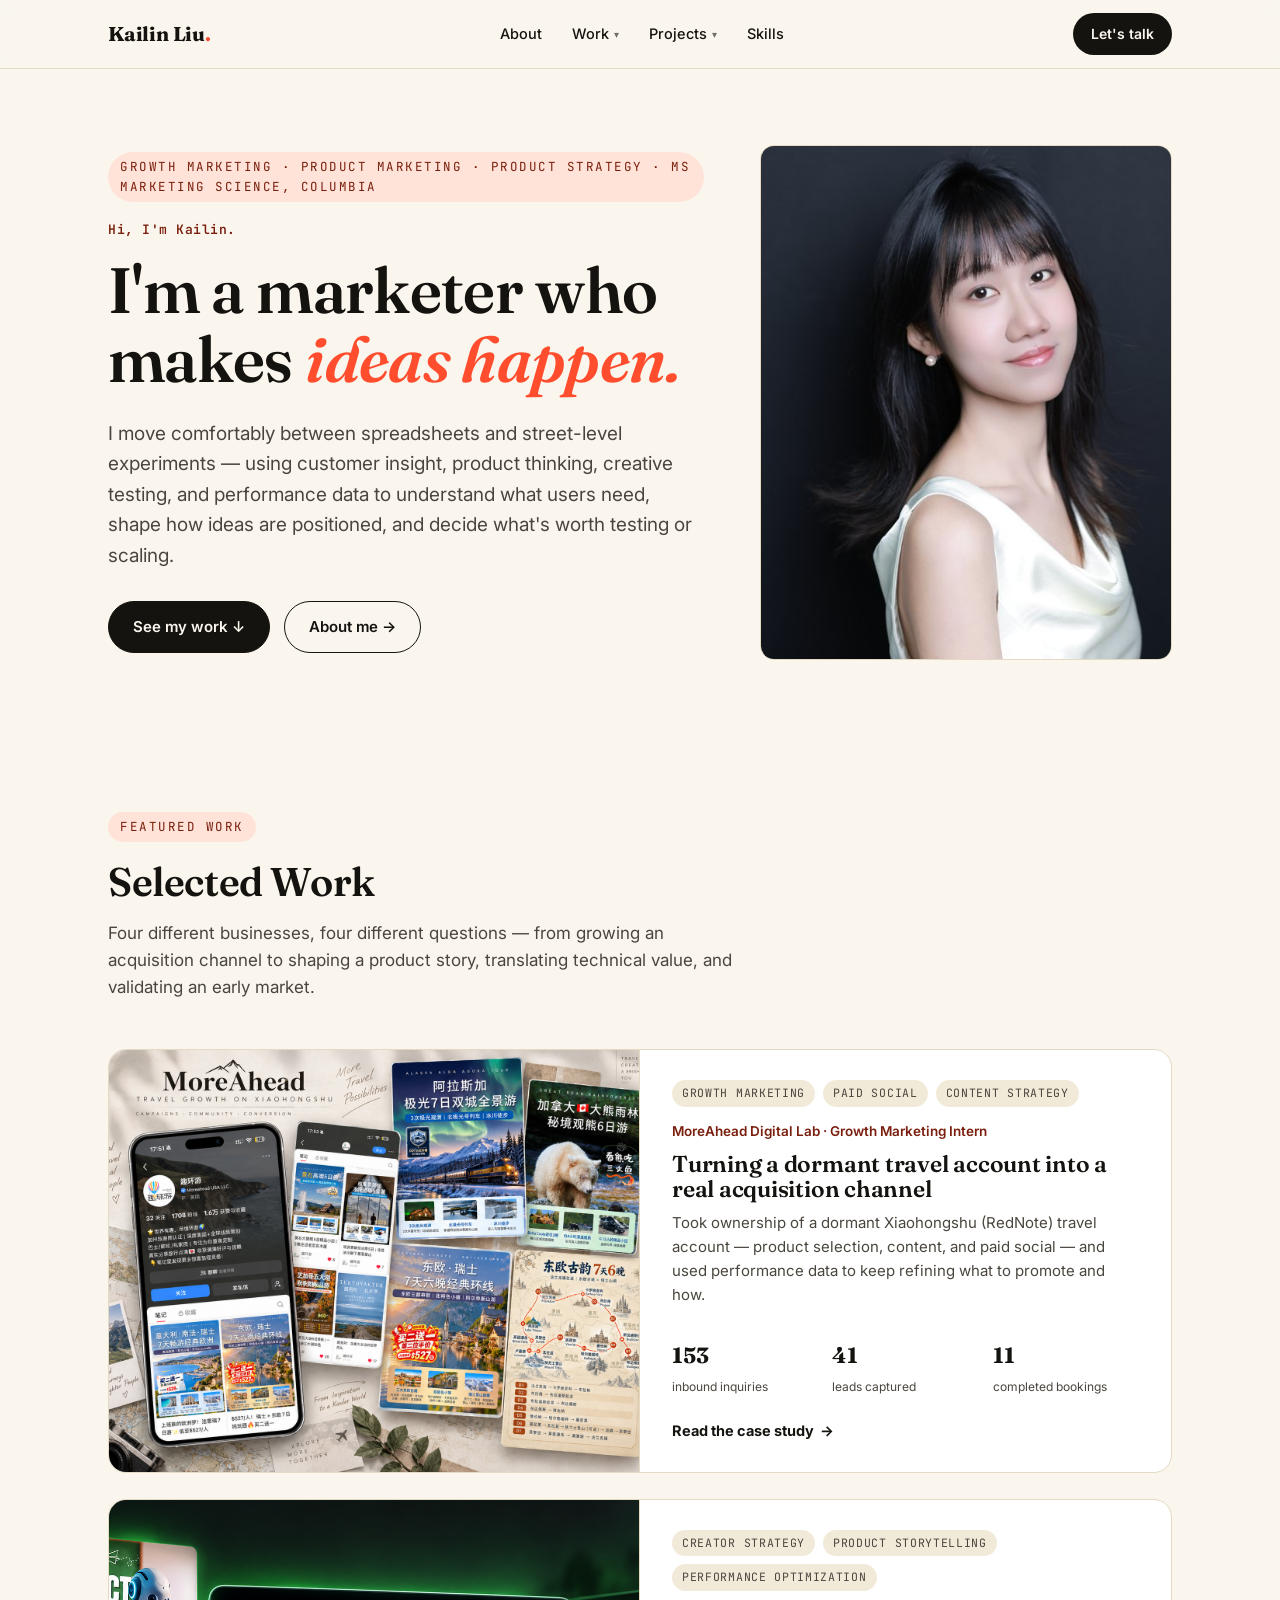
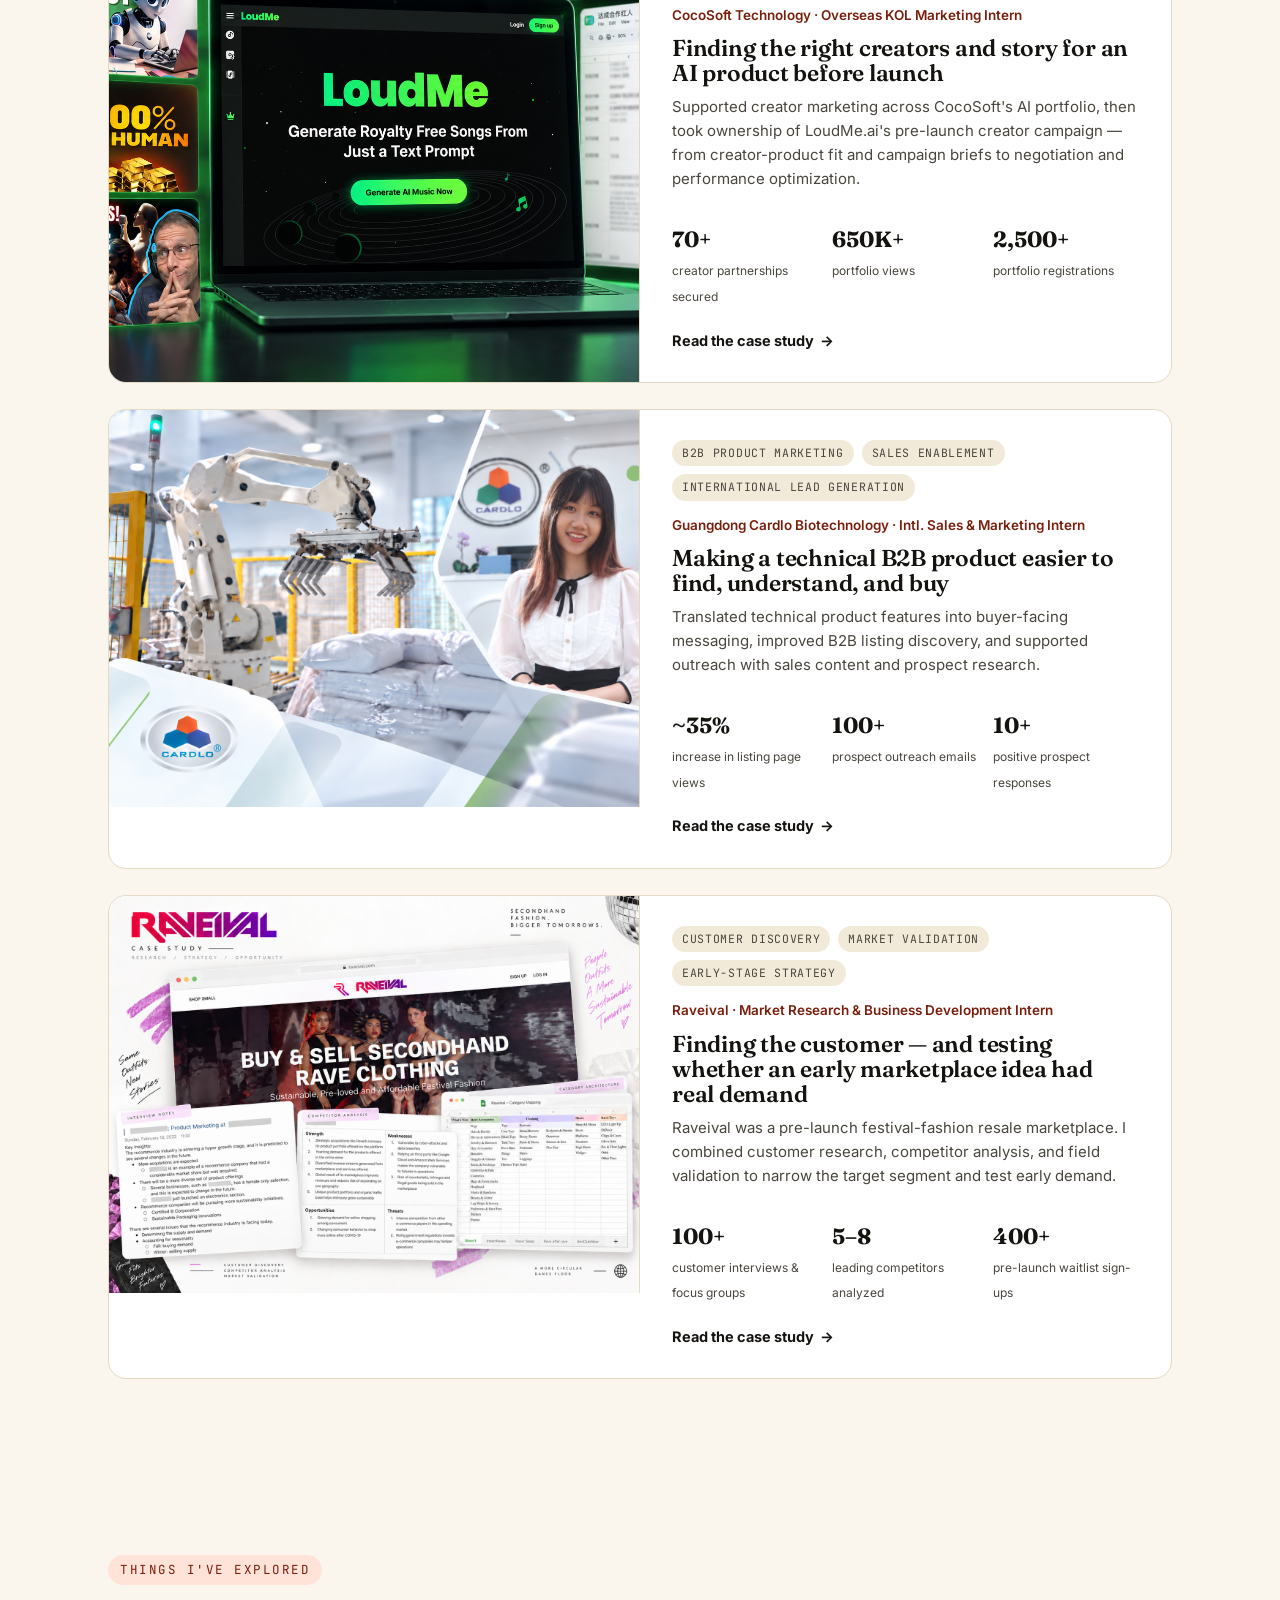
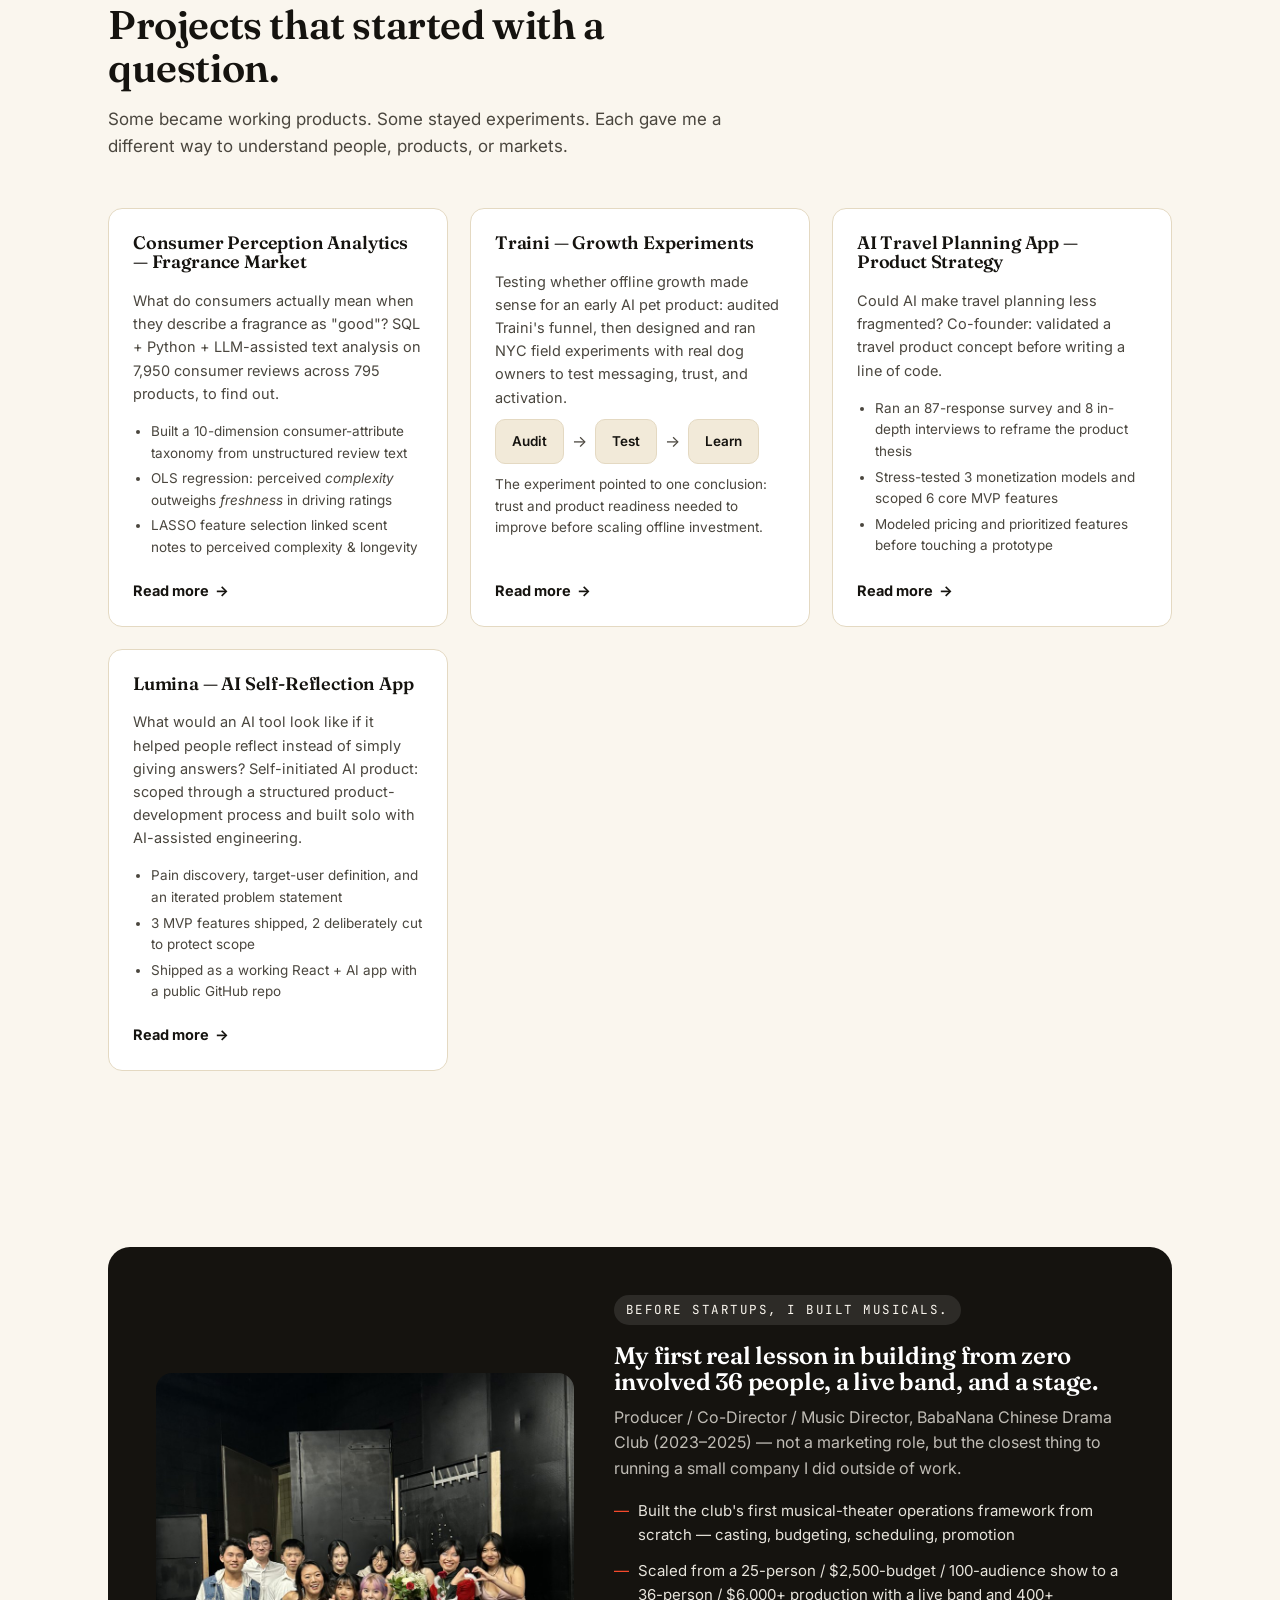
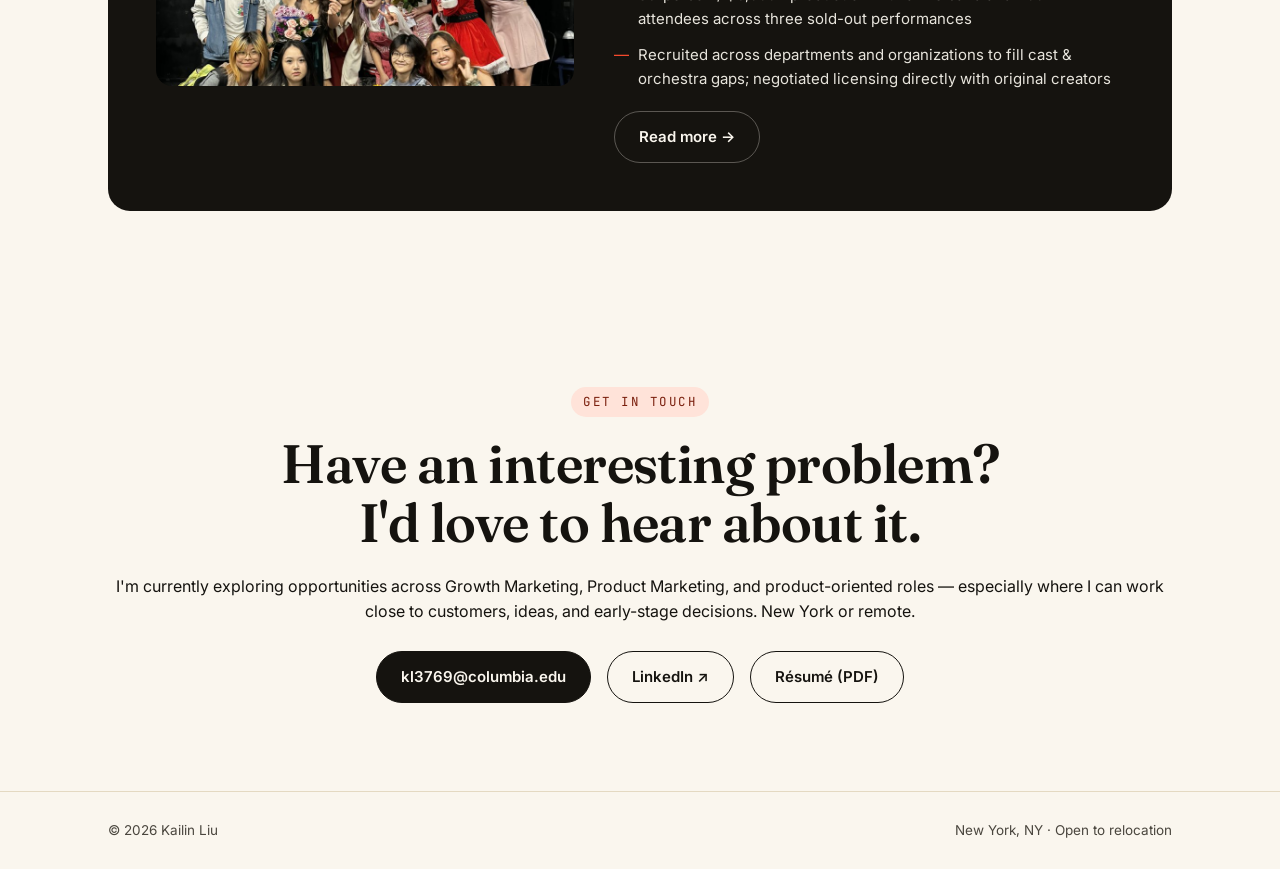
<file: index.html>
<!DOCTYPE html>
<html lang="en">
<head>
<meta charset="UTF-8">
<meta name="viewport" content="width=device-width, initial-scale=1.0">
<title>Kailin Liu — Growth &amp; Product Marketing</title>
<meta name="description" content="Portfolio of Kailin Liu — growth &amp; product marketing, MS Marketing Science @ Columbia Business School.">
<link rel="stylesheet" href="css/style.css">
</head>
<body>

<nav class="site-nav">
  <div class="wrap">
    <a href="index.html" class="logo">Kailin Liu<span>.</span></a>
    <div class="nav-links">
      <a href="about.html">About</a>
      <div class="nav-item">
        <a href="index.html#work">Work <span class="caret">▾</span></a>
        <div class="dropdown">
          <a href="case-studies/xiaohongshu-growth.html">MoreAhead — RedNote Growth Marketing</a>
          <a href="case-studies/loudme-kol.html">CocoSoft Technology — AI Influencer Marketing &amp; Strategy</a>
          <a href="case-studies/cardlo-global-marketing.html">Cardlo Biotechnology — Global B2B Marketing</a>
          <a href="case-studies/raveival.html">Raveival — Market Research &amp; Validation</a>
        </div>
      </div>
      <div class="nav-item">
        <a href="index.html#projects">Projects <span class="caret">▾</span></a>
        <div class="dropdown">
          <a href="projects/fragrance-analytics.html">Consumer Perception Analytics</a>
          <a href="projects/traini-growth-experiments.html">Traini Growth Experiments</a>
          <a href="projects/ai-travel-app.html">AI Travel App</a>
          <a href="projects/lumina-self-reflection.html">Lumina — AI Self-Reflection App</a>
          <a href="projects/babanana.html">BabaNana Production Mgmt.</a>
        </div>
      </div>
      <a href="skills.html">Skills</a>
    </div>
    <a href="index.html#contact" class="nav-cta">Let's talk</a>
  </div>
</nav>

<!-- ============ HERO ============ -->
<header class="hero">
  <div class="wrap hero-grid">
    <div>
      <span class="eyebrow">Growth Marketing · Product Marketing · Product Strategy · MS Marketing Science, Columbia</span>
      <p style="font-family:var(--font-mono); font-size:13px; letter-spacing:.04em; color:var(--accent-ink); font-weight:600; margin:0 0 14px;">Hi, I'm Kailin.</p>
      <h1>I'm a marketer who<br>makes <em>ideas happen.</em></h1>
      <p class="hero-lede">I move comfortably between spreadsheets and street-level experiments — using customer insight, product thinking, creative testing, and performance data to understand what users need, shape how ideas are positioned, and decide what's worth testing or scaling.</p>
      <div class="hero-cta-row">
        <a href="#work" class="btn btn-primary">See my work ↓</a>
        <a href="about.html" class="btn btn-ghost">About me →</a>
      </div>
    </div>
    <figure class="real-fig hero-portrait">
      <img src="assets/portrait.jpg" alt="Kailin Liu portrait">
    </figure>
  </div>
</header>

<!-- ============ FEATURED WORK ============ -->
<section id="work">
  <div class="wrap">
    <div class="section-head">
      <span class="eyebrow">Featured Work</span>
      <h2>Selected Work</h2>
      <p>Four different businesses, four different questions — from growing an acquisition channel to shaping a product story, translating technical value, and validating an early market.</p>
    </div>

    <div class="case-grid">

      <!-- Case 1 -->
      <a class="case-card" href="case-studies/xiaohongshu-growth.html">
        <figure class="real-fig"><img src="assets/xiaohongshu/moreahead-cover.png" alt="MoreAhead — travel growth on Xiaohongshu: campaigns, community, conversion"></figure>
        <div class="case-card-body">
          <div class="case-card-tags"><span class="tag">Growth Marketing</span><span class="tag">Paid Social</span><span class="tag">Content Strategy</span></div>
          <div class="role">MoreAhead Digital Lab · Growth Marketing Intern</div>
          <h3>Turning a dormant travel account into a real acquisition channel</h3>
          <p>Took ownership of a dormant Xiaohongshu (RedNote) travel account — product selection, content, and paid social — and used performance data to keep refining what to promote and how.</p>
          <div class="case-metrics">
            <div><b>153</b><span>inbound inquiries</span></div>
            <div><b>41</b><span>leads captured</span></div>
            <div><b>11</b><span>completed bookings</span></div>
          </div>
          <span class="case-card-link">Read the case study <span class="arrow">→</span></span>
        </div>
      </a>

      <!-- Case 2 -->
      <a class="case-card" href="case-studies/loudme-kol.html">
        <figure class="real-fig"><img src="assets/loudme/loudme-cover.png" alt="LoudMe.ai creator campaign — laptop showing the LoudMe product, YouTube creator videos, and Kailin's KOL outreach tracker"></figure>
        <div class="case-card-body">
          <div class="case-card-tags"><span class="tag">Creator Strategy</span><span class="tag">Product Storytelling</span><span class="tag">Performance Optimization</span></div>
          <div class="role">CocoSoft Technology · Overseas KOL Marketing Intern</div>
          <h3>Finding the right creators and story for an AI product before launch</h3>
          <p>Supported creator marketing across CocoSoft's AI portfolio, then took ownership of LoudMe.ai's pre-launch creator campaign — from creator-product fit and campaign briefs to negotiation and performance optimization.</p>
          <div class="case-metrics">
            <div><b>70+</b><span>creator partnerships secured</span></div>
            <div><b>650K+</b><span>portfolio views</span></div>
            <div><b>2,500+</b><span>portfolio registrations</span></div>
          </div>
          <span class="case-card-link">Read the case study <span class="arrow">→</span></span>
        </div>
      </a>

      <!-- Case 3 -->
      <a class="case-card" href="case-studies/cardlo-global-marketing.html">
        <figure class="real-fig" style="align-self:center;"><img src="assets/cardlo/cardlo-cover.png" alt="Cardlo Biotechnology — factory production floor and Kailin at the company office" style="height:auto;"></figure>
        <div class="case-card-body">
          <div class="case-card-tags"><span class="tag">B2B Product Marketing</span><span class="tag">Sales Enablement</span><span class="tag">International Lead Generation</span></div>
          <div class="role">Guangdong Cardlo Biotechnology · Intl. Sales &amp; Marketing Intern</div>
          <h3>Making a technical B2B product easier to find, understand, and buy</h3>
          <p>Translated technical product features into buyer-facing messaging, improved B2B listing discovery, and supported outreach with sales content and prospect research.</p>
          <div class="case-metrics">
            <div><b>~35%</b><span>increase in listing page views</span></div>
            <div><b>100+</b><span>prospect outreach emails</span></div>
            <div><b>10+</b><span>positive prospect responses</span></div>
          </div>
          <span class="case-card-link">Read the case study <span class="arrow">→</span></span>
        </div>
      </a>

      <!-- Case 4 -->
      <a class="case-card" href="case-studies/raveival.html">
        <figure class="real-fig" style="align-self:center;"><img src="assets/raveival/raveival-cover.png" alt="Raveival — secondhand rave clothing marketplace concept, customer discovery interview notes, competitor analysis, and category mapping spreadsheet" style="height:auto;"></figure>
        <div class="case-card-body">
          <div class="case-card-tags"><span class="tag">Customer Discovery</span><span class="tag">Market Validation</span><span class="tag">Early-Stage Strategy</span></div>
          <div class="role">Raveival · Market Research &amp; Business Development Intern</div>
          <h3>Finding the customer — and testing whether an early marketplace idea had real demand</h3>
          <p>Raveival was a pre-launch festival-fashion resale marketplace. I combined customer research, competitor analysis, and field validation to narrow the target segment and test early demand.</p>
          <div class="case-metrics">
            <div><b>100+</b><span>customer interviews &amp; focus groups</span></div>
            <div><b>5–8</b><span>leading competitors analyzed</span></div>
            <div><b>400+</b><span>pre-launch waitlist sign-ups</span></div>
          </div>
          <span class="case-card-link">Read the case study <span class="arrow">→</span></span>
        </div>
      </a>

    </div>
  </div>
</section>

<!-- ============ MORE PROJECTS ============ -->
<section id="projects">
  <div class="wrap">
    <div class="section-head">
      <span class="eyebrow">Things I've Explored</span>
      <h2>Projects that started with a question.</h2>
      <p>Some became working products. Some stayed experiments. Each gave me a different way to understand people, products, or markets.</p>
    </div>
    <div class="proj-grid">

      <a class="proj-card" href="projects/fragrance-analytics.html">
        <h4>Consumer Perception Analytics — Fragrance Market</h4>
        <p>What do consumers actually mean when they describe a fragrance as "good"? SQL + Python + LLM-assisted text analysis on 7,950 consumer reviews across 795 products, to find out.</p>
        <ul>
          <li>Built a 10-dimension consumer-attribute taxonomy from unstructured review text</li>
          <li>OLS regression: perceived <em>complexity</em> outweighs <em>freshness</em> in driving ratings</li>
          <li>LASSO feature selection linked scent notes to perceived complexity &amp; longevity</li>
        </ul>
        <span class="case-card-link">Read more <span class="arrow">→</span></span>
      </a>

      <a class="proj-card" href="projects/traini-growth-experiments.html">
        <h4>Traini — Growth Experiments</h4>
        <p>Testing whether offline growth made sense for an early AI pet product: audited Traini's funnel, then designed and ran NYC field experiments with real dog owners to test messaging, trust, and activation.</p>
        <div class="cs-flow" style="margin:0;">
          <span class="cs-flow-step">Audit</span><span class="cs-flow-arrow">→</span>
          <span class="cs-flow-step">Test</span><span class="cs-flow-arrow">→</span>
          <span class="cs-flow-step">Learn</span>
        </div>
        <p style="font-size:13.5px; color:var(--ink-soft); margin:0;">The experiment pointed to one conclusion: trust and product readiness needed to improve before scaling offline investment.</p>
        <span class="case-card-link">Read more <span class="arrow">→</span></span>
      </a>

      <a class="proj-card" href="projects/ai-travel-app.html">
        <h4>AI Travel Planning App — Product Strategy</h4>
        <p>Could AI make travel planning less fragmented? Co-founder: validated a travel product concept before writing a line of code.</p>
        <ul>
          <li>Ran an 87-response survey and 8 in-depth interviews to reframe the product thesis</li>
          <li>Stress-tested 3 monetization models and scoped 6 core MVP features</li>
          <li>Modeled pricing and prioritized features before touching a prototype</li>
        </ul>
        <span class="case-card-link">Read more <span class="arrow">→</span></span>
      </a>

      <a class="proj-card" href="projects/lumina-self-reflection.html">
        <h4>Lumina — AI Self-Reflection App</h4>
        <p>What would an AI tool look like if it helped people reflect instead of simply giving answers? Self-initiated AI product: scoped through a structured product-development process and built solo with AI-assisted engineering.</p>
        <ul>
          <li>Pain discovery, target-user definition, and an iterated problem statement</li>
          <li>3 MVP features shipped, 2 deliberately cut to protect scope</li>
          <li>Shipped as a working React + AI app with a public GitHub repo</li>
        </ul>
        <span class="case-card-link">Read more <span class="arrow">→</span></span>
      </a>

    </div>
  </div>
</section>

<!-- ============ LEADERSHIP ============ -->
<section>
  <div class="wrap">
    <div class="leader">
      <figure class="real-fig leader-img"><img src="assets/leader-photo.jpg" alt="Cast and crew backstage after a BabaNana musical performance"></figure>
      <div>
        <span class="eyebrow">Before startups, I built musicals.</span>
        <h2>My first real lesson in building from zero involved 36 people, a live band, and a stage.</h2>
        <p>Producer / Co-Director / Music Director, BabaNana Chinese Drama Club (2023–2025) — not a marketing role, but the closest thing to running a small company I did outside of work.</p>
        <ul>
          <li>Built the club's first musical-theater operations framework from scratch — casting, budgeting, scheduling, promotion</li>
          <li>Scaled from a 25-person / $2,500-budget / 100-audience show to a 36-person / $6,000+ production with a live band and 400+ attendees across three sold-out performances</li>
          <li>Recruited across departments and organizations to fill cast &amp; orchestra gaps; negotiated licensing directly with original creators</li>
        </ul>
        <a href="projects/babanana.html" class="btn btn-ghost" style="margin-top:20px; border-color:rgba(250,246,238,.3); color:var(--paper);">Read more →</a>
      </div>
    </div>
  </div>
</section>

<!-- ============ CONTACT ============ -->
<section id="contact" class="contact">
  <div class="wrap">
    <span class="eyebrow">Get in touch</span>
    <h2>Have an interesting problem?<br>I'd love to hear about it.</h2>
    <p>I'm currently exploring opportunities across Growth Marketing, Product Marketing, and product-oriented roles — especially where I can work close to customers, ideas, and early-stage decisions. New York or remote.</p>
    <div class="contact-row">
      <a href="mailto:kl3769@columbia.edu" class="btn btn-primary">kl3769@columbia.edu</a>
      <a href="https://www.linkedin.com/in/kailinliu1105/" class="btn btn-ghost" target="_blank" rel="noopener">LinkedIn ↗</a>
      <a href="assets/Kailin-Liu-Resume.pdf" class="btn btn-ghost">Résumé (PDF)</a>
    </div>
  </div>
</section>

<footer>
  <div class="wrap">
    <span>© 2026 Kailin Liu</span>
    <span>New York, NY · Open to relocation</span>
  </div>
</footer>

<script src="js/main.js"></script>
</body>
</html>
</file>
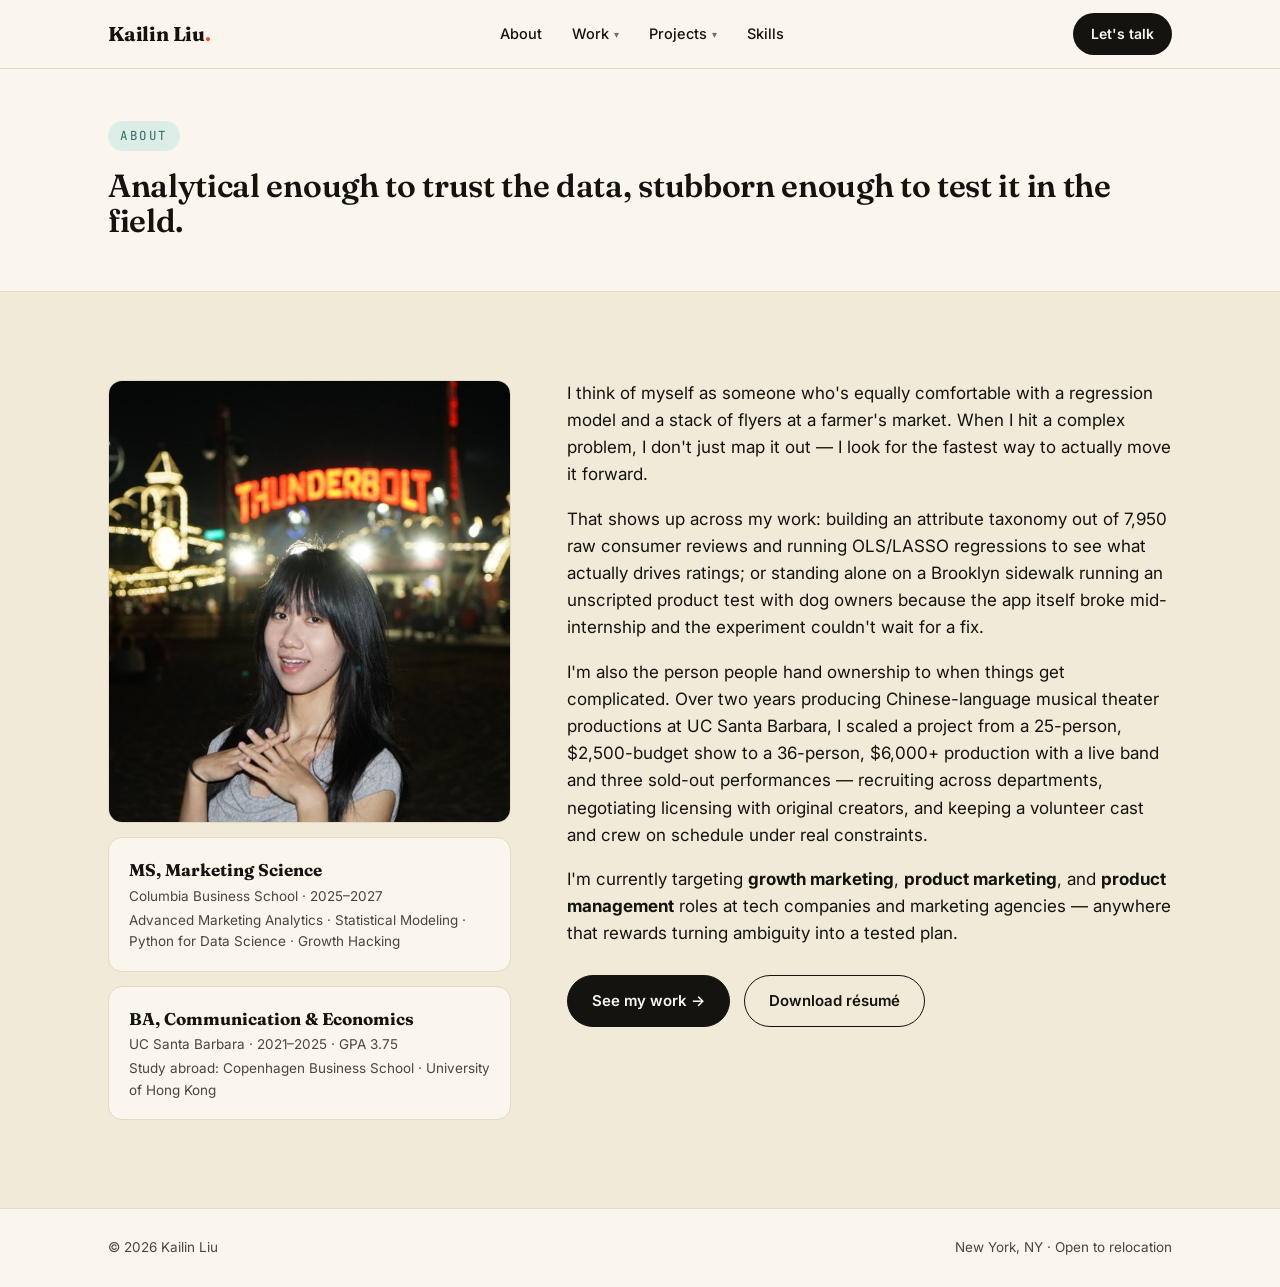
<file: about.html>
<!DOCTYPE html>
<html lang="en">
<head>
<meta charset="UTF-8">
<meta name="viewport" content="width=device-width, initial-scale=1.0">
<title>About — Kailin Liu</title>
<meta name="description" content="About Kailin Liu — growth &amp; product marketing, MS Marketing Science @ Columbia Business School.">
<link rel="stylesheet" href="css/style.css">
</head>
<body>

<nav class="site-nav">
  <div class="wrap">
    <a href="index.html" class="logo">Kailin Liu<span>.</span></a>
    <div class="nav-links">
      <a href="about.html">About</a>
      <div class="nav-item">
        <a href="index.html#work">Work <span class="caret">▾</span></a>
        <div class="dropdown">
          <a href="case-studies/xiaohongshu-growth.html">MoreAhead — RedNote Growth Marketing</a>
          <a href="case-studies/loudme-kol.html">CocoSoft Technology — AI Influencer Marketing &amp; Strategy</a>
          <a href="case-studies/cardlo-global-marketing.html">Cardlo Biotechnology — Global B2B Marketing</a>
          <a href="case-studies/raveival.html">Raveival — Market Research &amp; Validation</a>
        </div>
      </div>
      <div class="nav-item">
        <a href="index.html#projects">Projects <span class="caret">▾</span></a>
        <div class="dropdown">
          <a href="projects/fragrance-analytics.html">Consumer Perception Analytics</a>
          <a href="projects/traini-growth-experiments.html">Traini Growth Experiments</a>
          <a href="projects/babanana.html">BabaNana Production Mgmt.</a>
          <a href="projects/lumina-self-reflection.html">Lumina — AI Self-Reflection App</a>
          <a href="projects/ai-travel-app.html">AI Travel App</a>
        </div>
      </div>
      <a href="skills.html">Skills</a>
    </div>
    <a href="index.html#contact" class="nav-cta">Let's talk</a>
  </div>
</nav>

<header class="cs-hero">
  <div class="wrap">
    <span class="eyebrow teal">About</span>
    <h1>Analytical enough to trust the data, stubborn enough to test it in the field.</h1>
  </div>
</header>

<section class="about">
  <div class="wrap about-grid">
    <div>
      <figure class="real-fig about-photo"><img src="assets/about-photo.jpg" alt="Kailin Liu at Coney Island"></figure>
      <div class="edu-card">
        <b>MS, Marketing Science</b>
        <span>Columbia Business School · 2025–2027</span>
        <span>Advanced Marketing Analytics · Statistical Modeling · Python for Data Science · Growth Hacking</span>
      </div>
      <div class="edu-card">
        <b>BA, Communication &amp; Economics</b>
        <span>UC Santa Barbara · 2021–2025 · GPA 3.75</span>
        <span>Study abroad: Copenhagen Business School · University of Hong Kong</span>
      </div>
    </div>
    <div class="about-body">
      <p>I think of myself as someone who's equally comfortable with a regression model and a stack of flyers at a farmer's market. When I hit a complex problem, I don't just map it out — I look for the fastest way to actually move it forward.</p>
      <p>That shows up across my work: building an attribute taxonomy out of 7,950 raw consumer reviews and running OLS/LASSO regressions to see what actually drives ratings; or standing alone on a Brooklyn sidewalk running an unscripted product test with dog owners because the app itself broke mid-internship and the experiment couldn't wait for a fix.</p>
      <p>I'm also the person people hand ownership to when things get complicated. Over two years producing Chinese-language musical theater productions at UC Santa Barbara, I scaled a project from a 25-person, $2,500-budget show to a 36-person, $6,000+ production with a live band and three sold-out performances — recruiting across departments, negotiating licensing with original creators, and keeping a volunteer cast and crew on schedule under real constraints.</p>
      <p>I'm currently targeting <b>growth marketing</b>, <b>product marketing</b>, and <b>product management</b> roles at tech companies and marketing agencies — anywhere that rewards turning ambiguity into a tested plan.</p>
      <div class="hero-cta-row" style="margin-top:28px;">
        <a href="index.html#work" class="btn btn-primary">See my work →</a>
        <a href="assets/Kailin-Liu-Resume.pdf" class="btn btn-ghost">Download résumé</a>
      </div>
    </div>
  </div>
</section>

<footer>
  <div class="wrap">
    <span>© 2026 Kailin Liu</span>
    <span>New York, NY · Open to relocation</span>
  </div>
</footer>

<script src="js/main.js"></script>
</body>
</html>
</file>
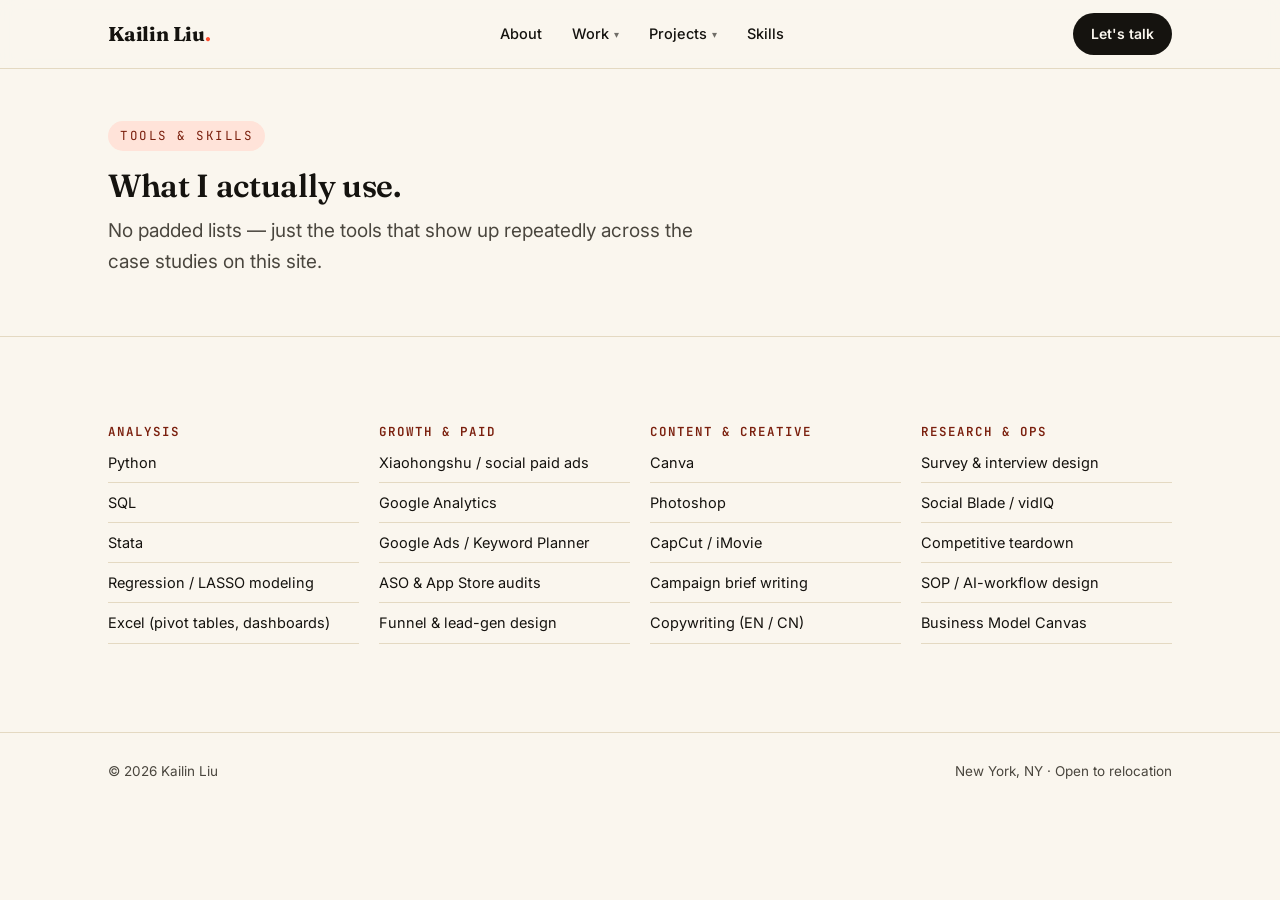
<file: skills.html>
<!DOCTYPE html>
<html lang="en">
<head>
<meta charset="UTF-8">
<meta name="viewport" content="width=device-width, initial-scale=1.0">
<title>Skills — Kailin Liu</title>
<meta name="description" content="Tools and skills — Kailin Liu, growth &amp; product marketing.">
<link rel="stylesheet" href="css/style.css">
</head>
<body>

<nav class="site-nav">
  <div class="wrap">
    <a href="index.html" class="logo">Kailin Liu<span>.</span></a>
    <div class="nav-links">
      <a href="about.html">About</a>
      <div class="nav-item">
        <a href="index.html#work">Work <span class="caret">▾</span></a>
        <div class="dropdown">
          <a href="case-studies/xiaohongshu-growth.html">MoreAhead — RedNote Growth Marketing</a>
          <a href="case-studies/loudme-kol.html">CocoSoft Technology — AI Influencer Marketing &amp; Strategy</a>
          <a href="case-studies/cardlo-global-marketing.html">Cardlo Biotechnology — Global B2B Marketing</a>
          <a href="case-studies/raveival.html">Raveival — Market Research &amp; Validation</a>
        </div>
      </div>
      <div class="nav-item">
        <a href="index.html#projects">Projects <span class="caret">▾</span></a>
        <div class="dropdown">
          <a href="projects/fragrance-analytics.html">Consumer Perception Analytics</a>
          <a href="projects/traini-growth-experiments.html">Traini Growth Experiments</a>
          <a href="projects/babanana.html">BabaNana Production Mgmt.</a>
          <a href="projects/lumina-self-reflection.html">Lumina — AI Self-Reflection App</a>
          <a href="projects/ai-travel-app.html">AI Travel App</a>
        </div>
      </div>
      <a href="skills.html">Skills</a>
    </div>
    <a href="index.html#contact" class="nav-cta">Let's talk</a>
  </div>
</nav>

<header class="cs-hero">
  <div class="wrap">
    <span class="eyebrow">Tools &amp; Skills</span>
    <h1>What I actually use.</h1>
    <p class="hero-lede">No padded lists — just the tools that show up repeatedly across the case studies on this site.</p>
  </div>
</header>

<section>
  <div class="wrap">
    <div class="skills-grid">
      <div class="skill-col">
        <h4>Analysis</h4>
        <ul>
          <li>Python</li><li>SQL</li><li>Stata</li><li>Regression / LASSO modeling</li><li>Excel (pivot tables, dashboards)</li>
        </ul>
      </div>
      <div class="skill-col">
        <h4>Growth &amp; Paid</h4>
        <ul>
          <li>Xiaohongshu / social paid ads</li><li>Google Analytics</li><li>Google Ads / Keyword Planner</li><li>ASO &amp; App Store audits</li><li>Funnel &amp; lead-gen design</li>
        </ul>
      </div>
      <div class="skill-col">
        <h4>Content &amp; Creative</h4>
        <ul>
          <li>Canva</li><li>Photoshop</li><li>CapCut / iMovie</li><li>Campaign brief writing</li><li>Copywriting (EN / CN)</li>
        </ul>
      </div>
      <div class="skill-col">
        <h4>Research &amp; Ops</h4>
        <ul>
          <li>Survey &amp; interview design</li><li>Social Blade / vidIQ</li><li>Competitive teardown</li><li>SOP / AI-workflow design</li><li>Business Model Canvas</li>
        </ul>
      </div>
    </div>
  </div>
</section>

<footer>
  <div class="wrap">
    <span>© 2026 Kailin Liu</span>
    <span>New York, NY · Open to relocation</span>
  </div>
</footer>

<script src="js/main.js"></script>
</body>
</html>
</file>
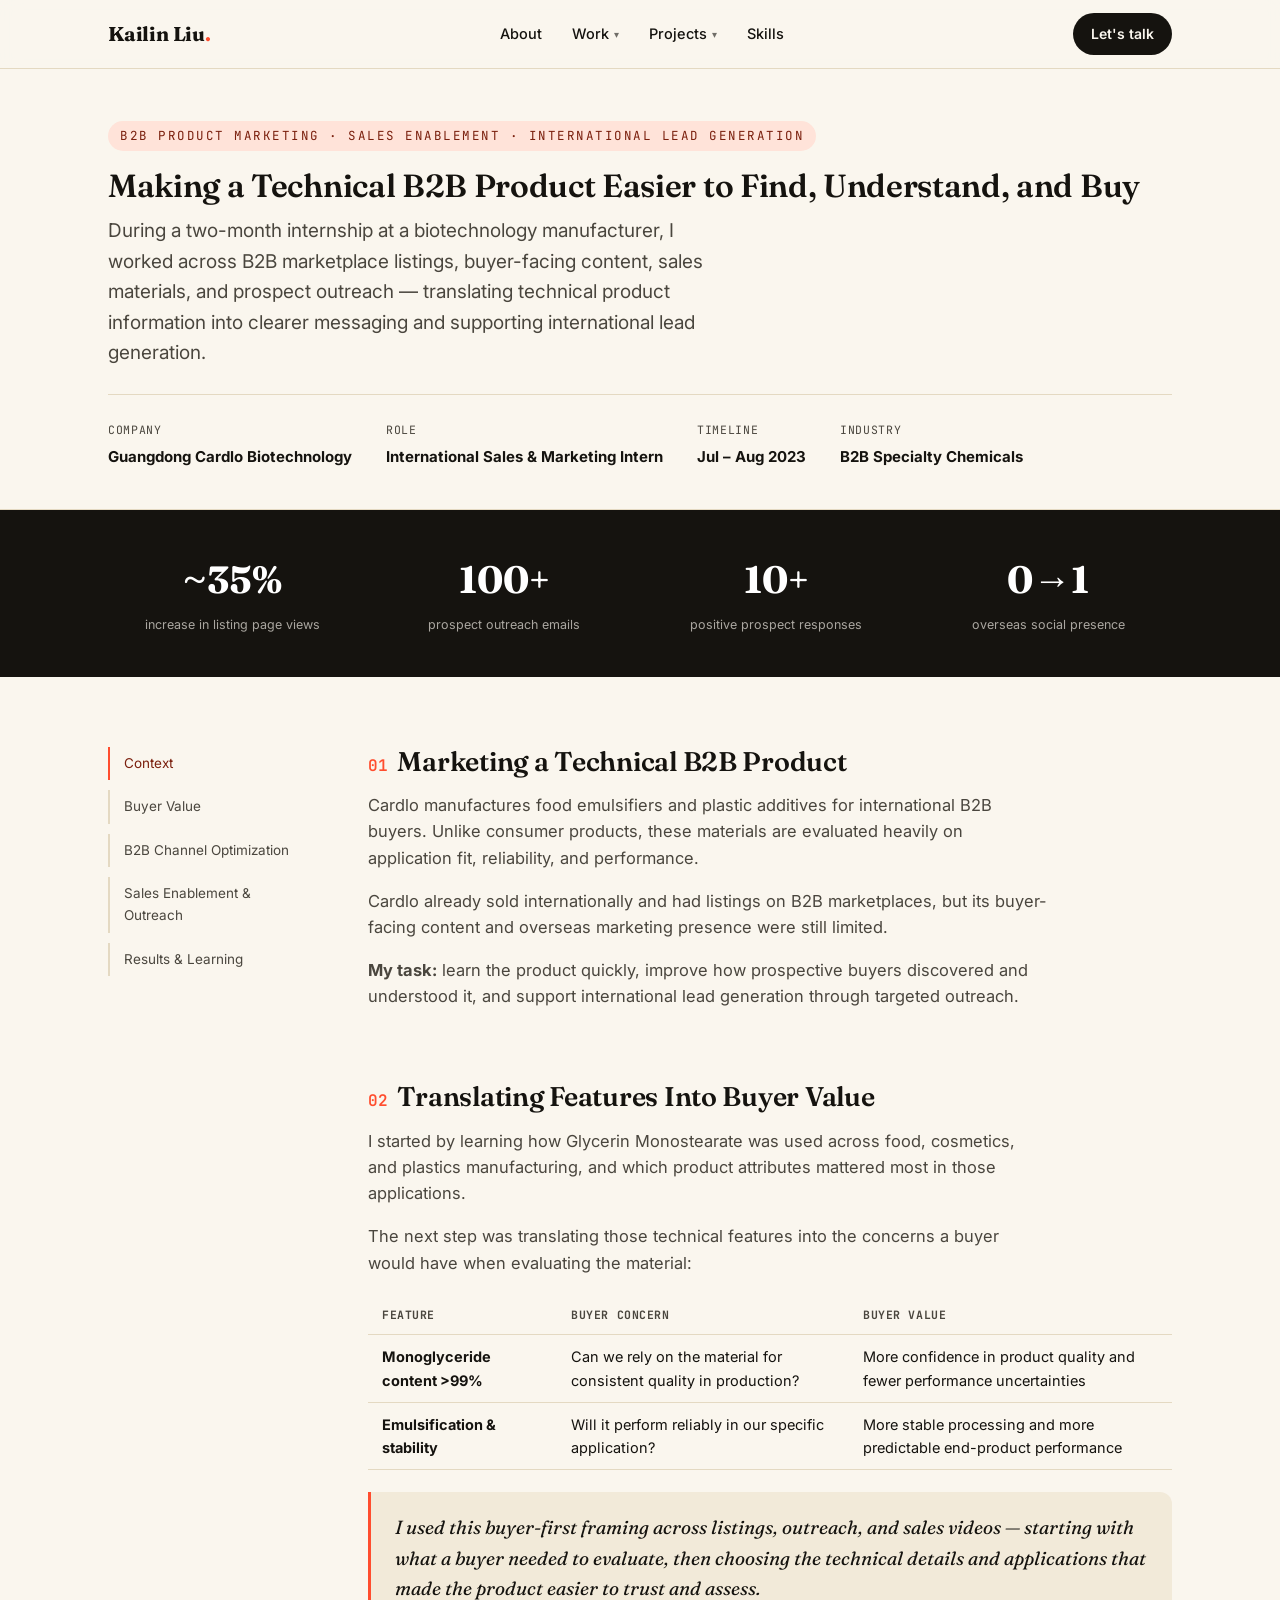
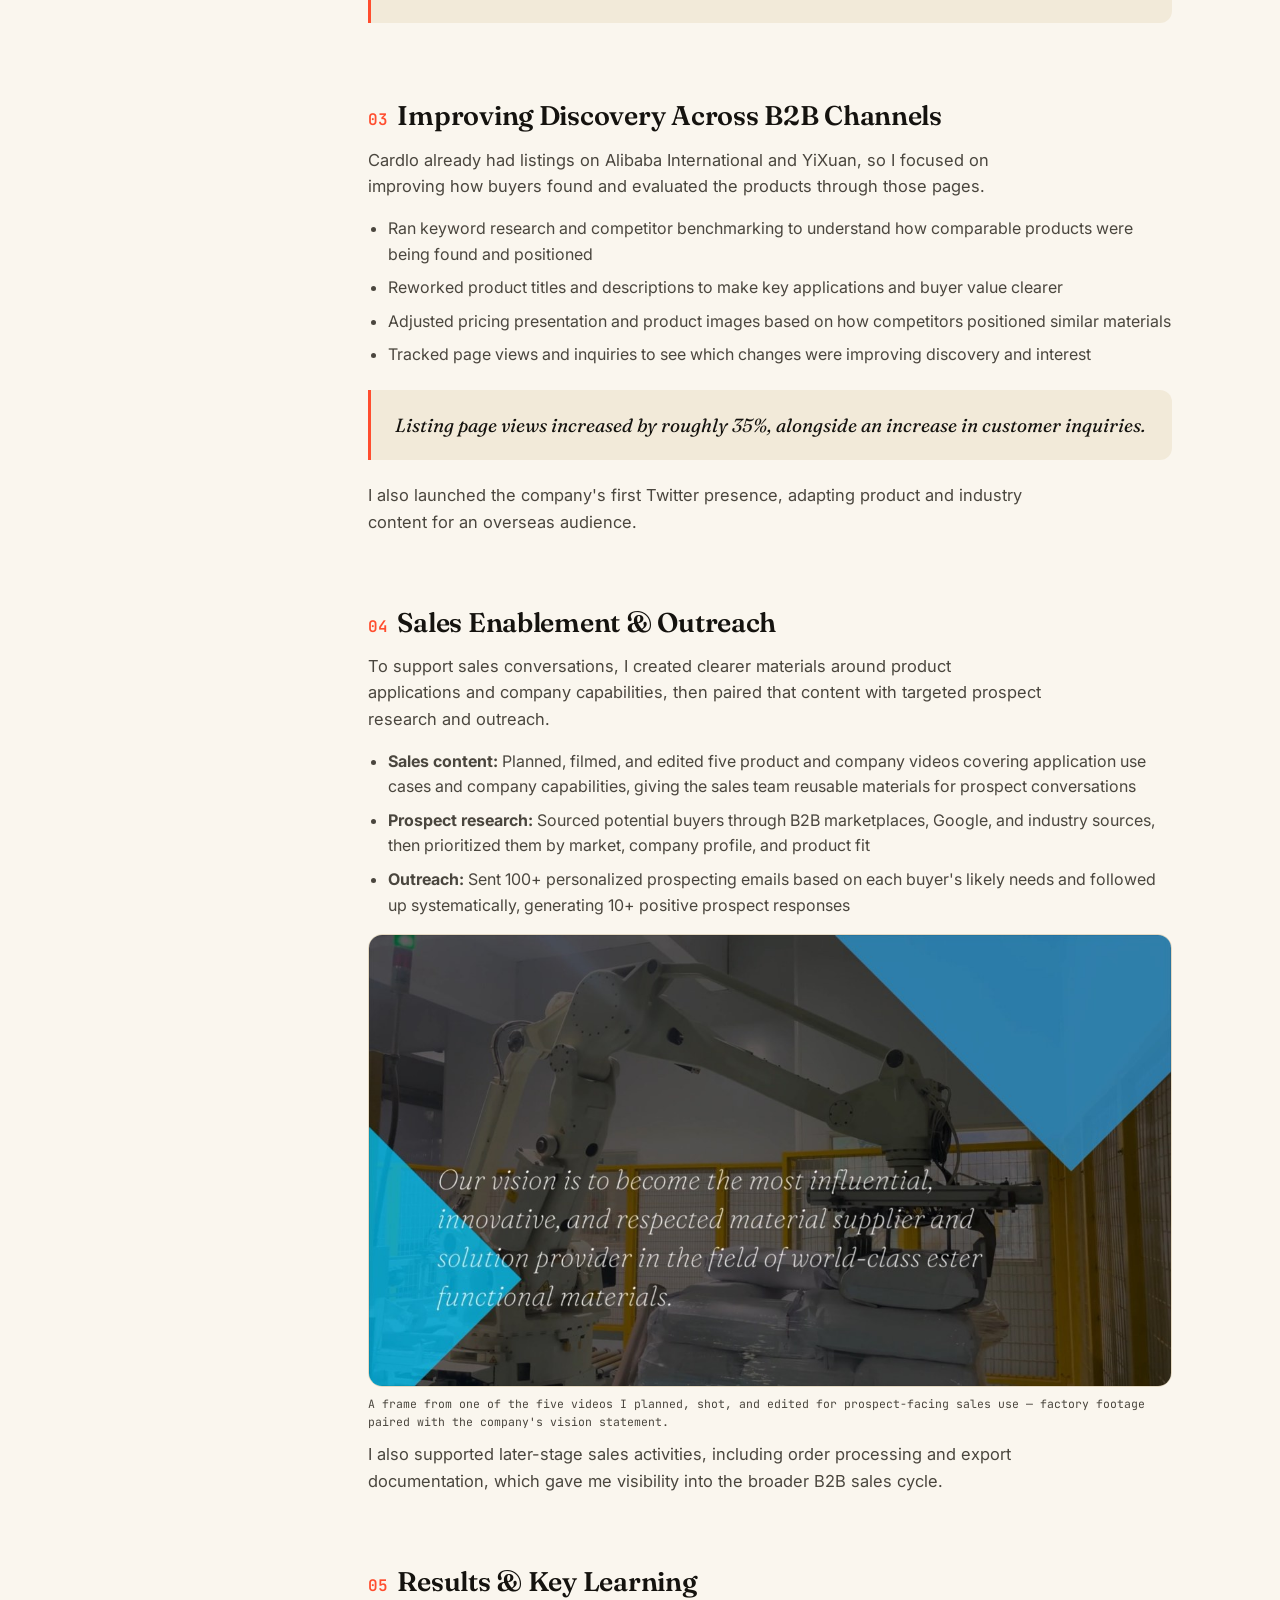
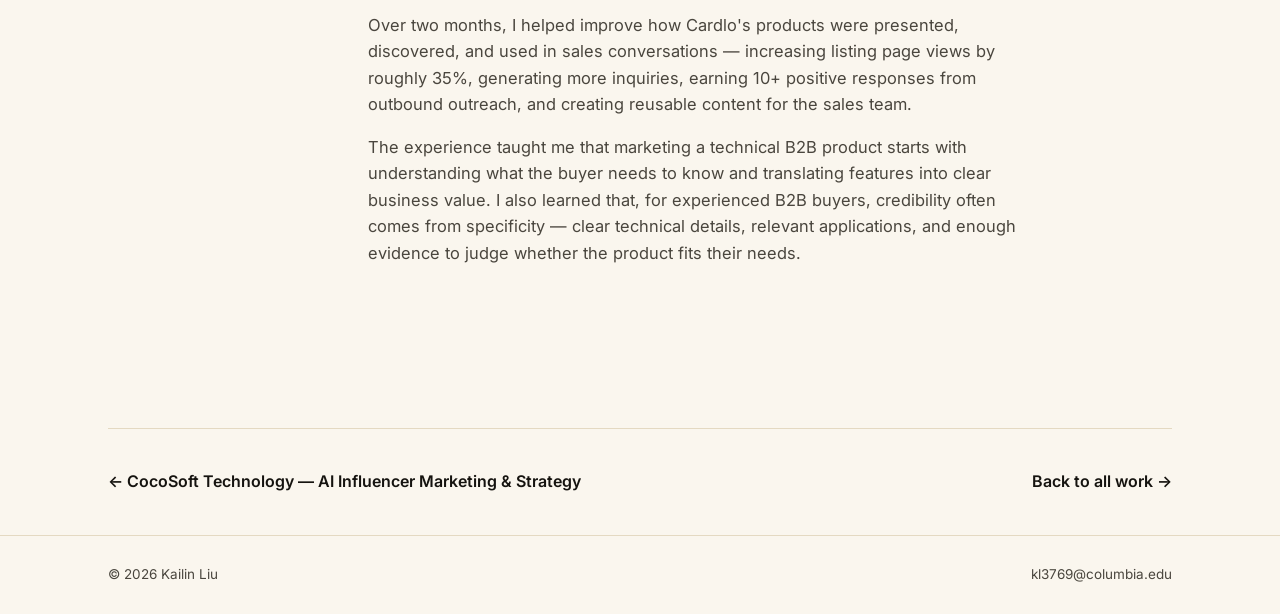
<file: case-studies/cardlo-global-marketing.html>
<!DOCTYPE html>
<html lang="en">
<head>
<meta charset="UTF-8">
<meta name="viewport" content="width=device-width, initial-scale=1.0">
<title>Cardlo Global Marketing Case Study — Kailin Liu</title>
<link rel="stylesheet" href="../css/style.css">
</head>
<body>

<nav class="site-nav">
  <div class="wrap">
    <a href="../index.html" class="logo">Kailin Liu<span>.</span></a>
    <div class="nav-links">
      <a href="../about.html">About</a>
      <div class="nav-item">
        <a href="../index.html#work">Work <span class="caret">▾</span></a>
        <div class="dropdown">
          <a href="xiaohongshu-growth.html">MoreAhead — RedNote Growth Marketing</a>
          <a href="loudme-kol.html">CocoSoft Technology — AI Influencer Marketing &amp; Strategy</a>
          <a href="cardlo-global-marketing.html">Cardlo Biotechnology — Global B2B Marketing</a>
          <a href="raveival.html">Raveival — Market Research &amp; Validation</a>
        </div>
      </div>
      <div class="nav-item">
        <a href="../index.html#projects">Projects <span class="caret">▾</span></a>
        <div class="dropdown">
          <a href="../projects/fragrance-analytics.html">Consumer Perception Analytics</a>
          <a href="../projects/traini-growth-experiments.html">Traini Growth Experiments</a>
          <a href="../projects/babanana.html">BabaNana Production Mgmt.</a>
          <a href="../projects/lumina-self-reflection.html">Lumina — AI Self-Reflection App</a>
          <a href="../projects/ai-travel-app.html">AI Travel App</a>
        </div>
      </div>
      <a href="../skills.html">Skills</a>
    </div>
    <a href="../index.html#contact" class="nav-cta">Let's talk</a>
  </div>
</nav>

<header class="cs-hero">
  <div class="wrap">
    <span class="eyebrow">B2B Product Marketing · Sales Enablement · International Lead Generation</span>
    <h1>Making a Technical B2B Product Easier to Find, Understand, and Buy</h1>
    <p class="hero-lede">During a two-month internship at a biotechnology manufacturer, I worked across B2B marketplace listings, buyer-facing content, sales materials, and prospect outreach — translating technical product information into clearer messaging and supporting international lead generation.</p>
    <div class="cs-meta">
      <div><span>Company</span><b>Guangdong Cardlo Biotechnology</b></div>
      <div><span>Role</span><b>International Sales &amp; Marketing Intern</b></div>
      <div><span>Timeline</span><b>Jul – Aug 2023</b></div>
      <div><span>Industry</span><b>B2B Specialty Chemicals</b></div>
    </div>
  </div>
</header>

<div class="cs-stats-band">
  <div class="wrap">
    <div><b>~35%</b><span>increase in listing page views</span></div>
    <div><b>100+</b><span>prospect outreach emails</span></div>
    <div><b>10+</b><span>positive prospect responses</span></div>
    <div><b>0→1</b><span>overseas social presence</span></div>
  </div>
</div>

<div class="cs-body">
  <div class="wrap cs-layout">

    <nav class="cs-toc">
      <a href="#context">Context</a>
      <a href="#value">Buyer Value</a>
      <a href="#discovery">B2B Channel Optimization</a>
      <a href="#outreach">Sales Enablement &amp; Outreach</a>
      <a href="#results">Results &amp; Learning</a>
    </nav>

    <div class="cs-content">

      <section id="context">
        <h2><span class="num">01</span>Marketing a Technical B2B Product</h2>
        <p>Cardlo manufactures food emulsifiers and plastic additives for international B2B buyers. Unlike consumer products, these materials are evaluated heavily on application fit, reliability, and performance.</p>
        <p>Cardlo already sold internationally and had listings on B2B marketplaces, but its buyer-facing content and overseas marketing presence were still limited.</p>
        <p><b>My task:</b> learn the product quickly, improve how prospective buyers discovered and understood it, and support international lead generation through targeted outreach.</p>
      </section>

      <section id="value">
        <h2><span class="num">02</span>Translating Features Into Buyer Value</h2>
        <p>I started by learning how Glycerin Monostearate was used across food, cosmetics, and plastics manufacturing, and which product attributes mattered most in those applications.</p>
        <p>The next step was translating those technical features into the concerns a buyer would have when evaluating the material:</p>
        <table class="cs-data-table">
          <tr><th>Feature</th><th>Buyer Concern</th><th>Buyer Value</th></tr>
          <tr><td><b>Monoglyceride content &gt;99%</b></td><td>Can we rely on the material for consistent quality in production?</td><td>More confidence in product quality and fewer performance uncertainties</td></tr>
          <tr><td><b>Emulsification &amp; stability</b></td><td>Will it perform reliably in our specific application?</td><td>More stable processing and more predictable end-product performance</td></tr>
        </table>
        <div class="cs-callout">I used this buyer-first framing across listings, outreach, and sales videos — starting with what a buyer needed to evaluate, then choosing the technical details and applications that made the product easier to trust and assess.</div>
      </section>

      <section id="discovery">
        <h2><span class="num">03</span>Improving Discovery Across B2B Channels</h2>
        <p>Cardlo already had listings on Alibaba International and YiXuan, so I focused on improving how buyers found and evaluated the products through those pages.</p>
        <ul style="max-width:none;">
          <li>Ran keyword research and competitor benchmarking to understand how comparable products were being found and positioned</li>
          <li>Reworked product titles and descriptions to make key applications and buyer value clearer</li>
          <li>Adjusted pricing presentation and product images based on how competitors positioned similar materials</li>
          <li>Tracked page views and inquiries to see which changes were improving discovery and interest</li>
        </ul>
        <div class="cs-callout">Listing page views increased by roughly 35%, alongside an increase in customer inquiries.</div>
        <p>I also launched the company's first Twitter presence, adapting product and industry content for an overseas audience.</p>
      </section>

      <section id="outreach">
        <h2><span class="num">04</span>Sales Enablement &amp; Outreach</h2>
        <p>To support sales conversations, I created clearer materials around product applications and company capabilities, then paired that content with targeted prospect research and outreach.</p>
        <ul style="max-width:none;">
          <li><b>Sales content:</b> Planned, filmed, and edited five product and company videos covering application use cases and company capabilities, giving the sales team reusable materials for prospect conversations</li>
          <li><b>Prospect research:</b> Sourced potential buyers through B2B marketplaces, Google, and industry sources, then prioritized them by market, company profile, and product fit</li>
          <li><b>Outreach:</b> Sent 100+ personalized prospecting emails based on each buyer's likely needs and followed up systematically, generating 10+ positive prospect responses</li>
        </ul>
        <figure class="real-fig">
          <img src="../assets/cardlo/video-still-vision.jpg" alt="Still from a company video showing factory production equipment with the company's vision statement overlaid">
          <p class="img-caption" style="max-width:none;">A frame from one of the five videos I planned, shot, and edited for prospect-facing sales use — factory footage paired with the company's vision statement.</p>
        </figure>
        <p>I also supported later-stage sales activities, including order processing and export documentation, which gave me visibility into the broader B2B sales cycle.</p>
      </section>

      <section id="results">
        <h2><span class="num">05</span>Results &amp; Key Learning</h2>
        <p>Over two months, I helped improve how Cardlo's products were presented, discovered, and used in sales conversations — increasing listing page views by roughly 35%, generating more inquiries, earning 10+ positive responses from outbound outreach, and creating reusable content for the sales team.</p>
        <p>The experience taught me that marketing a technical B2B product starts with understanding what the buyer needs to know and translating features into clear business value. I also learned that, for experienced B2B buyers, credibility often comes from specificity — clear technical details, relevant applications, and enough evidence to judge whether the product fits their needs.</p>
      </section>

    </div>
  </div>
</div>

<div class="wrap">
  <div class="cs-nextprev">
    <a href="loudme-kol.html">← CocoSoft Technology — AI Influencer Marketing &amp; Strategy</a>
    <a href="../index.html#work">Back to all work →</a>
  </div>
</div>

<footer style="margin-top:40px;">
  <div class="wrap">
    <span>© 2026 Kailin Liu</span>
    <a href="mailto:kl3769@columbia.edu">kl3769@columbia.edu</a>
  </div>
</footer>

<script src="../js/main.js"></script>
</body>
</html>
</file>
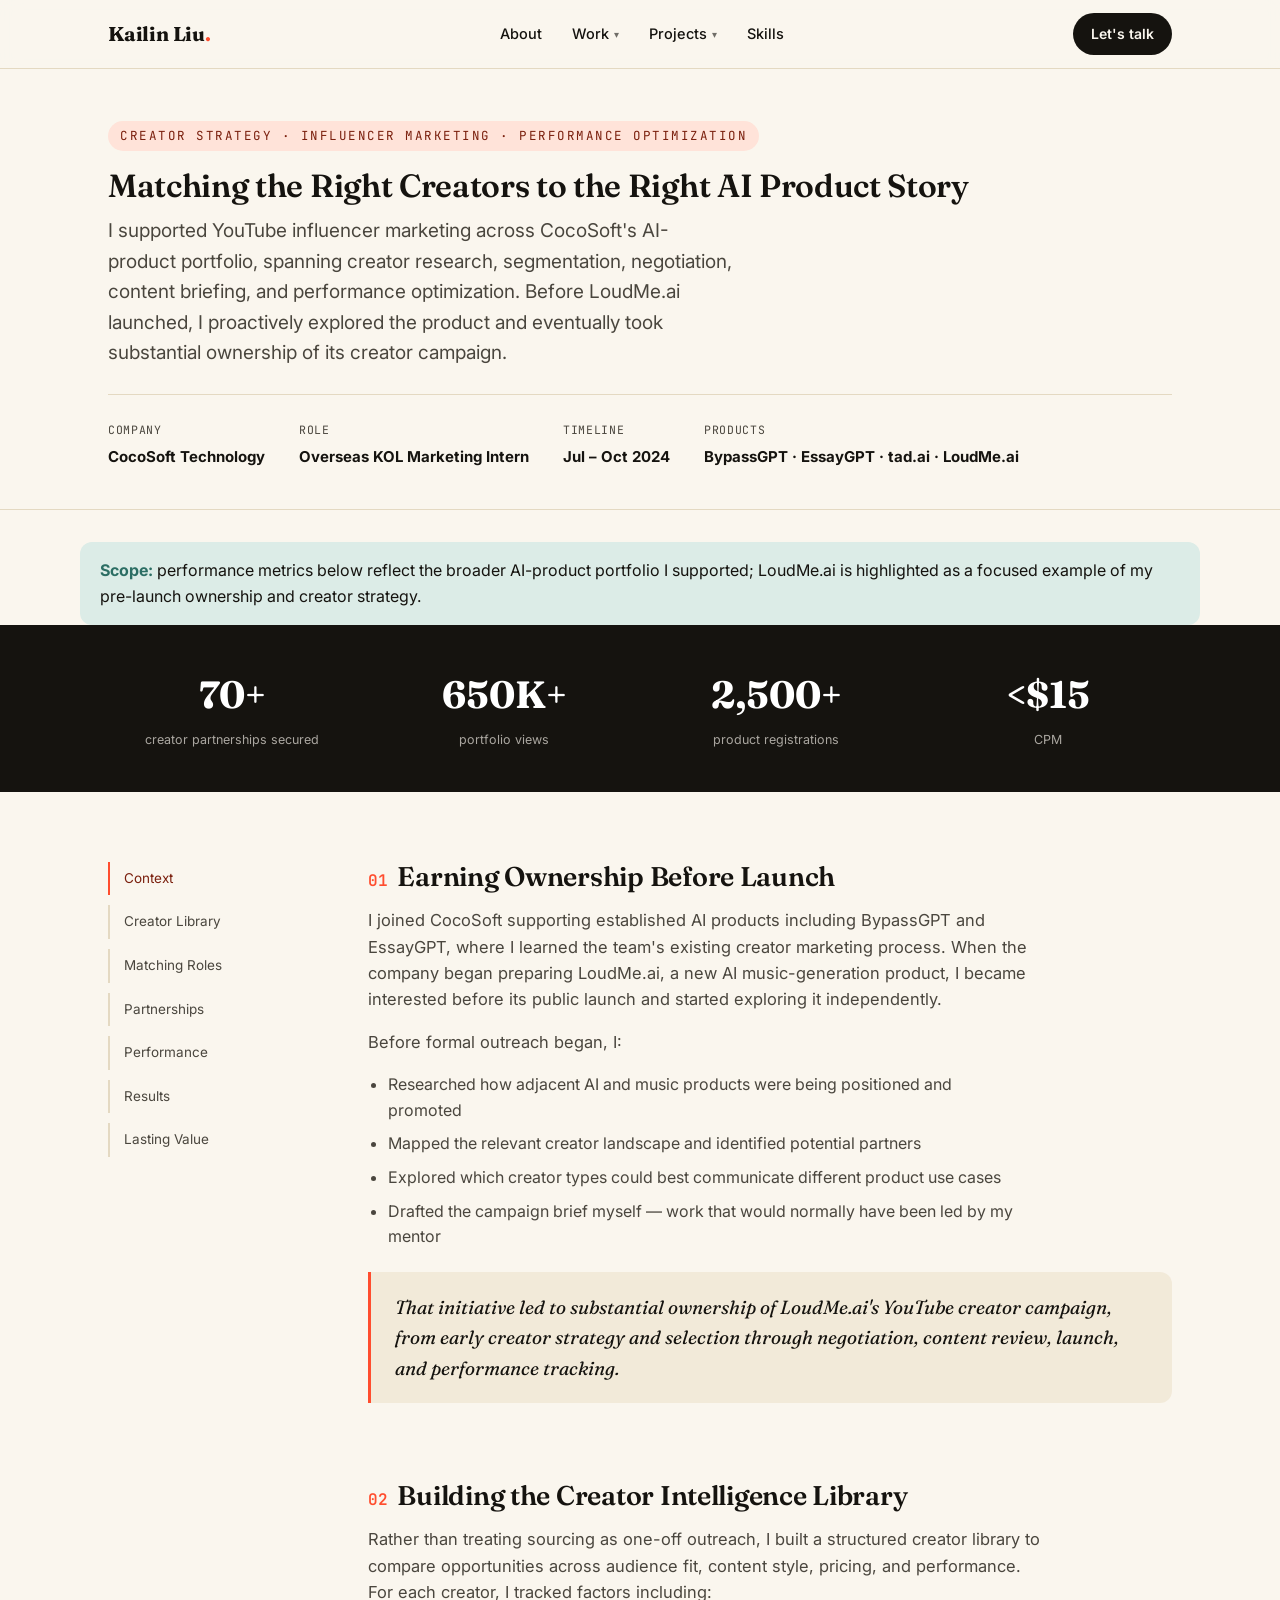
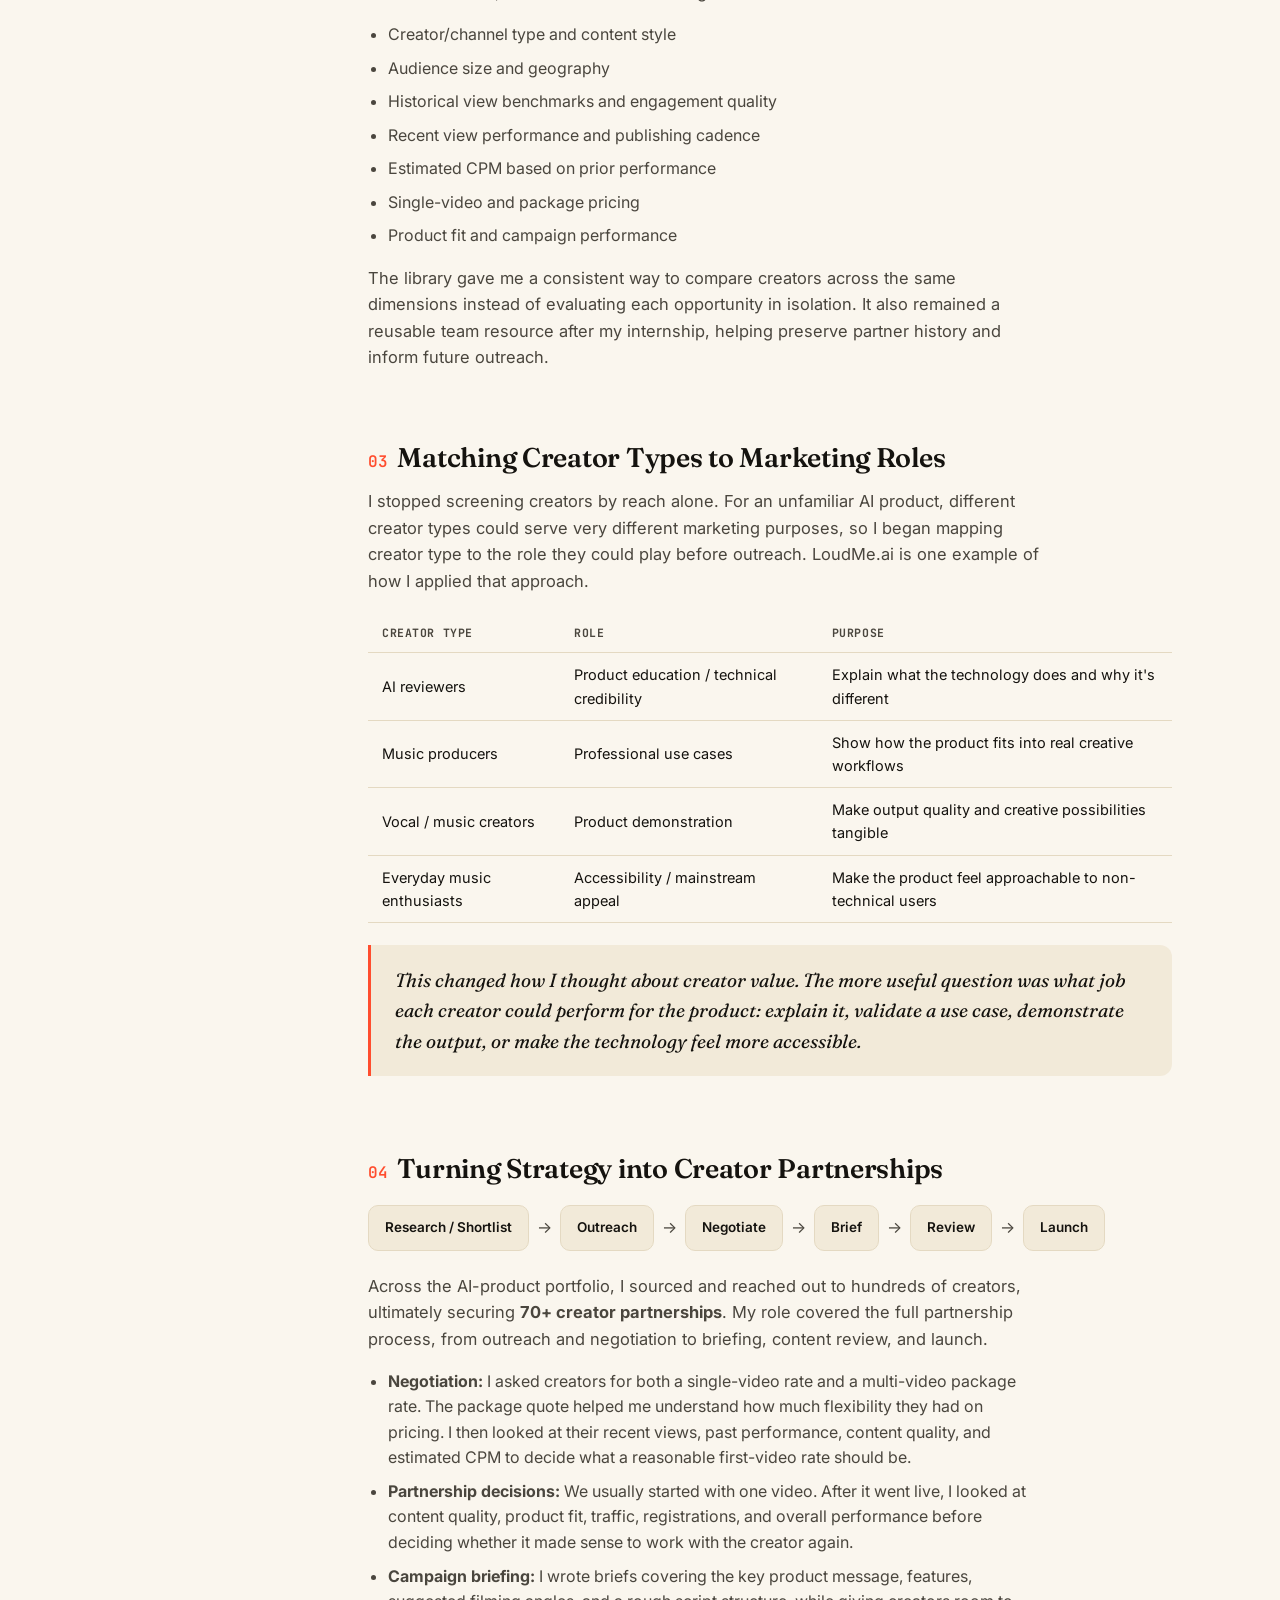
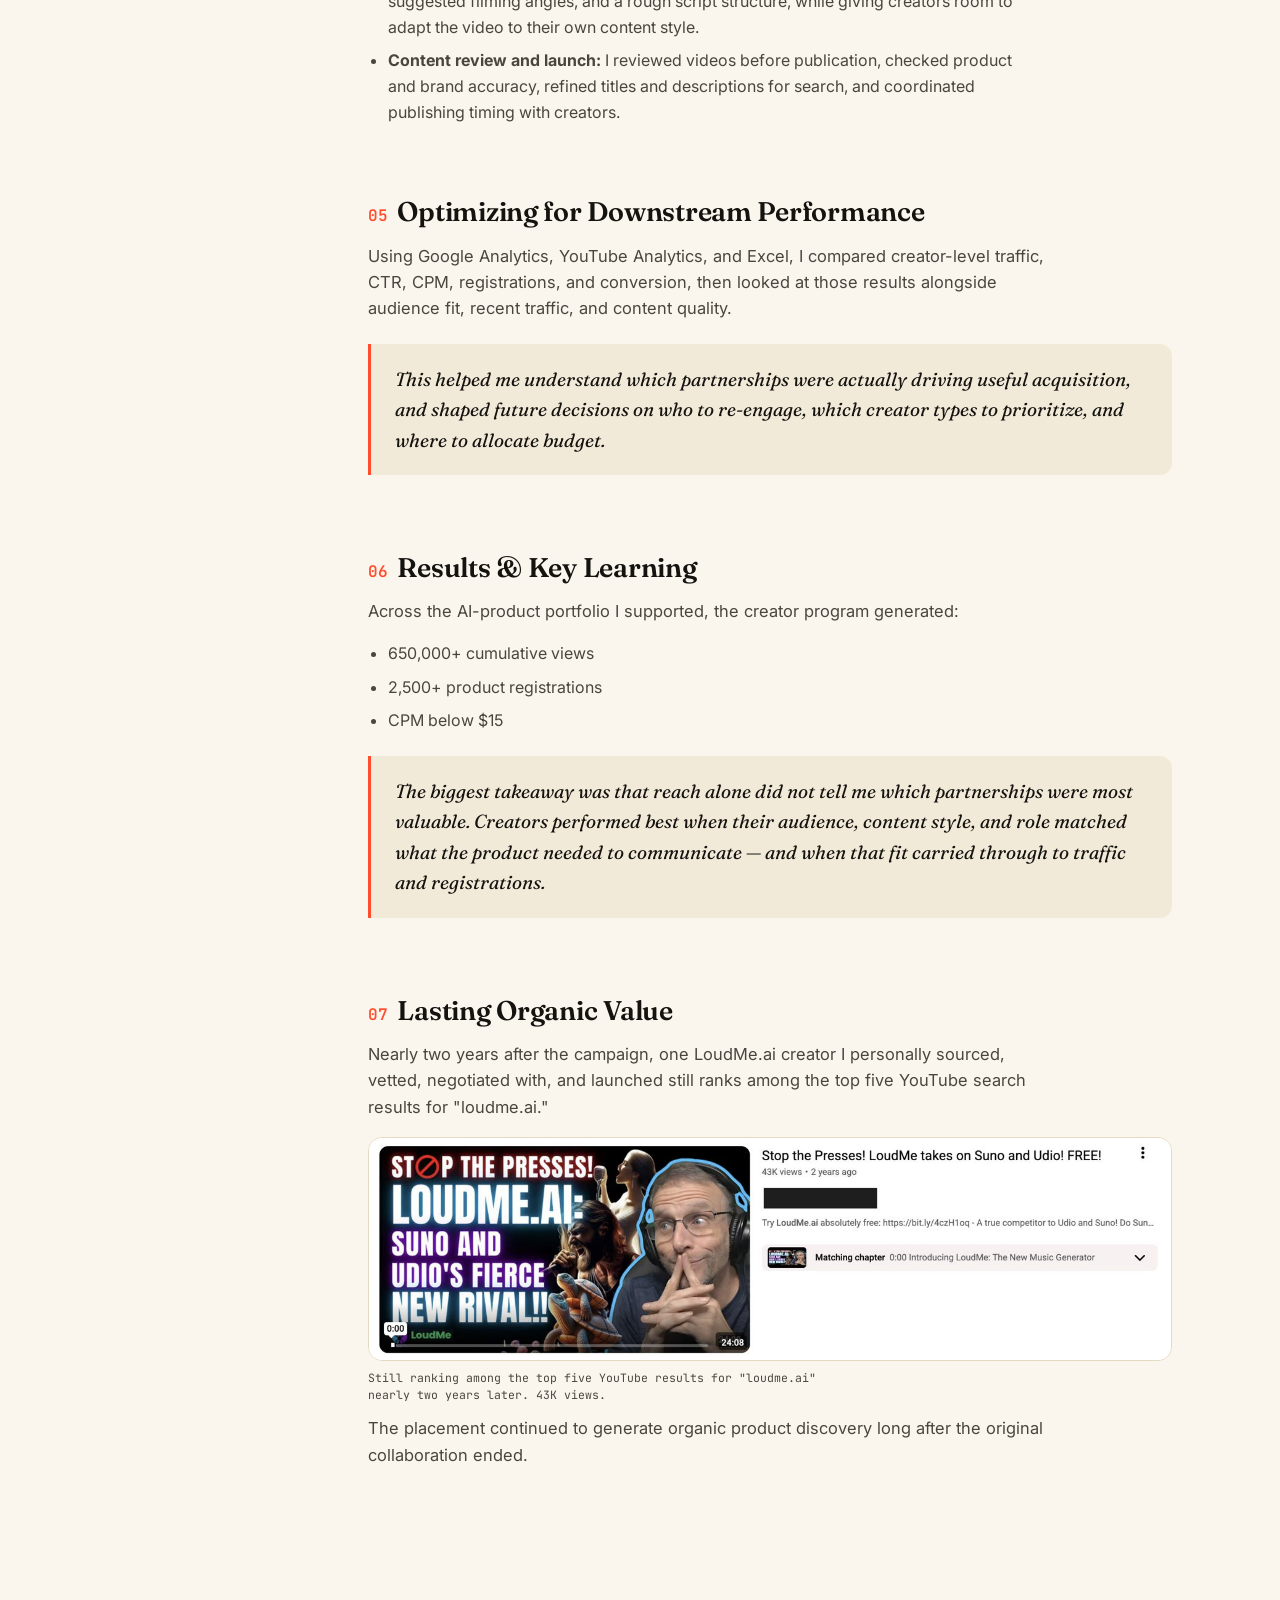
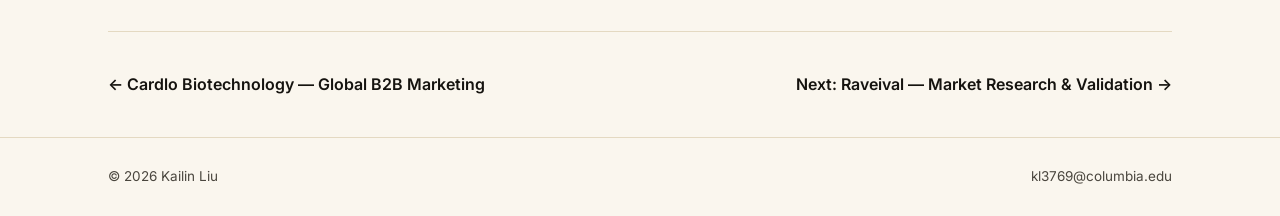
<file: case-studies/loudme-kol.html>
<!DOCTYPE html>
<html lang="en">
<head>
<meta charset="UTF-8">
<meta name="viewport" content="width=device-width, initial-scale=1.0">
<title>YouTube KOL Marketing Case Study — Kailin Liu</title>
<link rel="stylesheet" href="../css/style.css">
</head>
<body>

<nav class="site-nav">
  <div class="wrap">
    <a href="../index.html" class="logo">Kailin Liu<span>.</span></a>
    <div class="nav-links">
      <a href="../about.html">About</a>
      <div class="nav-item">
        <a href="../index.html#work">Work <span class="caret">▾</span></a>
        <div class="dropdown">
          <a href="xiaohongshu-growth.html">MoreAhead — RedNote Growth Marketing</a>
          <a href="loudme-kol.html">CocoSoft Technology — AI Influencer Marketing &amp; Strategy</a>
          <a href="cardlo-global-marketing.html">Cardlo Biotechnology — Global B2B Marketing</a>
          <a href="raveival.html">Raveival — Market Research &amp; Validation</a>
        </div>
      </div>
      <div class="nav-item">
        <a href="../index.html#projects">Projects <span class="caret">▾</span></a>
        <div class="dropdown">
          <a href="../projects/fragrance-analytics.html">Consumer Perception Analytics</a>
          <a href="../projects/traini-growth-experiments.html">Traini Growth Experiments</a>
          <a href="../projects/babanana.html">BabaNana Production Mgmt.</a>
          <a href="../projects/lumina-self-reflection.html">Lumina — AI Self-Reflection App</a>
          <a href="../projects/ai-travel-app.html">AI Travel App</a>
        </div>
      </div>
      <a href="../skills.html">Skills</a>
    </div>
    <a href="../index.html#contact" class="nav-cta">Let's talk</a>
  </div>
</nav>

<header class="cs-hero">
  <div class="wrap">
    <span class="eyebrow">Creator Strategy · Influencer Marketing · Performance Optimization</span>
    <h1>Matching the Right Creators to the Right AI Product Story</h1>
    <p class="hero-lede">I supported YouTube influencer marketing across CocoSoft's AI-product portfolio, spanning creator research, segmentation, negotiation, content briefing, and performance optimization. Before LoudMe.ai launched, I proactively explored the product and eventually took substantial ownership of its creator campaign.</p>
    <div class="cs-meta">
      <div><span>Company</span><b>CocoSoft Technology</b></div>
      <div><span>Role</span><b>Overseas KOL Marketing Intern</b></div>
      <div><span>Timeline</span><b>Jul – Oct 2024</b></div>
      <div><span>Products</span><b>BypassGPT · EssayGPT · tad.ai · LoudMe.ai</b></div>
    </div>
  </div>
</header>

<div class="honest-note" style="max-width:var(--max); margin:32px auto 0;">
  <div class="wrap" style="padding:0;"><b>Scope:</b> performance metrics below reflect the broader AI-product portfolio I supported; LoudMe.ai is highlighted as a focused example of my pre-launch ownership and creator strategy.</div>
</div>

<div class="cs-stats-band">
  <div class="wrap">
    <div><b>70+</b><span>creator partnerships secured</span></div>
    <div><b>650K+</b><span>portfolio views</span></div>
    <div><b>2,500+</b><span>product registrations</span></div>
    <div><b>&lt;$15</b><span>CPM</span></div>
  </div>
</div>

<div class="cs-body">
  <div class="wrap cs-layout">

    <nav class="cs-toc">
      <a href="#context">Context</a>
      <a href="#library">Creator Library</a>
      <a href="#roles">Matching Roles</a>
      <a href="#partnerships">Partnerships</a>
      <a href="#performance">Performance</a>
      <a href="#results">Results</a>
      <a href="#lasting">Lasting Value</a>
    </nav>

    <div class="cs-content">

      <section id="context">
        <h2><span class="num">01</span>Earning Ownership Before Launch</h2>
        <p>I joined CocoSoft supporting established AI products including BypassGPT and EssayGPT, where I learned the team's existing creator marketing process. When the company began preparing LoudMe.ai, a new AI music-generation product, I became interested before its public launch and started exploring it independently.</p>
        <p>Before formal outreach began, I:</p>
        <ul>
          <li>Researched how adjacent AI and music products were being positioned and promoted</li>
          <li>Mapped the relevant creator landscape and identified potential partners</li>
          <li>Explored which creator types could best communicate different product use cases</li>
          <li>Drafted the campaign brief myself — work that would normally have been led by my mentor</li>
        </ul>
        <div class="cs-callout">That initiative led to substantial ownership of LoudMe.ai's YouTube creator campaign, from early creator strategy and selection through negotiation, content review, launch, and performance tracking.</div>
      </section>

      <section id="library">
        <h2><span class="num">02</span>Building the Creator Intelligence Library</h2>
        <p>Rather than treating sourcing as one-off outreach, I built a structured creator library to compare opportunities across audience fit, content style, pricing, and performance. For each creator, I tracked factors including:</p>
        <ul>
          <li>Creator/channel type and content style</li>
          <li>Audience size and geography</li>
          <li>Historical view benchmarks and engagement quality</li>
          <li>Recent view performance and publishing cadence</li>
          <li>Estimated CPM based on prior performance</li>
          <li>Single-video and package pricing</li>
          <li>Product fit and campaign performance</li>
        </ul>
        <p>The library gave me a consistent way to compare creators across the same dimensions instead of evaluating each opportunity in isolation. It also remained a reusable team resource after my internship, helping preserve partner history and inform future outreach.</p>
      </section>

      <section id="roles">
        <h2><span class="num">03</span>Matching Creator Types to Marketing Roles</h2>
        <p>I stopped screening creators by reach alone. For an unfamiliar AI product, different creator types could serve very different marketing purposes, so I began mapping creator type to the role they could play before outreach. LoudMe.ai is one example of how I applied that approach.</p>
        <table class="cs-data-table">
          <tr><th>Creator Type</th><th>Role</th><th>Purpose</th></tr>
          <tr><td>AI reviewers</td><td>Product education / technical credibility</td><td>Explain what the technology does and why it's different</td></tr>
          <tr><td>Music producers</td><td>Professional use cases</td><td>Show how the product fits into real creative workflows</td></tr>
          <tr><td>Vocal / music creators</td><td>Product demonstration</td><td>Make output quality and creative possibilities tangible</td></tr>
          <tr><td>Everyday music enthusiasts</td><td>Accessibility / mainstream appeal</td><td>Make the product feel approachable to non-technical users</td></tr>
        </table>
        <div class="cs-callout">This changed how I thought about creator value. The more useful question was what job each creator could perform for the product: explain it, validate a use case, demonstrate the output, or make the technology feel more accessible.</div>
      </section>

      <section id="partnerships">
        <h2><span class="num">04</span>Turning Strategy into Creator Partnerships</h2>
        <div class="cs-flow">
          <div class="cs-flow-step">Research / Shortlist</div><span class="cs-flow-arrow">→</span>
          <div class="cs-flow-step">Outreach</div><span class="cs-flow-arrow">→</span>
          <div class="cs-flow-step">Negotiate</div><span class="cs-flow-arrow">→</span>
          <div class="cs-flow-step">Brief</div><span class="cs-flow-arrow">→</span>
          <div class="cs-flow-step">Review</div><span class="cs-flow-arrow">→</span>
          <div class="cs-flow-step">Launch</div>
        </div>
        <p>Across the AI-product portfolio, I sourced and reached out to hundreds of creators, ultimately securing <b>70+ creator partnerships</b>. My role covered the full partnership process, from outreach and negotiation to briefing, content review, and launch.</p>
        <ul>
          <li><b>Negotiation:</b> I asked creators for both a single-video rate and a multi-video package rate. The package quote helped me understand how much flexibility they had on pricing. I then looked at their recent views, past performance, content quality, and estimated CPM to decide what a reasonable first-video rate should be.</li>
          <li><b>Partnership decisions:</b> We usually started with one video. After it went live, I looked at content quality, product fit, traffic, registrations, and overall performance before deciding whether it made sense to work with the creator again.</li>
          <li><b>Campaign briefing:</b> I wrote briefs covering the key product message, features, suggested filming angles, and a rough script structure, while giving creators room to adapt the video to their own content style.</li>
          <li><b>Content review and launch:</b> I reviewed videos before publication, checked product and brand accuracy, refined titles and descriptions for search, and coordinated publishing timing with creators.</li>
        </ul>
      </section>

      <section id="performance">
        <h2><span class="num">05</span>Optimizing for Downstream Performance</h2>
        <p>Using Google Analytics, YouTube Analytics, and Excel, I compared creator-level traffic, CTR, CPM, registrations, and conversion, then looked at those results alongside audience fit, recent traffic, and content quality.</p>
        <div class="cs-callout">This helped me understand which partnerships were actually driving useful acquisition, and shaped future decisions on who to re-engage, which creator types to prioritize, and where to allocate budget.</div>
      </section>

      <section id="results">
        <h2><span class="num">06</span>Results &amp; Key Learning</h2>
        <p>Across the AI-product portfolio I supported, the creator program generated:</p>
        <ul>
          <li>650,000+ cumulative views</li>
          <li>2,500+ product registrations</li>
          <li>CPM below $15</li>
        </ul>
        <div class="cs-callout">The biggest takeaway was that reach alone did not tell me which partnerships were most valuable. Creators performed best when their audience, content style, and role matched what the product needed to communicate — and when that fit carried through to traffic and registrations.</div>
      </section>

      <section id="lasting">
        <h2><span class="num">07</span>Lasting Organic Value</h2>
        <p>Nearly two years after the campaign, one LoudMe.ai creator I personally sourced, vetted, negotiated with, and launched still ranks among the top five YouTube search results for "loudme.ai."</p>
        <figure class="real-fig">
          <img src="../assets/loudme/loudme-video-card-masked.jpg" alt="A YouTube video reviewing LoudMe.ai, still ranking in the top five search results two years after publishing, with channel identity redacted">
          <p class="img-caption">Still ranking among the top five YouTube results for "loudme.ai" nearly two years later. 43K views.</p>
        </figure>
        <p>The placement continued to generate organic product discovery long after the original collaboration ended.</p>
      </section>

    </div>
  </div>
</div>

<div class="wrap">
  <div class="cs-nextprev">
    <a href="cardlo-global-marketing.html">← Cardlo Biotechnology — Global B2B Marketing</a>
    <a href="raveival.html">Next: Raveival — Market Research &amp; Validation →</a>
  </div>
</div>

<footer style="margin-top:40px;">
  <div class="wrap">
    <span>© 2026 Kailin Liu</span>
    <a href="mailto:kl3769@columbia.edu">kl3769@columbia.edu</a>
  </div>
</footer>

<script src="../js/main.js"></script>
</body>
</html>
</file>
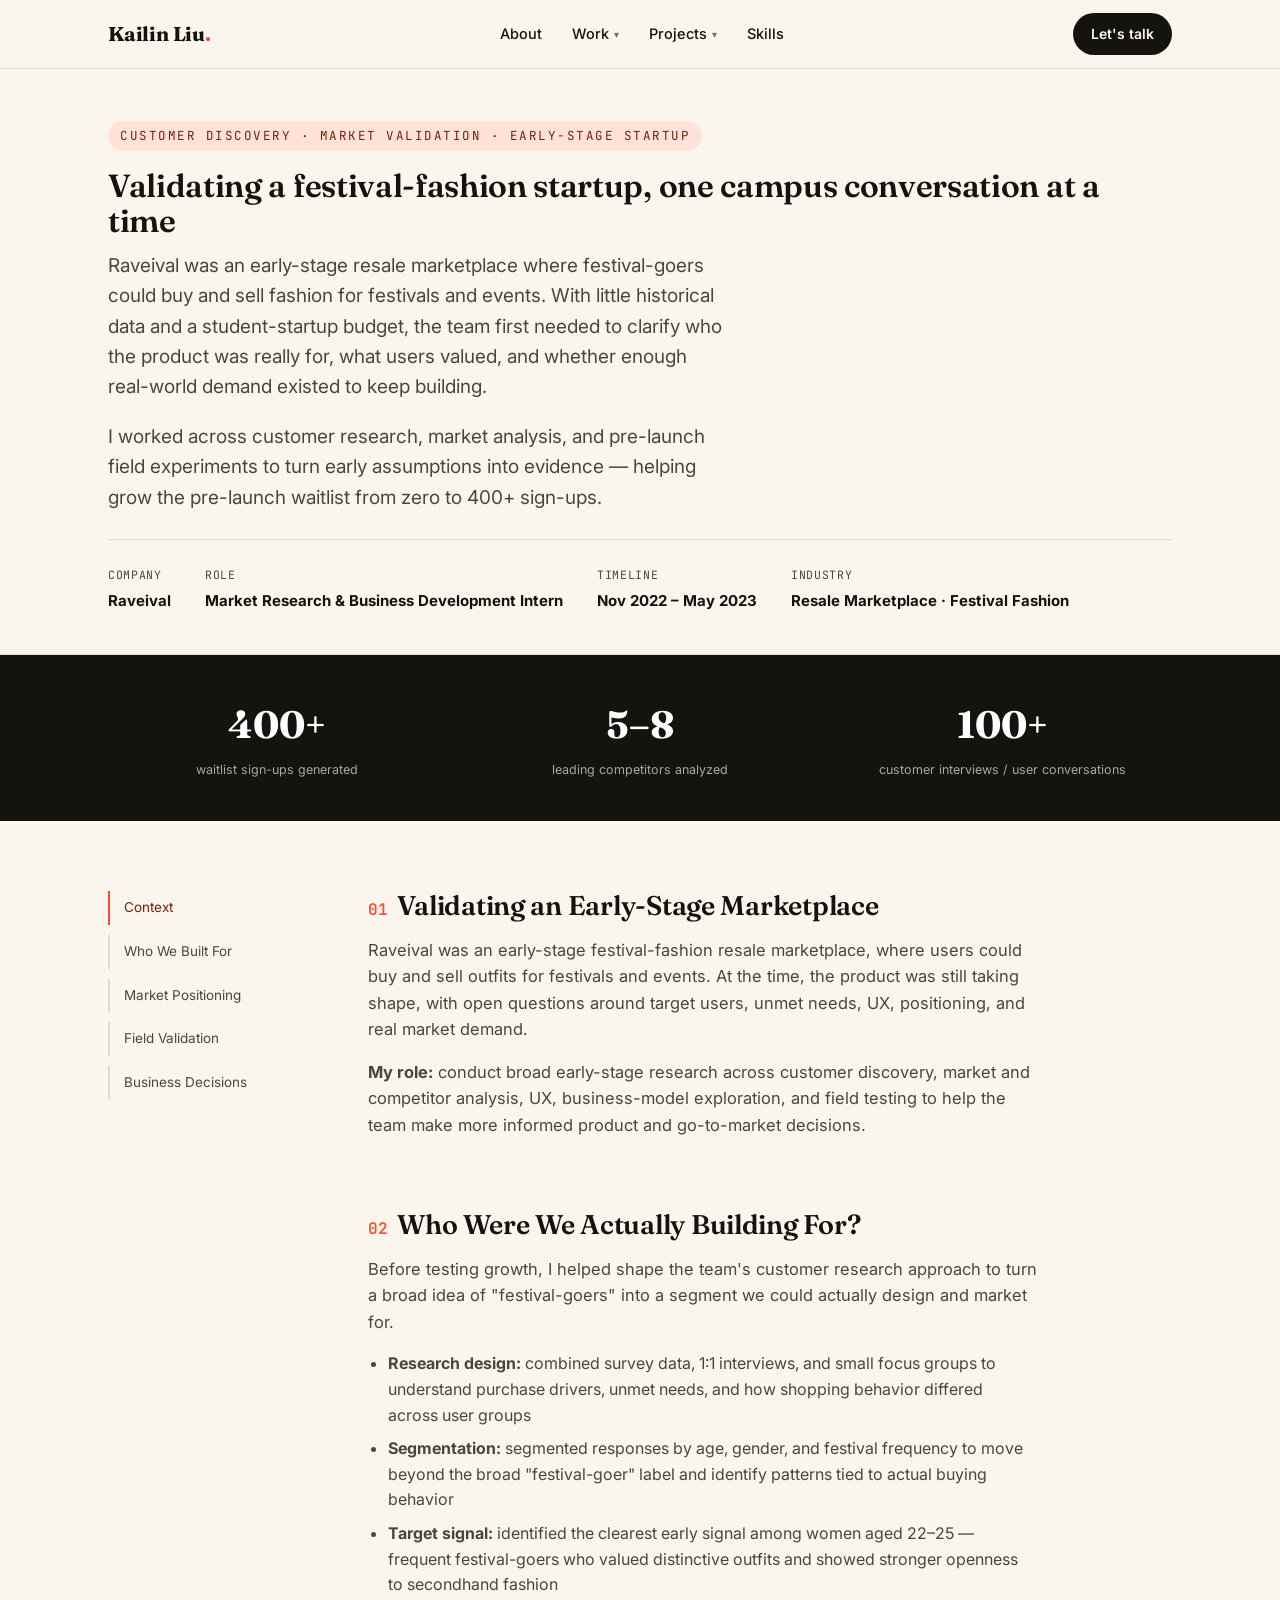
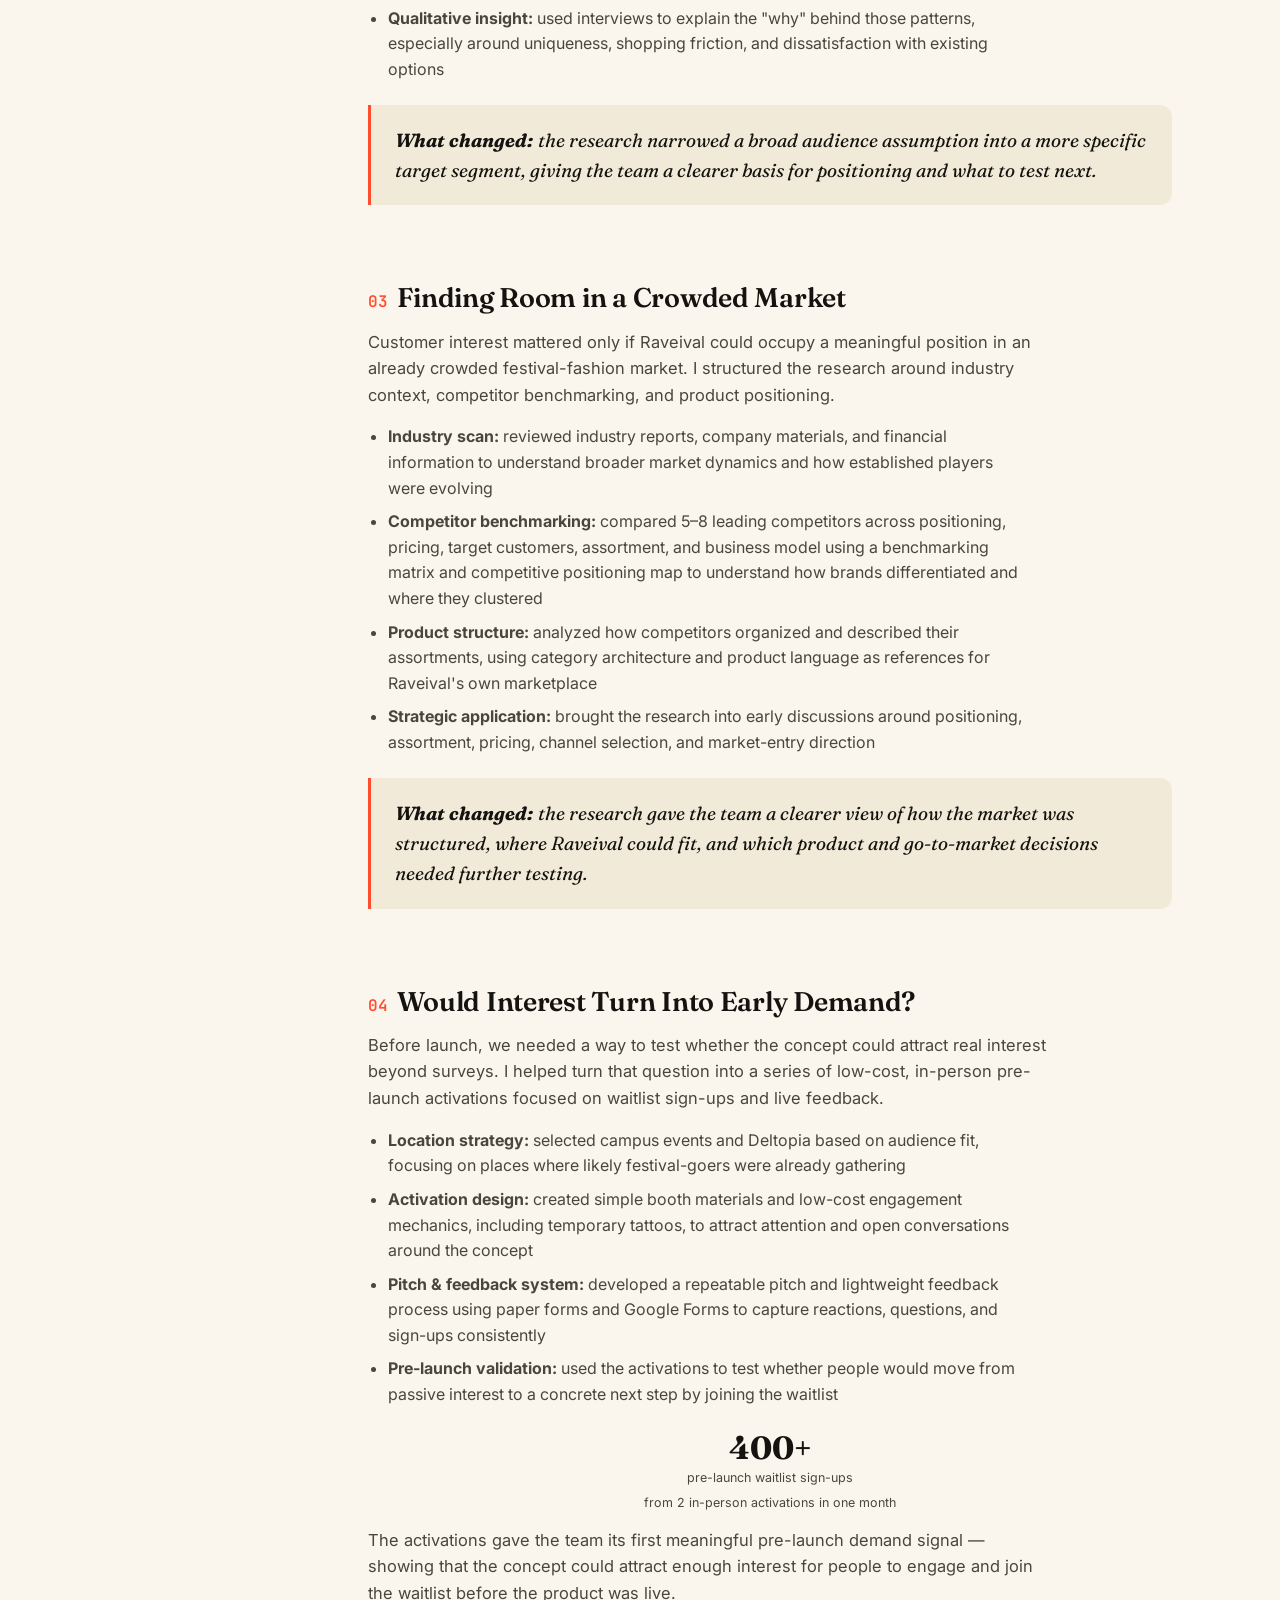
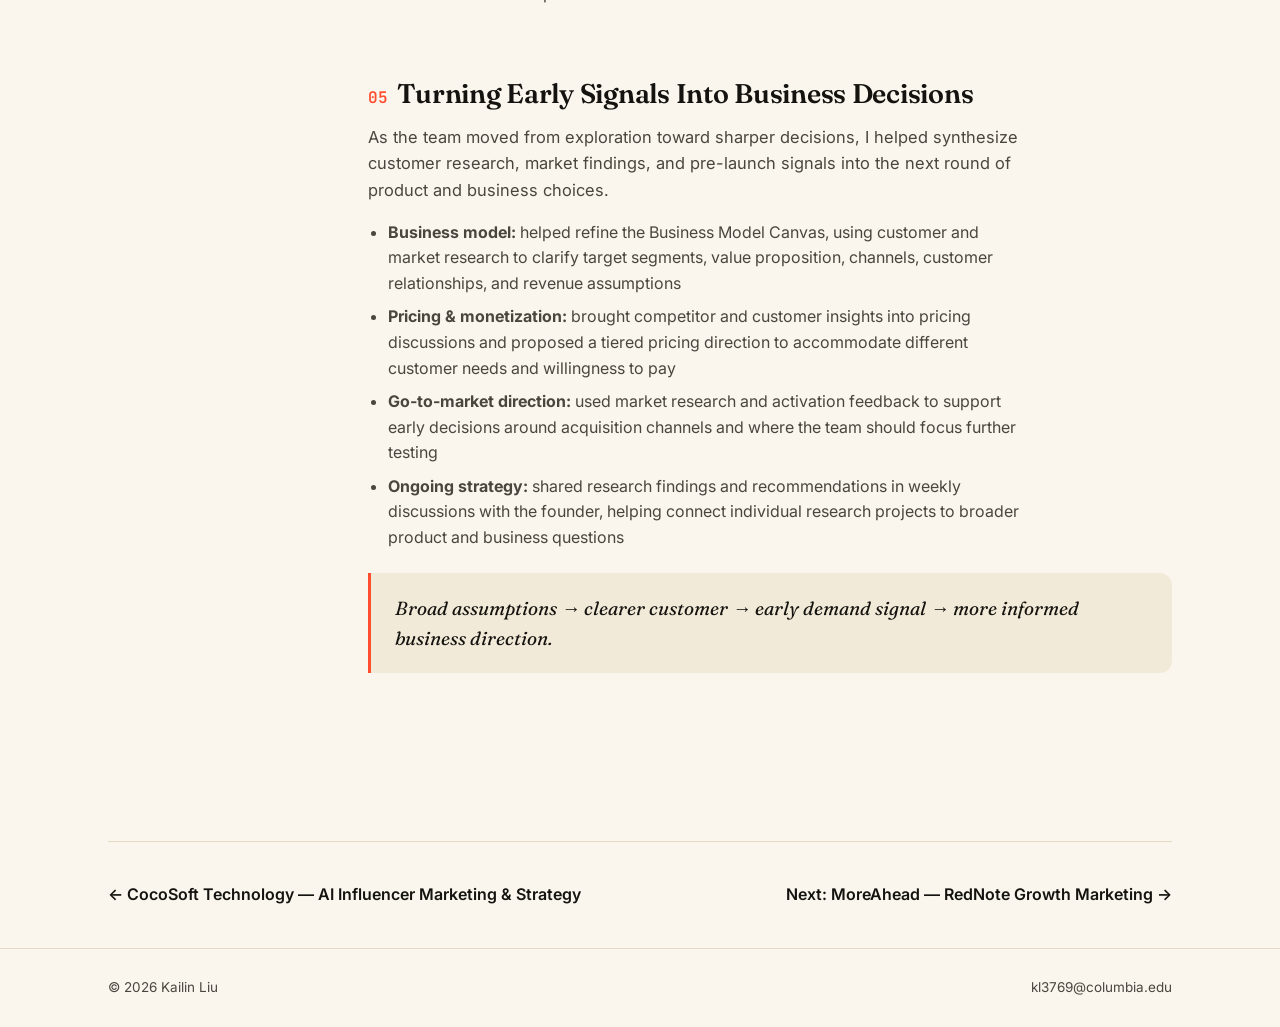
<file: case-studies/raveival.html>
<!DOCTYPE html>
<html lang="en">
<head>
<meta charset="UTF-8">
<meta name="viewport" content="width=device-width, initial-scale=1.0">
<title>Raveival — Kailin Liu</title>
<link rel="stylesheet" href="../css/style.css">
</head>
<body>

<nav class="site-nav">
  <div class="wrap">
    <a href="../index.html" class="logo">Kailin Liu<span>.</span></a>
    <div class="nav-links">
      <a href="../about.html">About</a>
      <div class="nav-item">
        <a href="../index.html#work">Work <span class="caret">▾</span></a>
        <div class="dropdown">
          <a href="xiaohongshu-growth.html">MoreAhead — RedNote Growth Marketing</a>
          <a href="loudme-kol.html">CocoSoft Technology — AI Influencer Marketing &amp; Strategy</a>
          <a href="cardlo-global-marketing.html">Cardlo Biotechnology — Global B2B Marketing</a>
          <a href="raveival.html">Raveival — Market Research &amp; Validation</a>
        </div>
      </div>
      <div class="nav-item">
        <a href="../index.html#projects">Projects <span class="caret">▾</span></a>
        <div class="dropdown">
          <a href="../projects/fragrance-analytics.html">Consumer Perception Analytics</a>
          <a href="../projects/traini-growth-experiments.html">Traini Growth Experiments</a>
          <a href="../projects/babanana.html">BabaNana Production Mgmt.</a>
          <a href="../projects/lumina-self-reflection.html">Lumina — AI Self-Reflection App</a>
          <a href="../projects/ai-travel-app.html">AI Travel App</a>
        </div>
      </div>
      <a href="../skills.html">Skills</a>
    </div>
    <a href="../index.html#contact" class="nav-cta">Let's talk</a>
  </div>
</nav>

<header class="cs-hero">
  <div class="wrap">
    <span class="eyebrow">Customer Discovery · Market Validation · Early-Stage Startup</span>
    <h1>Validating a festival-fashion startup, one campus conversation at a time</h1>
    <p class="hero-lede">Raveival was an early-stage resale marketplace where festival-goers could buy and sell fashion for festivals and events. With little historical data and a student-startup budget, the team first needed to clarify who the product was really for, what users valued, and whether enough real-world demand existed to keep building.</p>
    <p class="hero-lede">I worked across customer research, market analysis, and pre-launch field experiments to turn early assumptions into evidence — helping grow the pre-launch waitlist from zero to 400+ sign-ups.</p>
    <div class="cs-meta">
      <div><span>Company</span><b>Raveival</b></div>
      <div><span>Role</span><b>Market Research &amp; Business Development Intern</b></div>
      <div><span>Timeline</span><b>Nov 2022 – May 2023</b></div>
      <div><span>Industry</span><b>Resale Marketplace · Festival Fashion</b></div>
    </div>
  </div>
</header>

<div class="cs-stats-band">
  <div class="wrap">
    <div><b>400+</b><span>waitlist sign-ups generated</span></div>
    <div><b>5–8</b><span>leading competitors analyzed</span></div>
    <div><b>100+</b><span>customer interviews / user conversations</span></div>
  </div>
</div>

<div class="cs-body">
  <div class="wrap cs-layout">

    <nav class="cs-toc">
      <a href="#context">Context</a>
      <a href="#customer">Who We Built For</a>
      <a href="#market">Market Positioning</a>
      <a href="#behavior">Field Validation</a>
      <a href="#decisions">Business Decisions</a>
    </nav>

    <div class="cs-content">

      <section id="context">
        <h2><span class="num">01</span>Validating an Early-Stage Marketplace</h2>
        <p>Raveival was an early-stage festival-fashion resale marketplace, where users could buy and sell outfits for festivals and events. At the time, the product was still taking shape, with open questions around target users, unmet needs, UX, positioning, and real market demand.</p>
        <p><b>My role:</b> conduct broad early-stage research across customer discovery, market and competitor analysis, UX, business-model exploration, and field testing to help the team make more informed product and go-to-market decisions.</p>
      </section>

      <section id="customer">
        <h2><span class="num">02</span>Who Were We Actually Building For?</h2>
        <p>Before testing growth, I helped shape the team's customer research approach to turn a broad idea of "festival-goers" into a segment we could actually design and market for.</p>
        <ul>
          <li><b>Research design:</b> combined survey data, 1:1 interviews, and small focus groups to understand purchase drivers, unmet needs, and how shopping behavior differed across user groups</li>
          <li><b>Segmentation:</b> segmented responses by age, gender, and festival frequency to move beyond the broad "festival-goer" label and identify patterns tied to actual buying behavior</li>
          <li><b>Target signal:</b> identified the clearest early signal among women aged 22–25 — frequent festival-goers who valued distinctive outfits and showed stronger openness to secondhand fashion</li>
          <li><b>Qualitative insight:</b> used interviews to explain the "why" behind those patterns, especially around uniqueness, shopping friction, and dissatisfaction with existing options</li>
        </ul>
        <div class="cs-callout"><b>What changed:</b> the research narrowed a broad audience assumption into a more specific target segment, giving the team a clearer basis for positioning and what to test next.</div>
      </section>

      <section id="market">
        <h2><span class="num">03</span>Finding Room in a Crowded Market</h2>
        <p>Customer interest mattered only if Raveival could occupy a meaningful position in an already crowded festival-fashion market. I structured the research around industry context, competitor benchmarking, and product positioning.</p>
        <ul>
          <li><b>Industry scan:</b> reviewed industry reports, company materials, and financial information to understand broader market dynamics and how established players were evolving</li>
          <li><b>Competitor benchmarking:</b> compared 5–8 leading competitors across positioning, pricing, target customers, assortment, and business model using a benchmarking matrix and competitive positioning map to understand how brands differentiated and where they clustered</li>
          <li><b>Product structure:</b> analyzed how competitors organized and described their assortments, using category architecture and product language as references for Raveival's own marketplace</li>
          <li><b>Strategic application:</b> brought the research into early discussions around positioning, assortment, pricing, channel selection, and market-entry direction</li>
        </ul>
        <div class="cs-callout"><b>What changed:</b> the research gave the team a clearer view of how the market was structured, where Raveival could fit, and which product and go-to-market decisions needed further testing.</div>
      </section>

      <section id="behavior">
        <h2><span class="num">04</span>Would Interest Turn Into Early Demand?</h2>
        <p>Before launch, we needed a way to test whether the concept could attract real interest beyond surveys. I helped turn that question into a series of low-cost, in-person pre-launch activations focused on waitlist sign-ups and live feedback.</p>
        <ul>
          <li><b>Location strategy:</b> selected campus events and Deltopia based on audience fit, focusing on places where likely festival-goers were already gathering</li>
          <li><b>Activation design:</b> created simple booth materials and low-cost engagement mechanics, including temporary tattoos, to attract attention and open conversations around the concept</li>
          <li><b>Pitch &amp; feedback system:</b> developed a repeatable pitch and lightweight feedback process using paper forms and Google Forms to capture reactions, questions, and sign-ups consistently</li>
          <li><b>Pre-launch validation:</b> used the activations to test whether people would move from passive interest to a concrete next step by joining the waitlist</li>
        </ul>
        <div class="results-metrics" style="justify-content:center; margin:24px 0 12px;">
          <div class="results-metric" style="text-align:center;"><b>400+</b><span>pre-launch waitlist sign-ups<br>from 2 in-person activations in one month</span></div>
        </div>
        <p>The activations gave the team its first meaningful pre-launch demand signal — showing that the concept could attract enough interest for people to engage and join the waitlist before the product was live.</p>
      </section>

      <section id="decisions">
        <h2><span class="num">05</span>Turning Early Signals Into Business Decisions</h2>
        <p>As the team moved from exploration toward sharper decisions, I helped synthesize customer research, market findings, and pre-launch signals into the next round of product and business choices.</p>
        <ul>
          <li><b>Business model:</b> helped refine the Business Model Canvas, using customer and market research to clarify target segments, value proposition, channels, customer relationships, and revenue assumptions</li>
          <li><b>Pricing &amp; monetization:</b> brought competitor and customer insights into pricing discussions and proposed a tiered pricing direction to accommodate different customer needs and willingness to pay</li>
          <li><b>Go-to-market direction:</b> used market research and activation feedback to support early decisions around acquisition channels and where the team should focus further testing</li>
          <li><b>Ongoing strategy:</b> shared research findings and recommendations in weekly discussions with the founder, helping connect individual research projects to broader product and business questions</li>
        </ul>
        <div class="cs-callout">Broad assumptions → clearer customer → early demand signal → more informed business direction.</div>
      </section>

    </div>
  </div>
</div>

<div class="wrap">
  <div class="cs-nextprev">
    <a href="loudme-kol.html">← CocoSoft Technology — AI Influencer Marketing &amp; Strategy</a>
    <a href="xiaohongshu-growth.html">Next: MoreAhead — RedNote Growth Marketing →</a>
  </div>
</div>

<footer style="margin-top:40px;">
  <div class="wrap">
    <span>© 2026 Kailin Liu</span>
    <a href="mailto:kl3769@columbia.edu">kl3769@columbia.edu</a>
  </div>
</footer>

<script src="../js/main.js"></script>
</body>
</html>
</file>
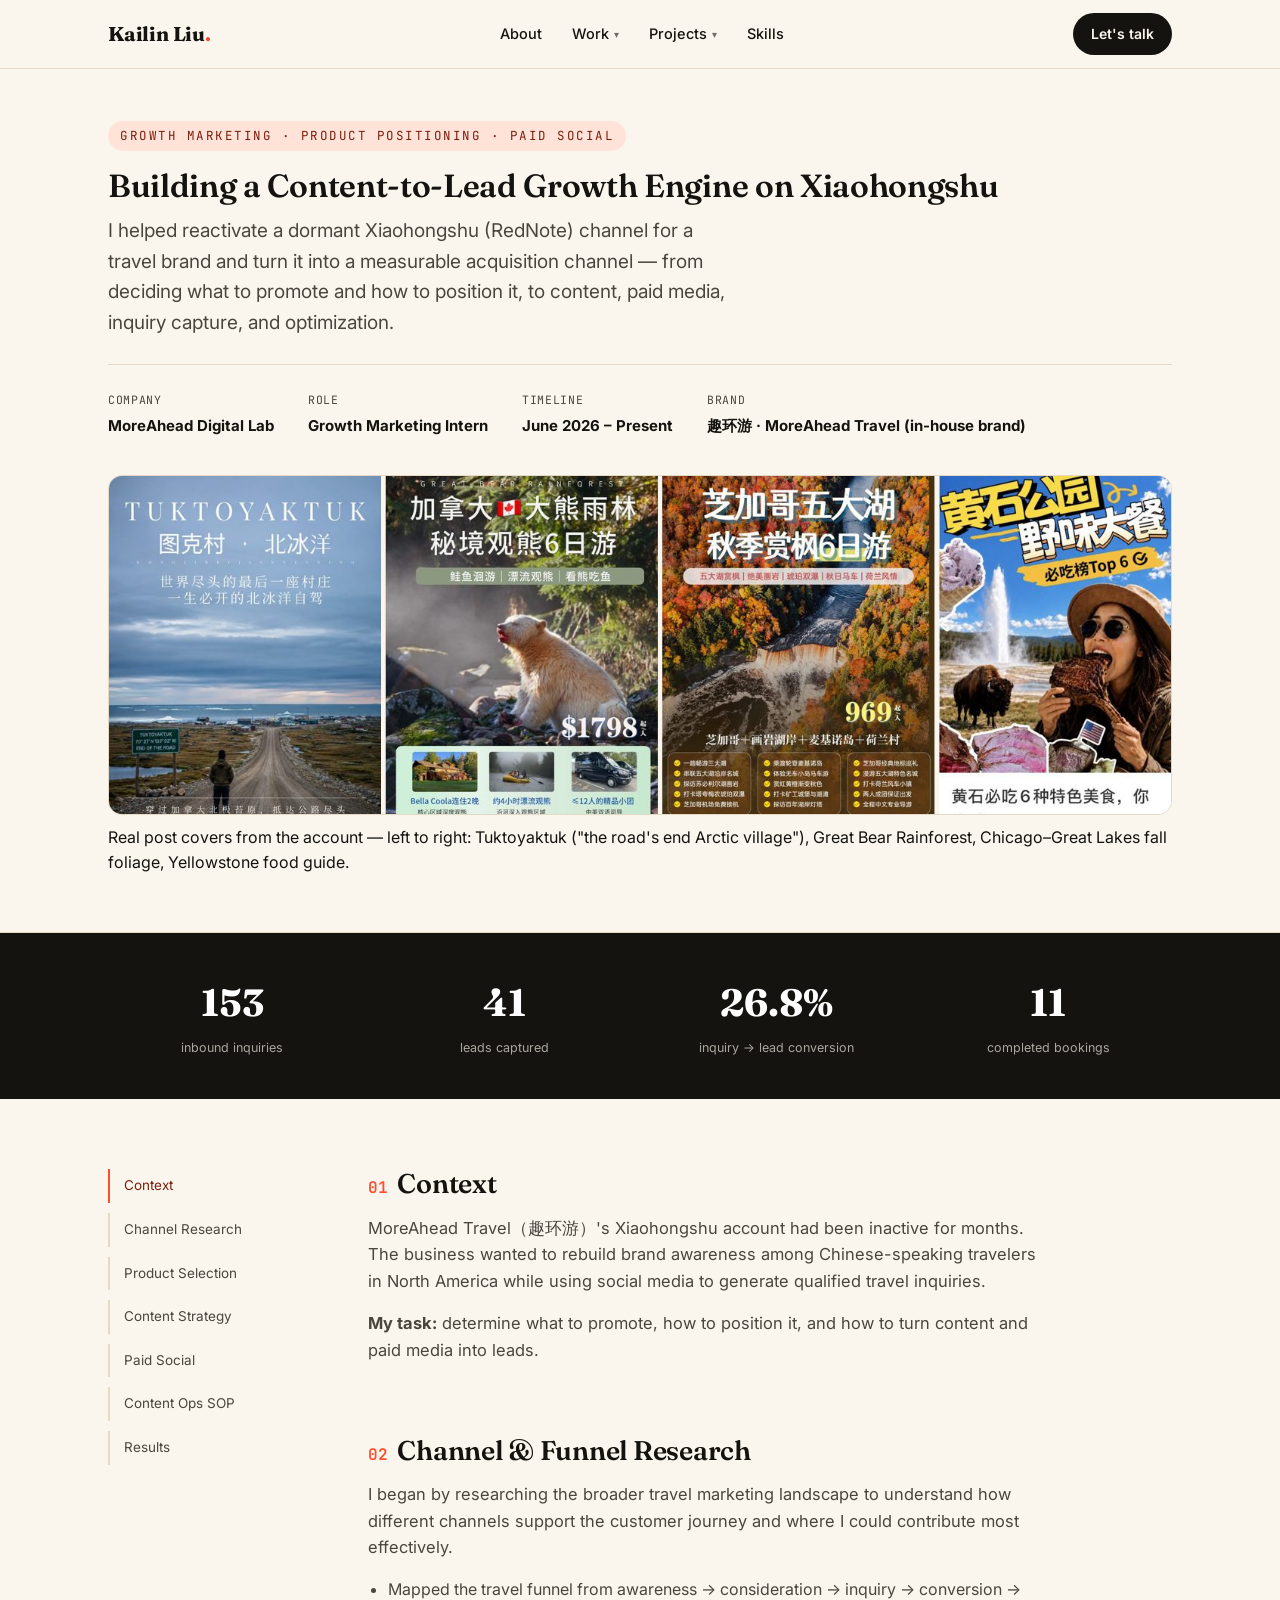
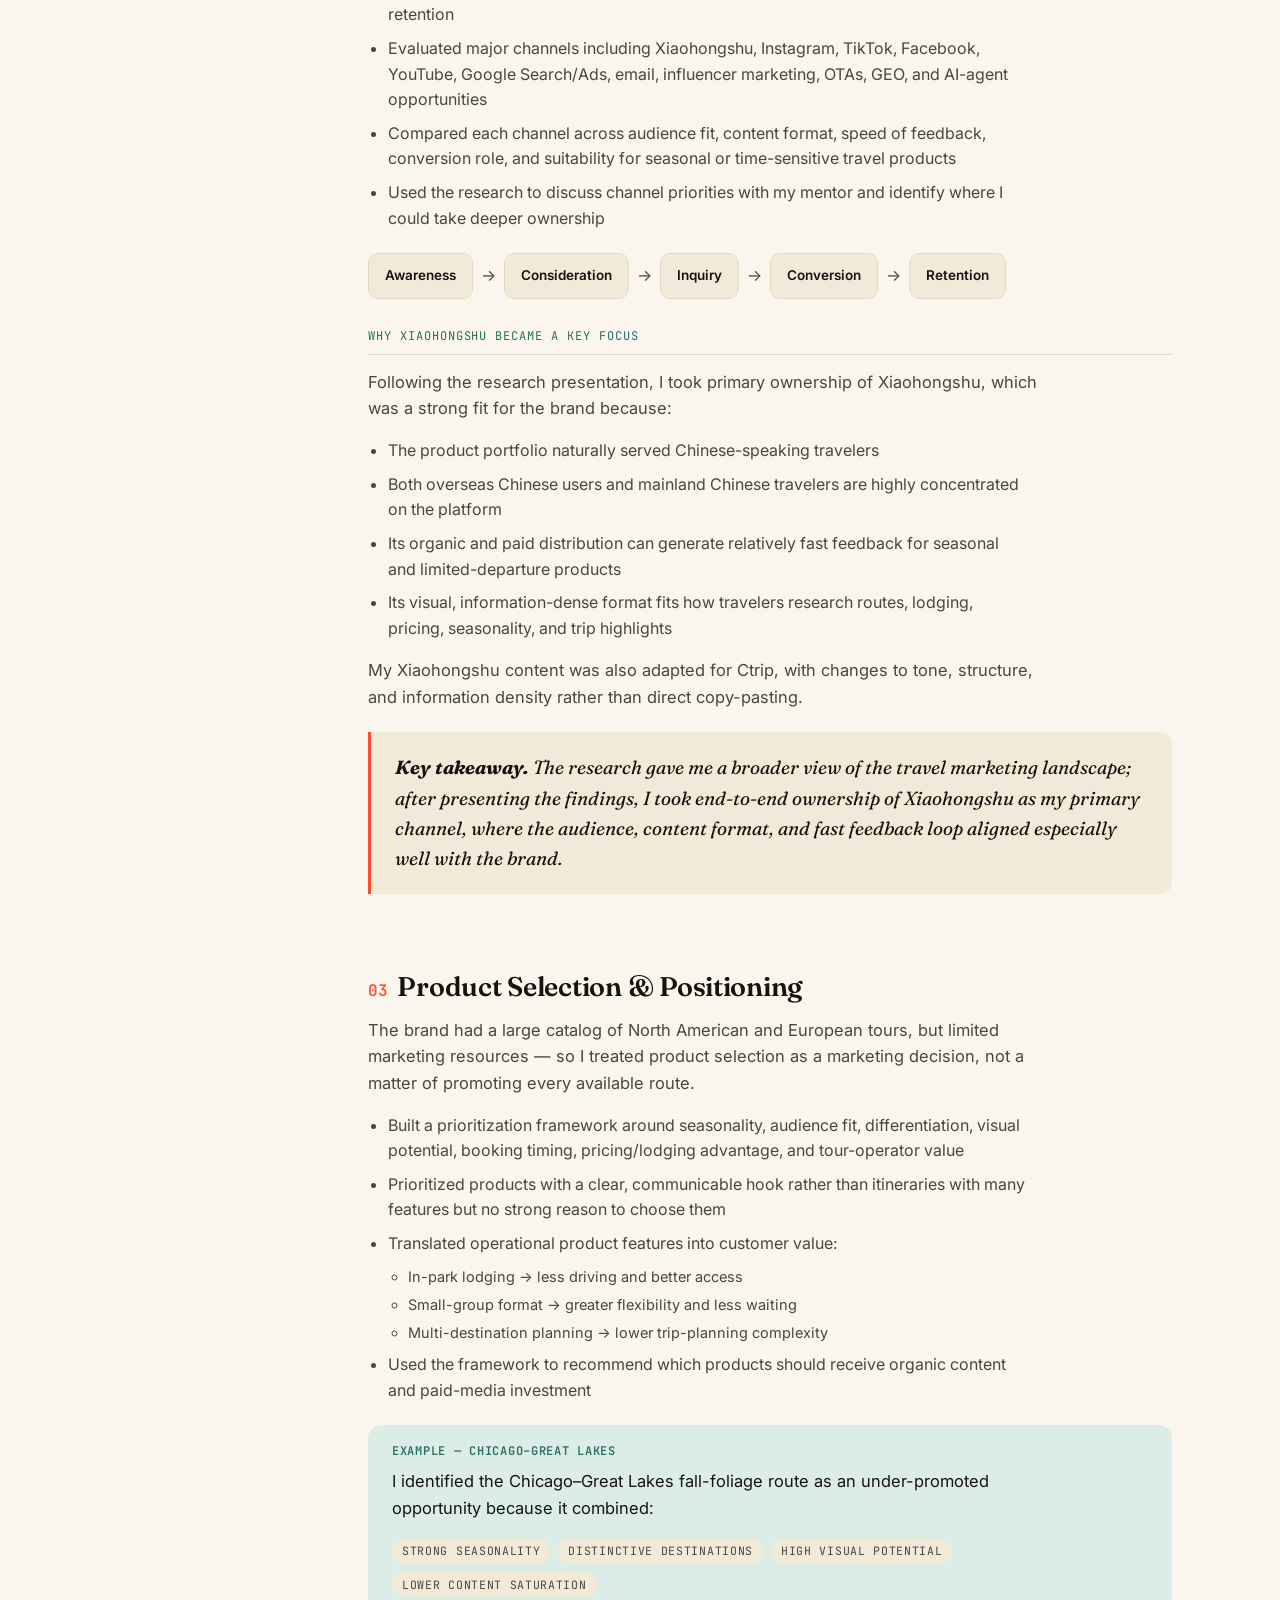
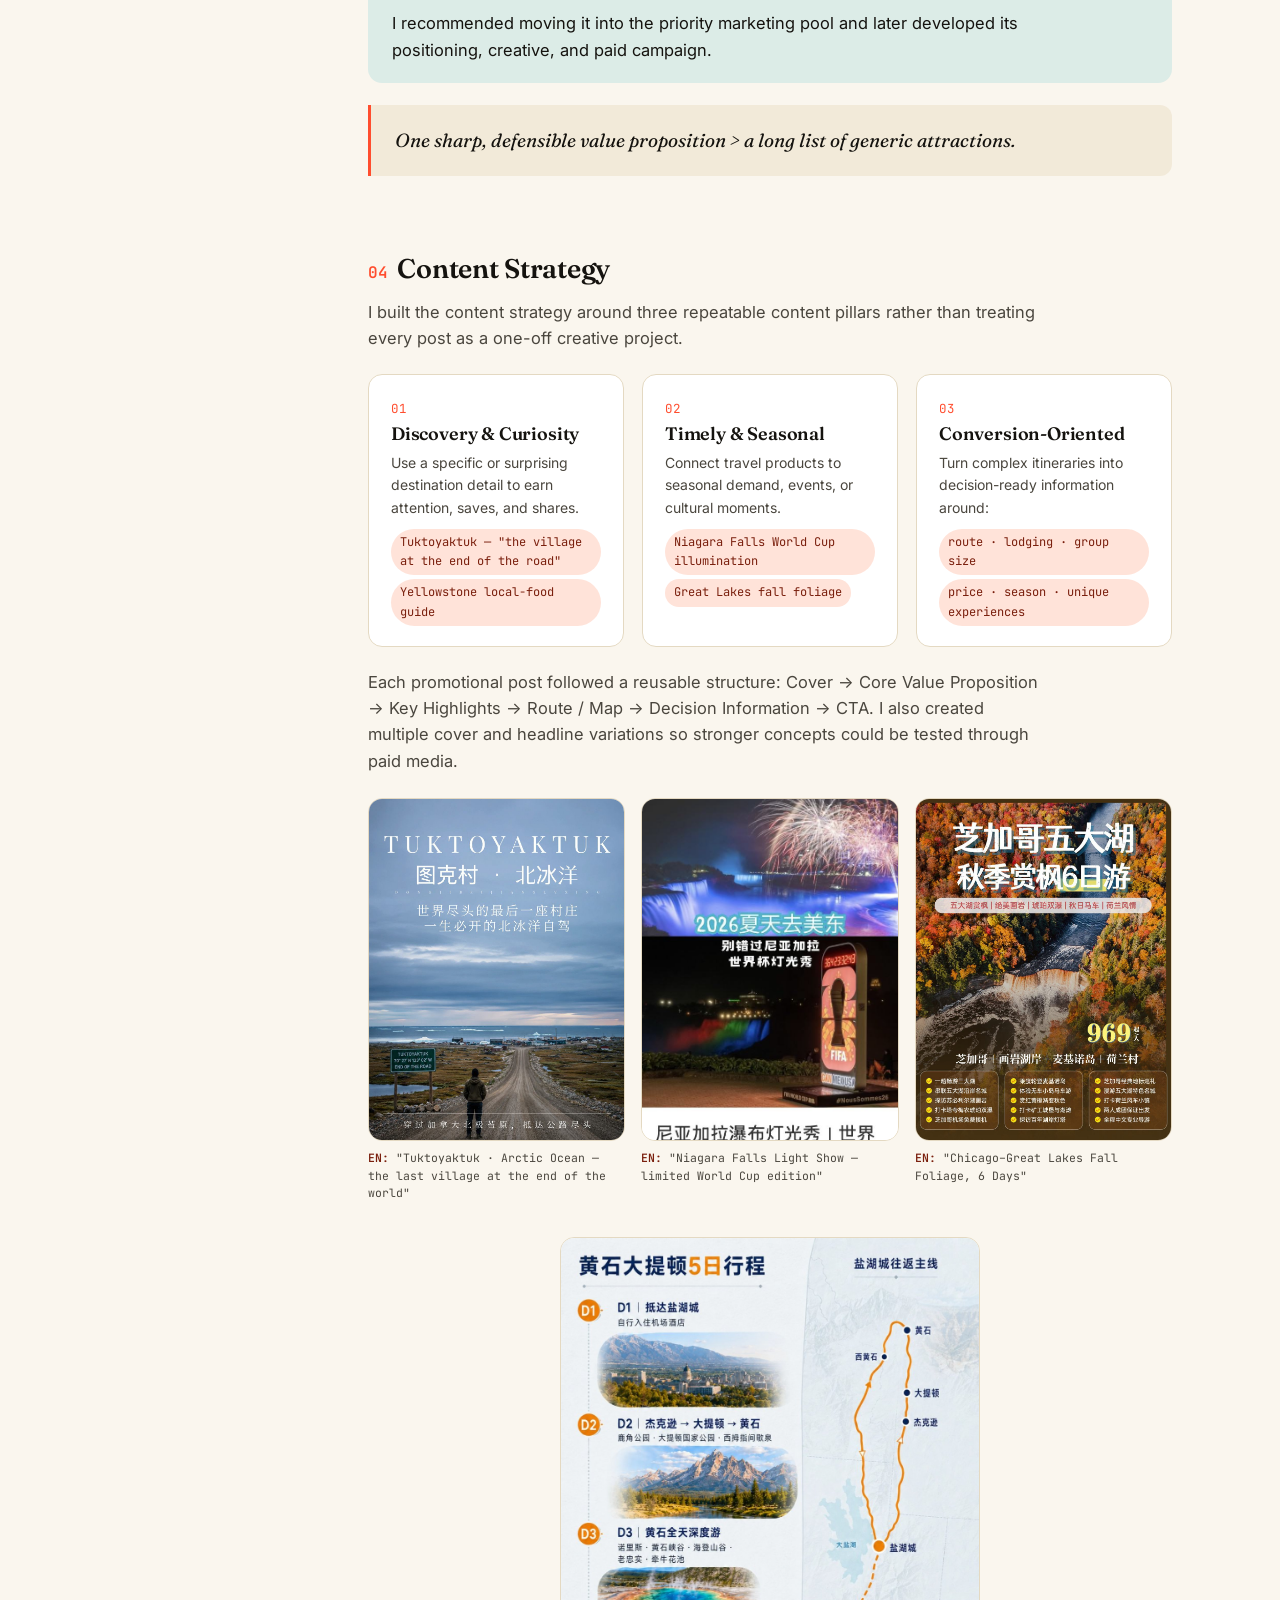
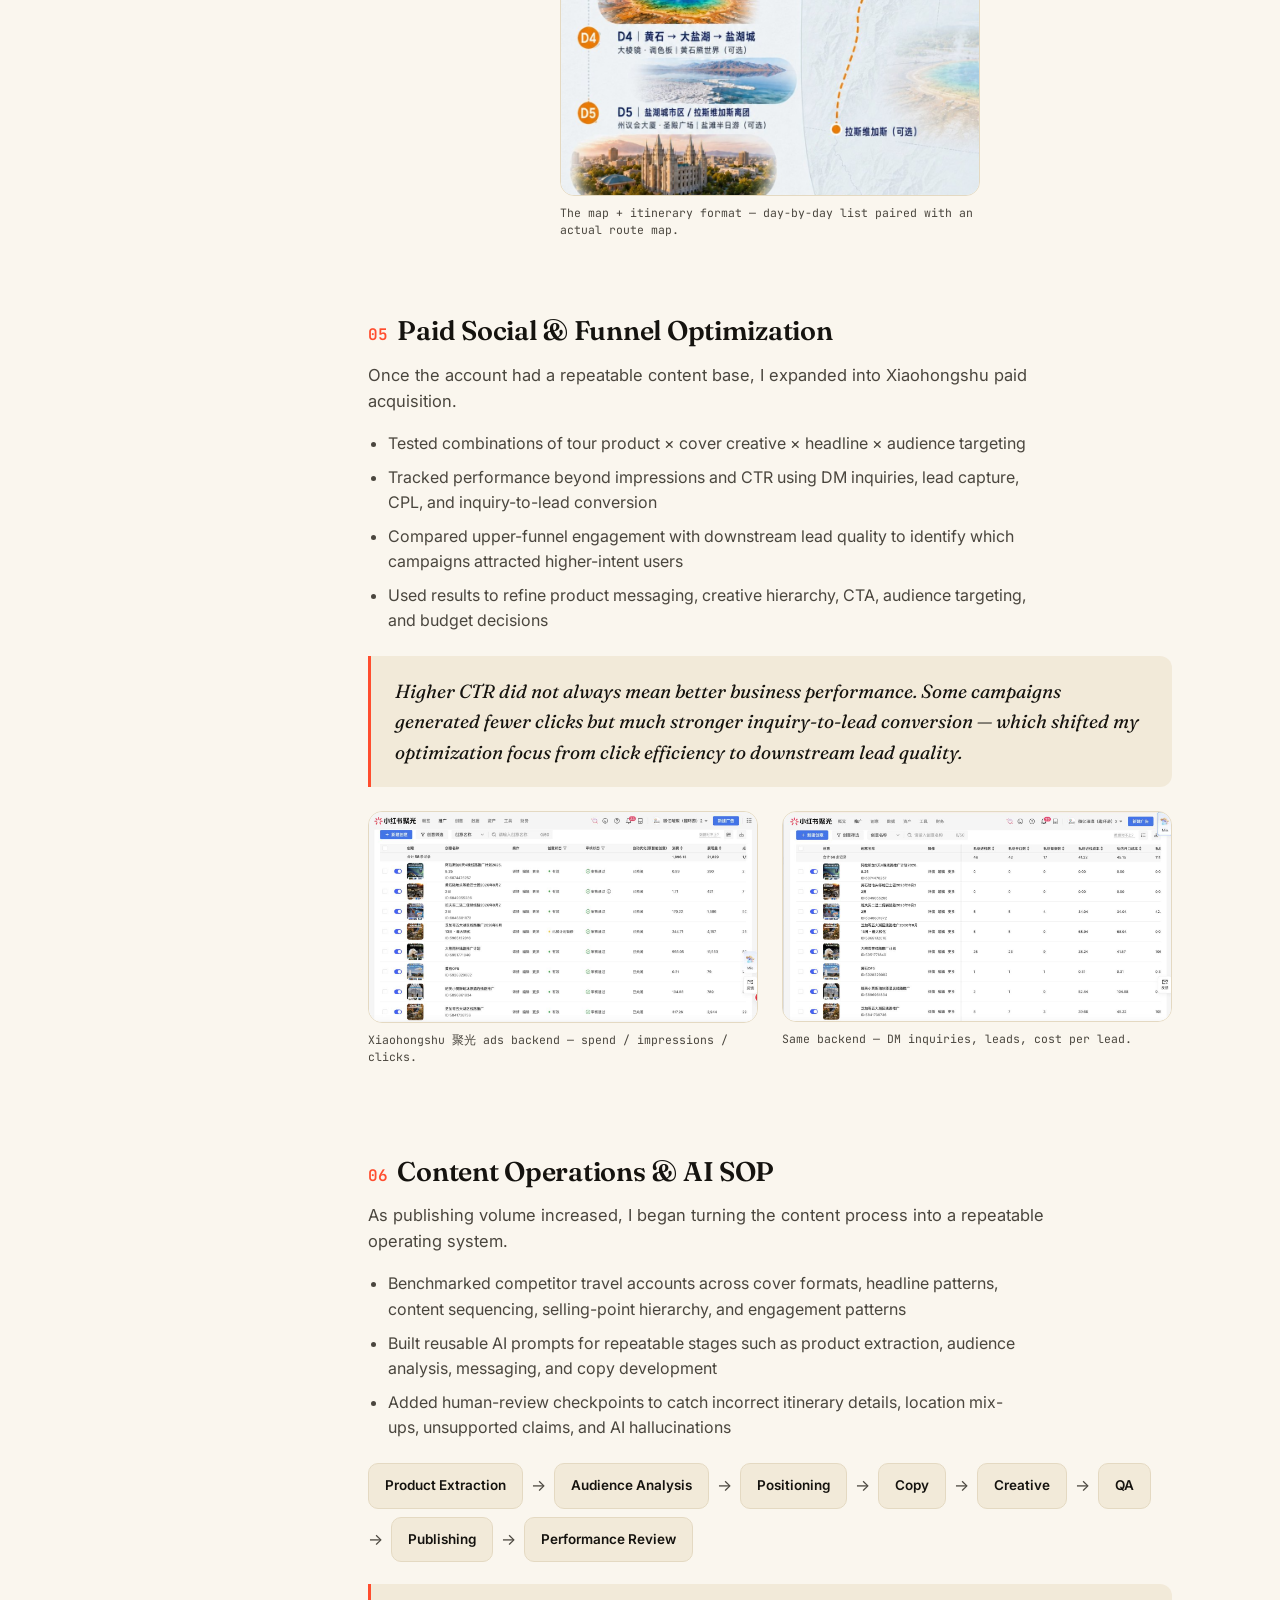
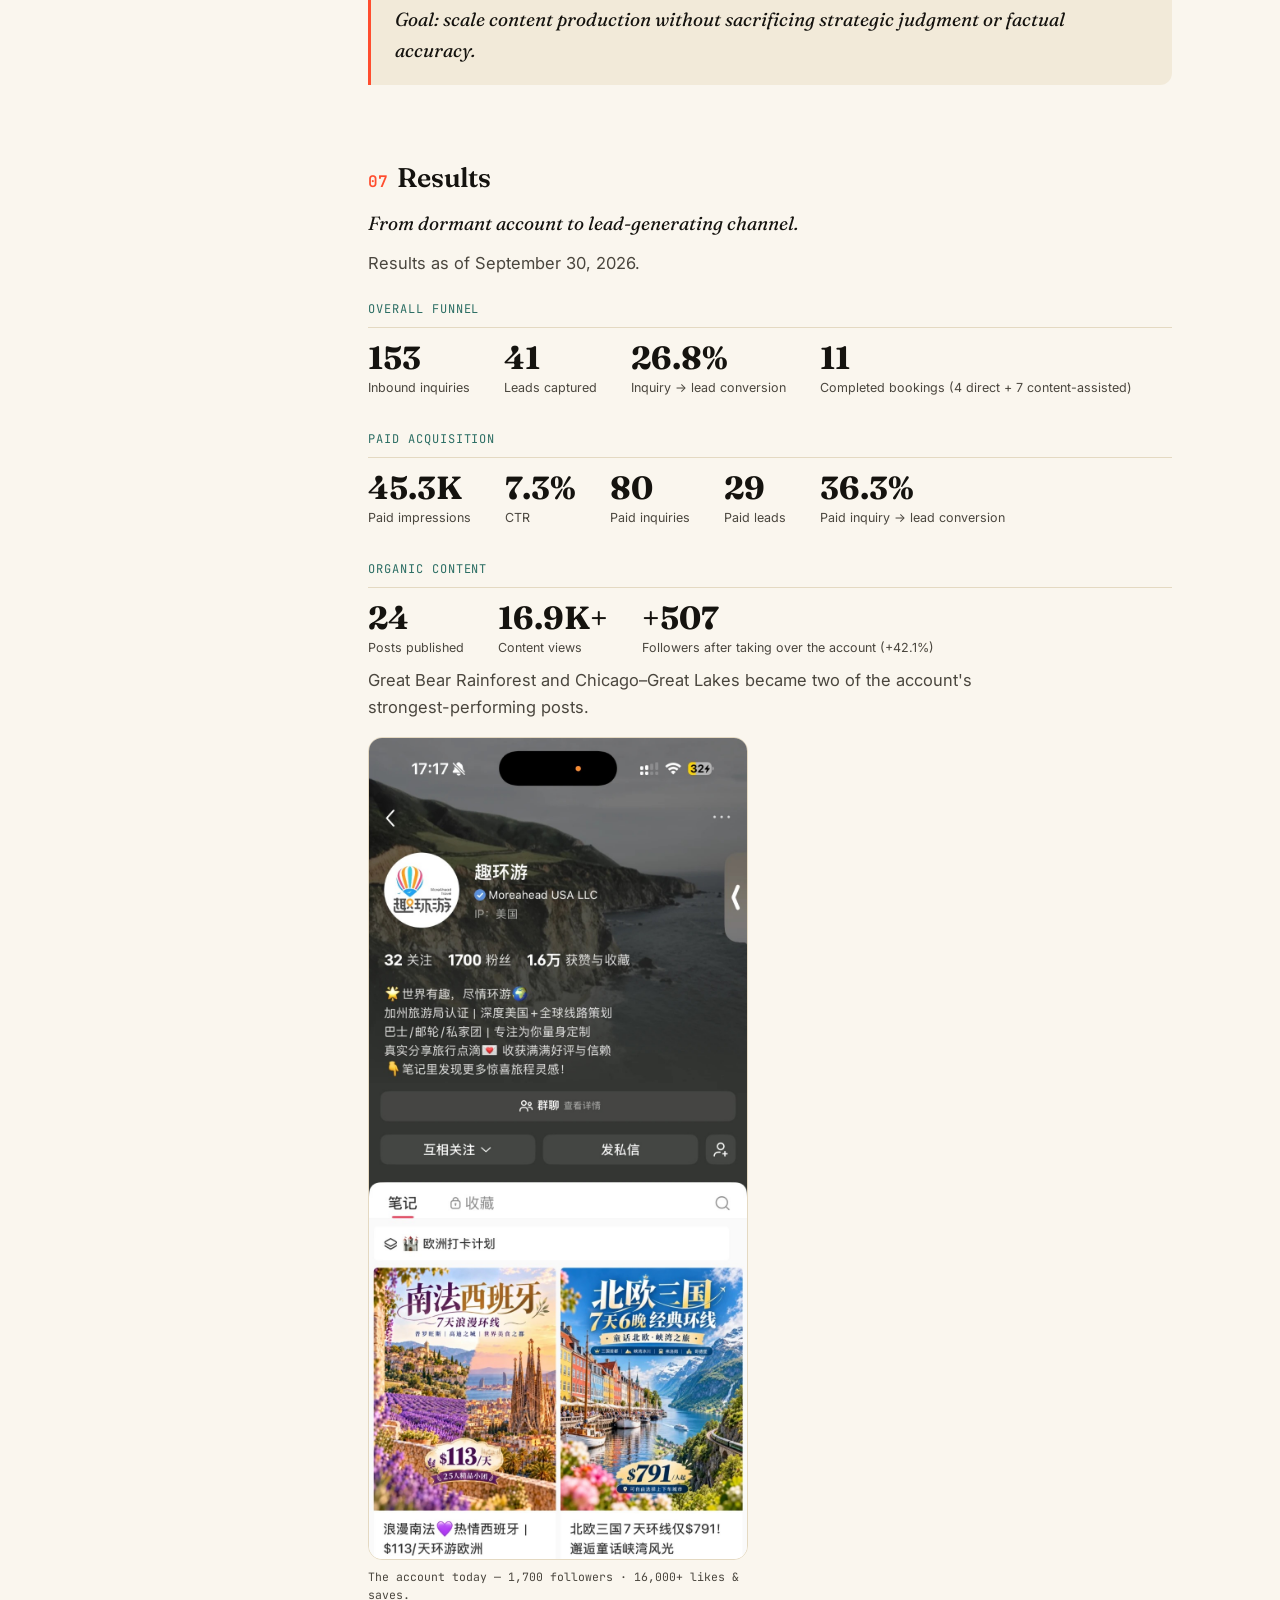
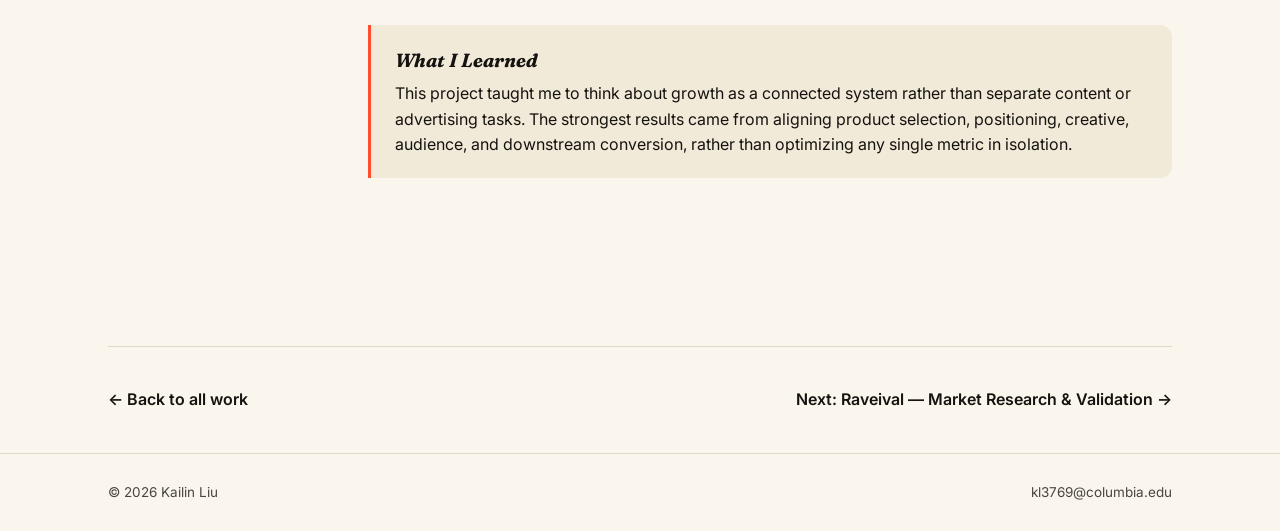
<file: case-studies/xiaohongshu-growth.html>
<!DOCTYPE html>
<html lang="en">
<head>
<meta charset="UTF-8">
<meta name="viewport" content="width=device-width, initial-scale=1.0">
<title>Xiaohongshu Growth Case Study — Kailin Liu</title>
<link rel="stylesheet" href="../css/style.css">
</head>
<body>

<nav class="site-nav">
  <div class="wrap">
    <a href="../index.html" class="logo">Kailin Liu<span>.</span></a>
    <div class="nav-links">
      <a href="../about.html">About</a>
      <div class="nav-item">
        <a href="../index.html#work">Work <span class="caret">▾</span></a>
        <div class="dropdown">
          <a href="xiaohongshu-growth.html">MoreAhead — RedNote Growth Marketing</a>
          <a href="loudme-kol.html">CocoSoft Technology — AI Influencer Marketing &amp; Strategy</a>
          <a href="cardlo-global-marketing.html">Cardlo Biotechnology — Global B2B Marketing</a>
          <a href="raveival.html">Raveival — Market Research &amp; Validation</a>
        </div>
      </div>
      <div class="nav-item">
        <a href="../index.html#projects">Projects <span class="caret">▾</span></a>
        <div class="dropdown">
          <a href="../projects/fragrance-analytics.html">Consumer Perception Analytics</a>
          <a href="../projects/traini-growth-experiments.html">Traini Growth Experiments</a>
          <a href="../projects/babanana.html">BabaNana Production Mgmt.</a>
          <a href="../projects/lumina-self-reflection.html">Lumina — AI Self-Reflection App</a>
          <a href="../projects/ai-travel-app.html">AI Travel App</a>
        </div>
      </div>
      <a href="../skills.html">Skills</a>
    </div>
    <a href="../index.html#contact" class="nav-cta">Let's talk</a>
  </div>
</nav>

<header class="cs-hero">
  <div class="wrap">
    <span class="eyebrow">Growth Marketing · Product Positioning · Paid Social</span>
    <h1>Building a Content-to-Lead Growth Engine on Xiaohongshu</h1>
    <p class="hero-lede">I helped reactivate a dormant Xiaohongshu (RedNote) channel for a travel brand and turn it into a measurable acquisition channel — from deciding what to promote and how to position it, to content, paid media, inquiry capture, and optimization.</p>
    <div class="cs-meta">
      <div><span>Company</span><b>MoreAhead Digital Lab</b></div>
      <div><span>Role</span><b>Growth Marketing Intern</b></div>
      <div><span>Timeline</span><b>June 2026 – Present</b></div>
      <div><span>Brand</span><b>趣环游 · MoreAhead Travel (in-house brand)</b></div>
    </div>
    <figure class="real-fig cs-hero-img">
      <img src="../assets/xiaohongshu/hero-mosaic.jpg" alt="Grid of four Xiaohongshu post covers: Tuktoyaktuk, Great Bear Rainforest, Chicago–Great Lakes, and Yellowstone food">
    </figure>
    <p class="img-caption" style="margin-top:10px;">Real post covers from the account — left to right: Tuktoyaktuk ("the road's end Arctic village"), Great Bear Rainforest, Chicago–Great Lakes fall foliage, Yellowstone food guide.</p>
  </div>
</header>

<div class="cs-stats-band">
  <div class="wrap">
    <div><b>153</b><span>inbound inquiries</span></div>
    <div><b>41</b><span>leads captured</span></div>
    <div><b>26.8%</b><span>inquiry → lead conversion</span></div>
    <div><b>11</b><span>completed bookings</span></div>
  </div>
</div>

<div class="cs-body">
  <div class="wrap cs-layout">

    <nav class="cs-toc">
      <a href="#context">Context</a>
      <a href="#research">Channel Research</a>
      <a href="#selection">Product Selection</a>
      <a href="#content">Content Strategy</a>
      <a href="#paid">Paid Social</a>
      <a href="#sop">Content Ops SOP</a>
      <a href="#results">Results</a>
    </nav>

    <div class="cs-content">

      <section id="context">
        <h2><span class="num">01</span>Context</h2>
        <p>MoreAhead Travel（趣环游）'s Xiaohongshu account had been inactive for months. The business wanted to rebuild brand awareness among Chinese-speaking travelers in North America while using social media to generate qualified travel inquiries.</p>
        <p><b>My task:</b> determine what to promote, how to position it, and how to turn content and paid media into leads.</p>
      </section>

      <section id="research">
        <h2><span class="num">02</span>Channel &amp; Funnel Research</h2>
        <p>I began by researching the broader travel marketing landscape to understand how different channels support the customer journey and where I could contribute most effectively.</p>
        <ul>
          <li>Mapped the travel funnel from awareness → consideration → inquiry → conversion → retention</li>
          <li>Evaluated major channels including Xiaohongshu, Instagram, TikTok, Facebook, YouTube, Google Search/Ads, email, influencer marketing, OTAs, GEO, and AI-agent opportunities</li>
          <li>Compared each channel across audience fit, content format, speed of feedback, conversion role, and suitability for seasonal or time-sensitive travel products</li>
          <li>Used the research to discuss channel priorities with my mentor and identify where I could take deeper ownership</li>
        </ul>
        <div class="cs-flow">
          <div class="cs-flow-step">Awareness</div><span class="cs-flow-arrow">→</span>
          <div class="cs-flow-step">Consideration</div><span class="cs-flow-arrow">→</span>
          <div class="cs-flow-step">Inquiry</div><span class="cs-flow-arrow">→</span>
          <div class="cs-flow-step">Conversion</div><span class="cs-flow-arrow">→</span>
          <div class="cs-flow-step">Retention</div>
        </div>

        <div class="results-group-label" style="margin-top:28px;">Why Xiaohongshu Became a Key Focus</div>
        <p>Following the research presentation, I took primary ownership of Xiaohongshu, which was a strong fit for the brand because:</p>
        <ul>
          <li>The product portfolio naturally served Chinese-speaking travelers</li>
          <li>Both overseas Chinese users and mainland Chinese travelers are highly concentrated on the platform</li>
          <li>Its organic and paid distribution can generate relatively fast feedback for seasonal and limited-departure products</li>
          <li>Its visual, information-dense format fits how travelers research routes, lodging, pricing, seasonality, and trip highlights</li>
        </ul>
        <p>My Xiaohongshu content was also adapted for Ctrip, with changes to tone, structure, and information density rather than direct copy-pasting.</p>
        <div class="cs-callout"><b>Key takeaway.</b> The research gave me a broader view of the travel marketing landscape; after presenting the findings, I took end-to-end ownership of Xiaohongshu as my primary channel, where the audience, content format, and fast feedback loop aligned especially well with the brand.</div>
      </section>

      <section id="selection">
        <h2><span class="num">03</span>Product Selection &amp; Positioning</h2>
        <p>The brand had a large catalog of North American and European tours, but limited marketing resources — so I treated product selection as a marketing decision, not a matter of promoting every available route.</p>
        <ul>
          <li>Built a prioritization framework around seasonality, audience fit, differentiation, visual potential, booking timing, pricing/lodging advantage, and tour-operator value</li>
          <li>Prioritized products with a clear, communicable hook rather than itineraries with many features but no strong reason to choose them</li>
          <li>Translated operational product features into customer value:
            <ul>
              <li>In-park lodging → less driving and better access</li>
              <li>Small-group format → greater flexibility and less waiting</li>
              <li>Multi-destination planning → lower trip-planning complexity</li>
            </ul>
          </li>
          <li>Used the framework to recommend which products should receive organic content and paid-media investment</li>
        </ul>
        <div class="cs-example">
          <h4>Example — Chicago–Great Lakes</h4>
          <p>I identified the Chicago–Great Lakes fall-foliage route as an under-promoted opportunity because it combined:</p>
          <div class="tag-row">
            <span class="tag">Strong seasonality</span><span class="tag">Distinctive destinations</span><span class="tag">High visual potential</span><span class="tag">Lower content saturation</span>
          </div>
          <p style="margin-bottom:0;">I recommended moving it into the priority marketing pool and later developed its positioning, creative, and paid campaign.</p>
        </div>
        <div class="cs-callout">One sharp, defensible value proposition &gt; a long list of generic attractions.</div>
      </section>

      <section id="content">
        <h2><span class="num">04</span>Content Strategy</h2>
        <p>I built the content strategy around three repeatable content pillars rather than treating every post as a one-off creative project.</p>
        <div class="cs-pillars">
          <div class="cs-pillar">
            <span class="pillar-num">01</span>
            <h4>Discovery &amp; Curiosity</h4>
            <p>Use a specific or surprising destination detail to earn attention, saves, and shares.</p>
            <div class="examples"><span>Tuktoyaktuk — "the village at the end of the road"</span><span>Yellowstone local-food guide</span></div>
          </div>
          <div class="cs-pillar">
            <span class="pillar-num">02</span>
            <h4>Timely &amp; Seasonal</h4>
            <p>Connect travel products to seasonal demand, events, or cultural moments.</p>
            <div class="examples"><span>Niagara Falls World Cup illumination</span><span>Great Lakes fall foliage</span></div>
          </div>
          <div class="cs-pillar">
            <span class="pillar-num">03</span>
            <h4>Conversion-Oriented</h4>
            <p>Turn complex itineraries into decision-ready information around:</p>
            <div class="examples"><span>route · lodging · group size</span><span>price · season · unique experiences</span></div>
          </div>
        </div>
        <p>Each promotional post followed a reusable structure: Cover → Core Value Proposition → Key Highlights → Route / Map → Decision Information → CTA. I also created multiple cover and headline variations so stronger concepts could be tested through paid media.</p>
        <div class="cs-img-row">
          <figure class="real-fig">
            <img src="../assets/xiaohongshu/cover-tuktoyaktuk.jpg" alt="Xiaohongshu post cover: Tuktoyaktuk, the road's end Arctic village">
            <p class="img-caption"><b>EN:</b> "Tuktoyaktuk · Arctic Ocean — the last village at the end of the world"</p>
          </figure>
          <figure class="real-fig">
            <img src="../assets/xiaohongshu/cover-niagara.jpg" alt="Xiaohongshu post cover: Niagara Falls World Cup light show">
            <p class="img-caption"><b>EN:</b> "Niagara Falls Light Show — limited World Cup edition"</p>
          </figure>
          <figure class="real-fig">
            <img src="../assets/xiaohongshu/cover-chicago-lakes.jpg" alt="Xiaohongshu post cover: Chicago Great Lakes fall foliage 6-day tour">
            <p class="img-caption"><b>EN:</b> "Chicago–Great Lakes Fall Foliage, 6 Days"</p>
          </figure>
        </div>
        <figure class="real-fig" style="max-width:420px; margin:22px auto;">
          <img src="../assets/xiaohongshu/map-itinerary-graphic.jpg" alt="Combined day-by-day itinerary and route map graphic for a Yellowstone–Grand Teton 5-day route">
          <p class="img-caption">The map + itinerary format — day-by-day list paired with an actual route map.</p>
        </figure>
      </section>

      <section id="paid">
        <h2><span class="num">05</span>Paid Social &amp; Funnel Optimization</h2>
        <p>Once the account had a repeatable content base, I expanded into Xiaohongshu paid acquisition.</p>
        <ul>
          <li>Tested combinations of tour product × cover creative × headline × audience targeting</li>
          <li>Tracked performance beyond impressions and CTR using DM inquiries, lead capture, CPL, and inquiry-to-lead conversion</li>
          <li>Compared upper-funnel engagement with downstream lead quality to identify which campaigns attracted higher-intent users</li>
          <li>Used results to refine product messaging, creative hierarchy, CTA, audience targeting, and budget decisions</li>
        </ul>
        <div class="cs-callout">Higher CTR did not always mean better business performance. Some campaigns generated fewer clicks but much stronger inquiry-to-lead conversion — which shifted my optimization focus from click efficiency to downstream lead quality.</div>
        <div class="cs-two-col">
          <figure class="real-fig">
            <img src="../assets/xiaohongshu/ads-dashboard-spend.jpg" alt="Xiaohongshu Juguang ads dashboard showing spend, impressions, and clicks per campaign">
            <p class="img-caption">Xiaohongshu 聚光 ads backend — spend / impressions / clicks.</p>
          </figure>
          <figure class="real-fig">
            <img src="../assets/xiaohongshu/ads-dashboard-leads.jpg" alt="Xiaohongshu Juguang ads dashboard showing DM inquiries, leads, and cost per lead by campaign">
            <p class="img-caption">Same backend — DM inquiries, leads, cost per lead.</p>
          </figure>
        </div>
      </section>

      <section id="sop">
        <h2><span class="num">06</span>Content Operations &amp; AI SOP</h2>
        <p>As publishing volume increased, I began turning the content process into a repeatable operating system.</p>
        <ul>
          <li>Benchmarked competitor travel accounts across cover formats, headline patterns, content sequencing, selling-point hierarchy, and engagement patterns</li>
          <li>Built reusable AI prompts for repeatable stages such as product extraction, audience analysis, messaging, and copy development</li>
          <li>Added human-review checkpoints to catch incorrect itinerary details, location mix-ups, unsupported claims, and AI hallucinations</li>
        </ul>
        <div class="cs-flow">
          <div class="cs-flow-step">Product Extraction</div><span class="cs-flow-arrow">→</span>
          <div class="cs-flow-step">Audience Analysis</div><span class="cs-flow-arrow">→</span>
          <div class="cs-flow-step">Positioning</div><span class="cs-flow-arrow">→</span>
          <div class="cs-flow-step">Copy</div><span class="cs-flow-arrow">→</span>
          <div class="cs-flow-step">Creative</div><span class="cs-flow-arrow">→</span>
          <div class="cs-flow-step">QA</div><span class="cs-flow-arrow">→</span>
          <div class="cs-flow-step">Publishing</div><span class="cs-flow-arrow">→</span>
          <div class="cs-flow-step">Performance Review</div>
        </div>
        <div class="cs-callout">Goal: scale content production without sacrificing strategic judgment or factual accuracy.</div>
      </section>

      <section id="results">
        <h2><span class="num">07</span>Results</h2>
        <p style="font-family:var(--font-display); font-size:19px; font-style:italic; color:var(--ink);">From dormant account to lead-generating channel.</p>
        <p class="img-caption" style="margin-top:-8px;">Results as of September 30, 2026.</p>
        <div class="results-groups">
          <div>
            <div class="results-group-label">Overall Funnel</div>
            <div class="results-metrics">
              <div class="results-metric"><b>153</b><span>Inbound inquiries</span></div>
              <div class="results-metric"><b>41</b><span>Leads captured</span></div>
              <div class="results-metric"><b>26.8%</b><span>Inquiry → lead conversion</span></div>
              <div class="results-metric"><b>11</b><span>Completed bookings (4 direct + 7 content-assisted)</span></div>
            </div>
          </div>
          <div>
            <div class="results-group-label">Paid Acquisition</div>
            <div class="results-metrics">
              <div class="results-metric"><b>45.3K</b><span>Paid impressions</span></div>
              <div class="results-metric"><b>7.3%</b><span>CTR</span></div>
              <div class="results-metric"><b>80</b><span>Paid inquiries</span></div>
              <div class="results-metric"><b>29</b><span>Paid leads</span></div>
              <div class="results-metric"><b>36.3%</b><span>Paid inquiry → lead conversion</span></div>
            </div>
          </div>
          <div>
            <div class="results-group-label">Organic Content</div>
            <div class="results-metrics">
              <div class="results-metric"><b>24</b><span>Posts published</span></div>
              <div class="results-metric"><b>16.9K+</b><span>Content views</span></div>
              <div class="results-metric"><b>+507</b><span>Followers after taking over the account (+42.1%)</span></div>
            </div>
          </div>
        </div>
        <p>Great Bear Rainforest and Chicago–Great Lakes became two of the account's strongest-performing posts.</p>
        <figure class="real-fig" style="max-width:380px;">
          <img src="../assets/xiaohongshu/profile-screenshot.jpg" alt="趣环游 Xiaohongshu profile page showing 1,700 followers and 16,000+ likes and saves">
          <p class="img-caption">The account today — 1,700 followers · 16,000+ likes &amp; saves.</p>
        </figure>
        <div class="cs-callout" style="font-size:16px; font-style:normal; font-family:var(--font-body);"><b style="font-family:var(--font-display); font-size:19px; font-style:italic; display:block; margin-bottom:6px;">What I Learned</b>This project taught me to think about growth as a connected system rather than separate content or advertising tasks. The strongest results came from aligning product selection, positioning, creative, audience, and downstream conversion, rather than optimizing any single metric in isolation.</div>
      </section>

    </div>
  </div>
</div>

<div class="wrap">
  <div class="cs-nextprev">
    <a href="../index.html#work">← Back to all work</a>
    <a href="raveival.html">Next: Raveival — Market Research &amp; Validation →</a>
  </div>
</div>

<footer style="margin-top:40px;">
  <div class="wrap">
    <span>© 2026 Kailin Liu</span>
    <a href="mailto:kl3769@columbia.edu">kl3769@columbia.edu</a>
  </div>
</footer>

<script src="../js/main.js"></script>
</body>
</html>
</file>
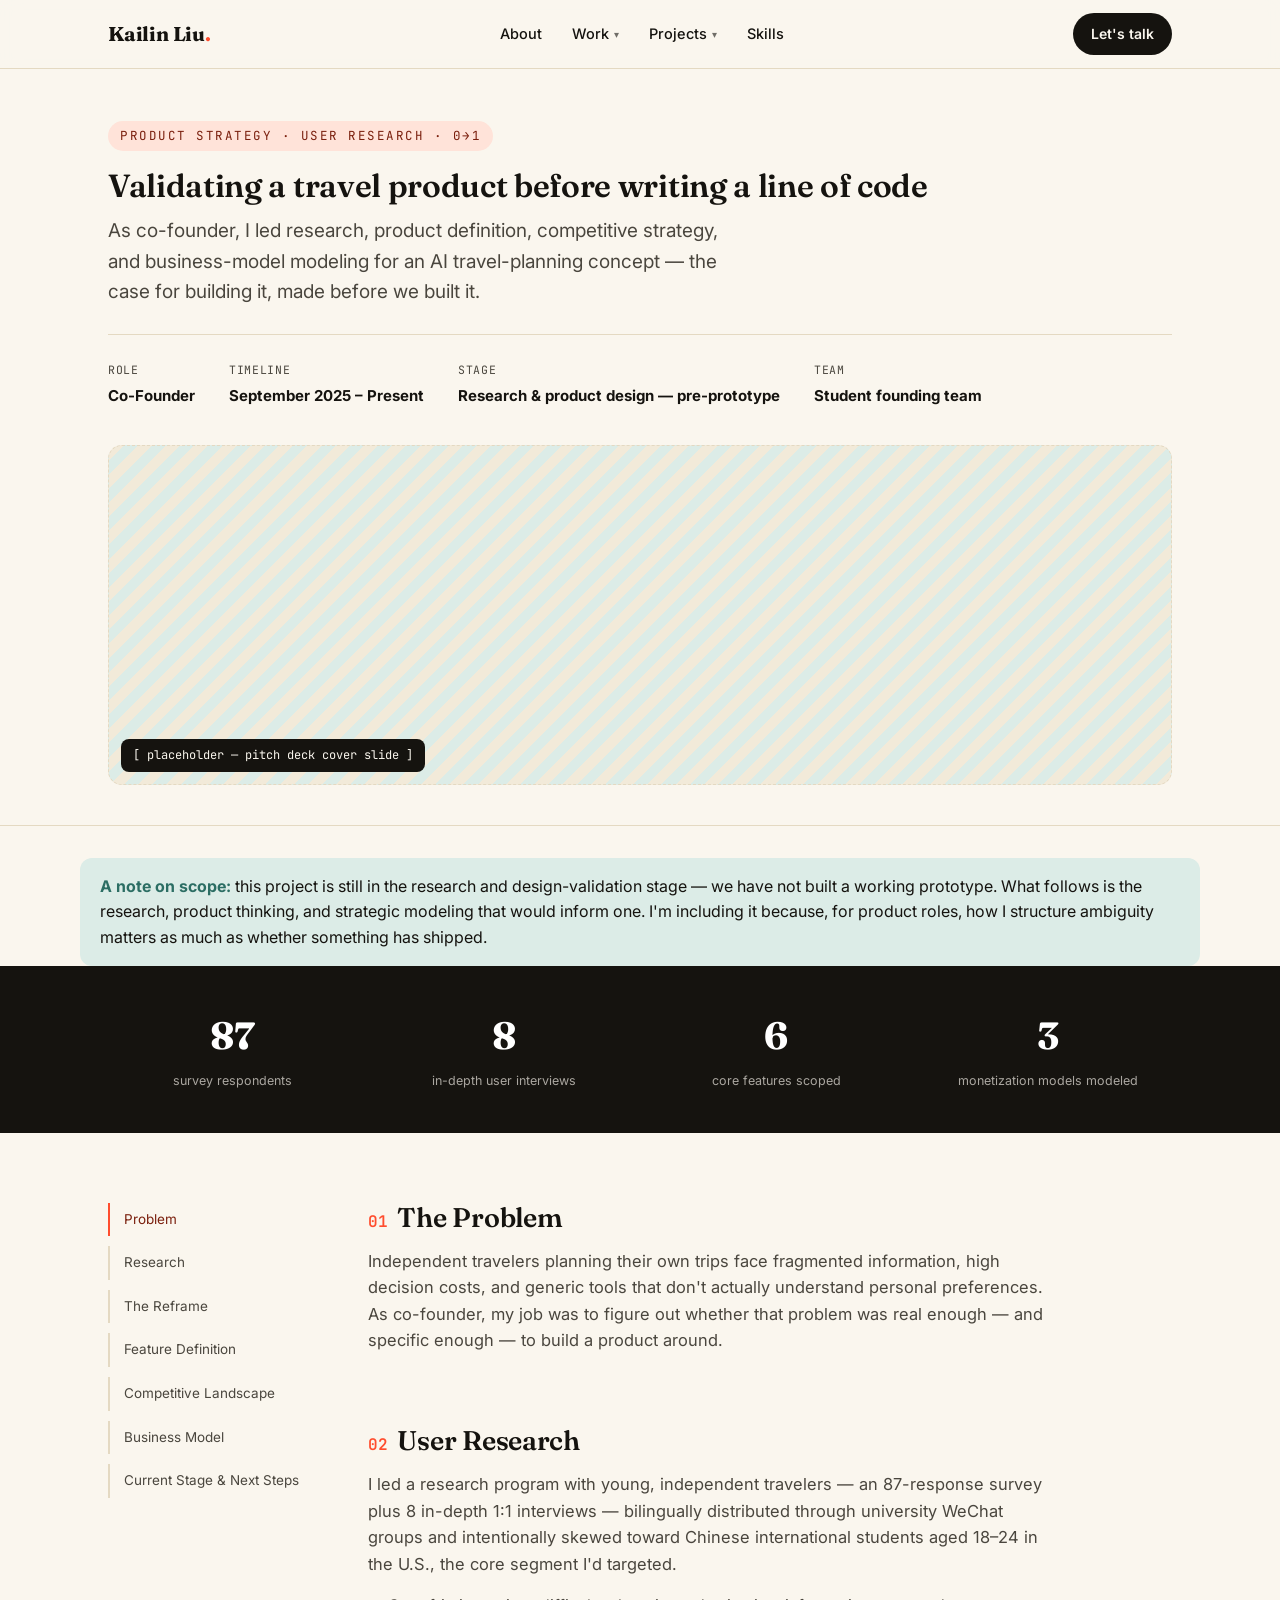
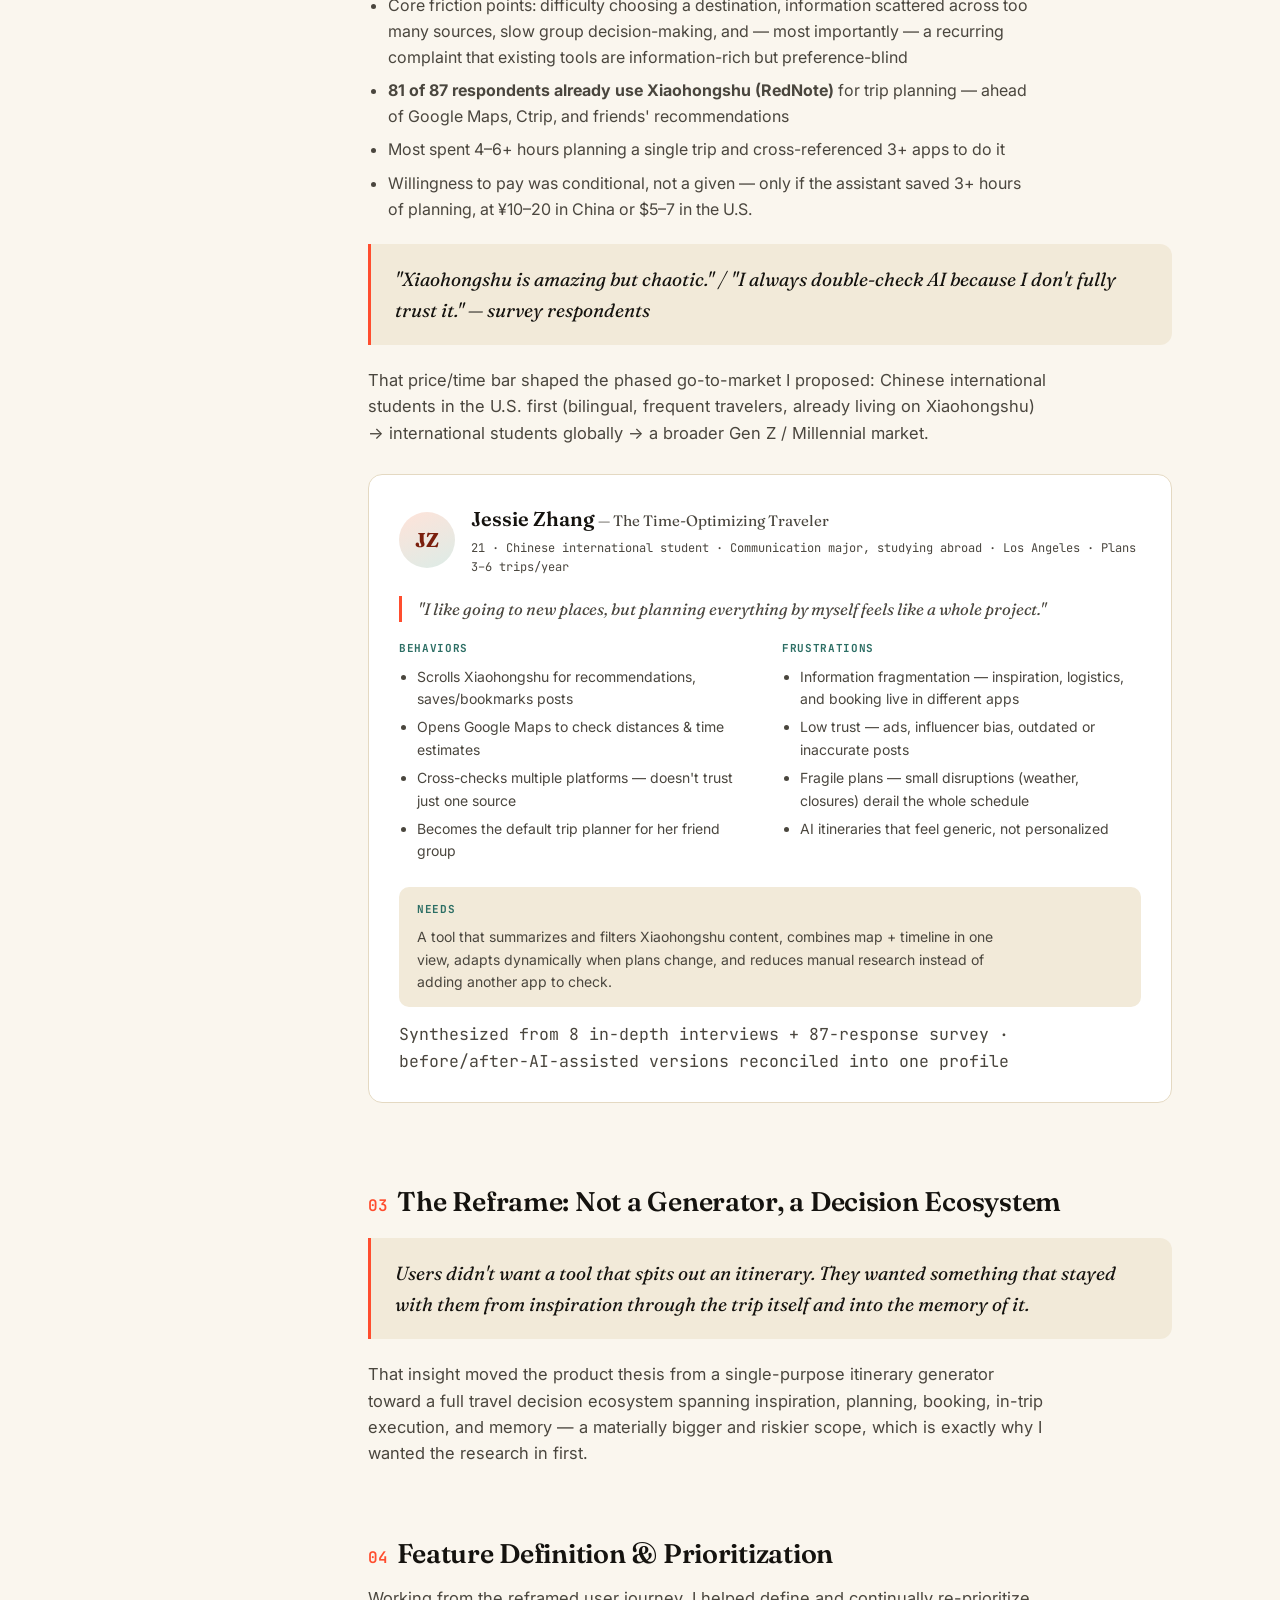
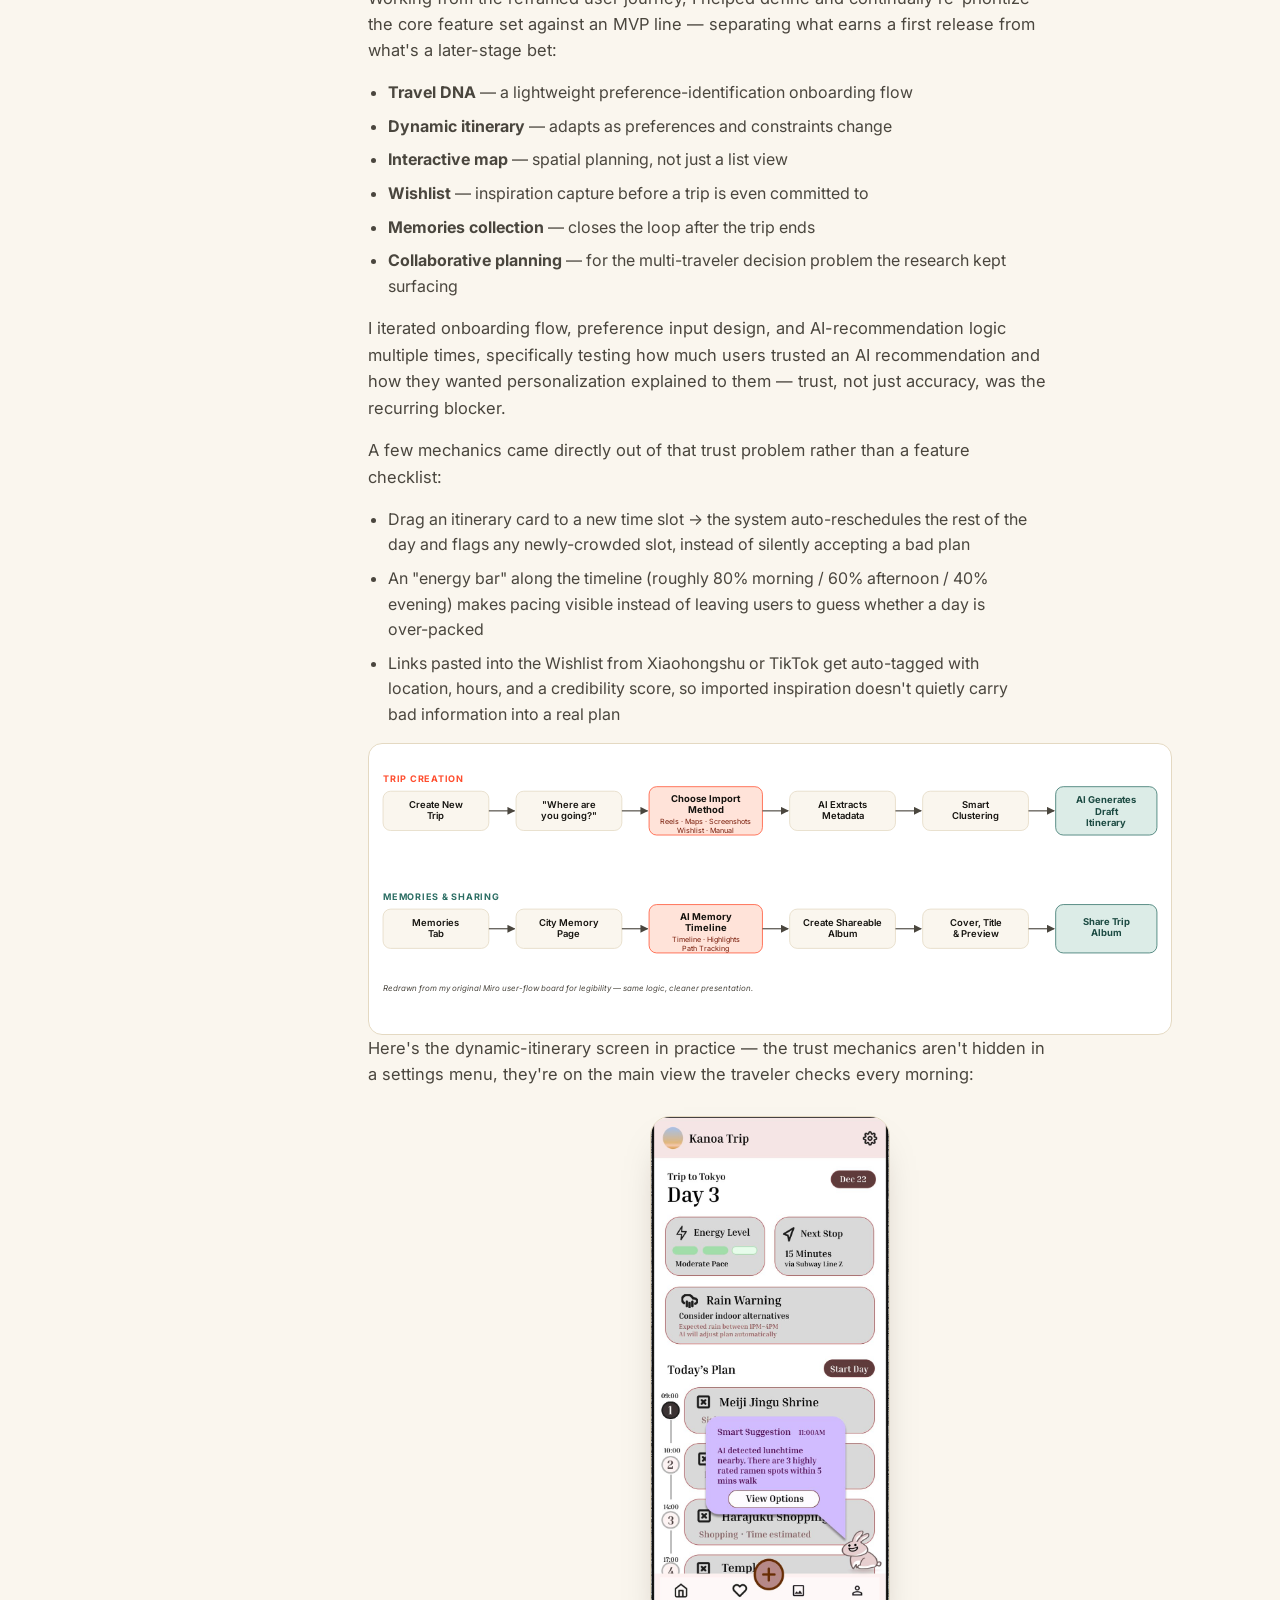
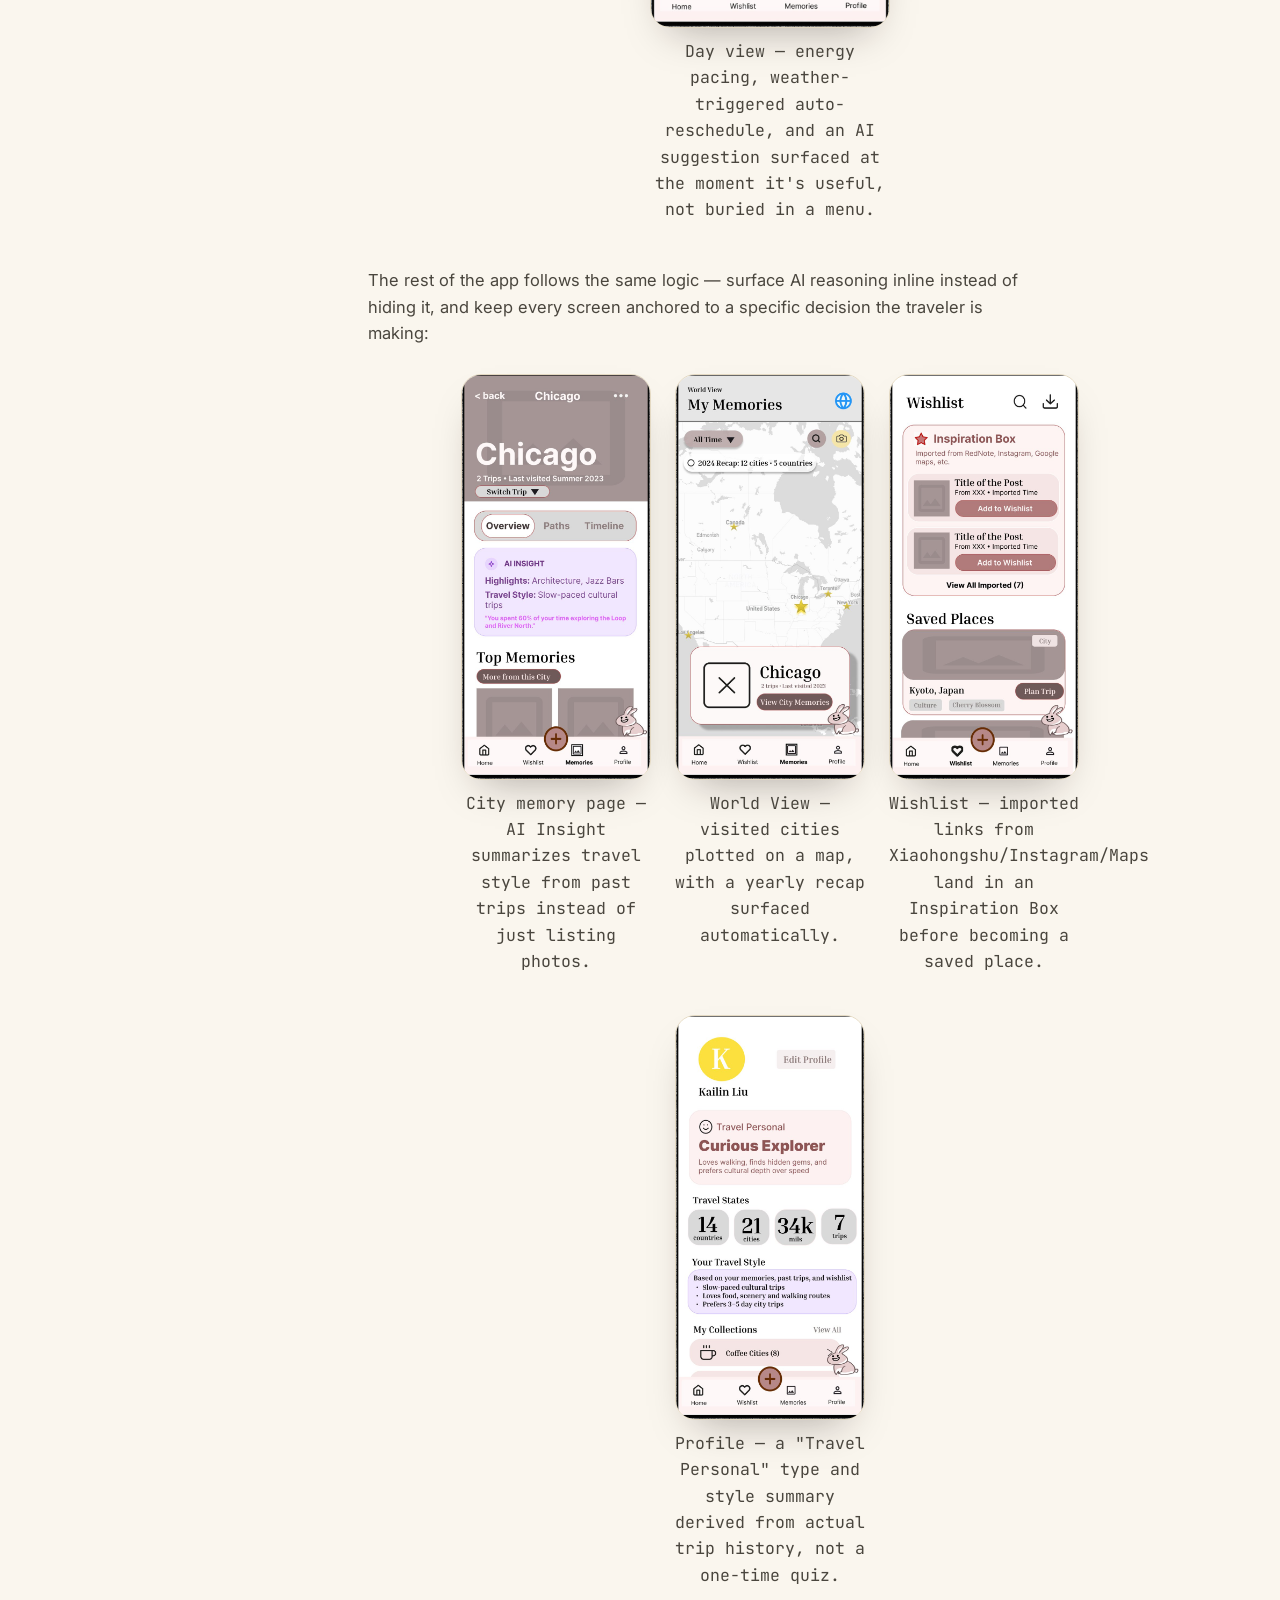
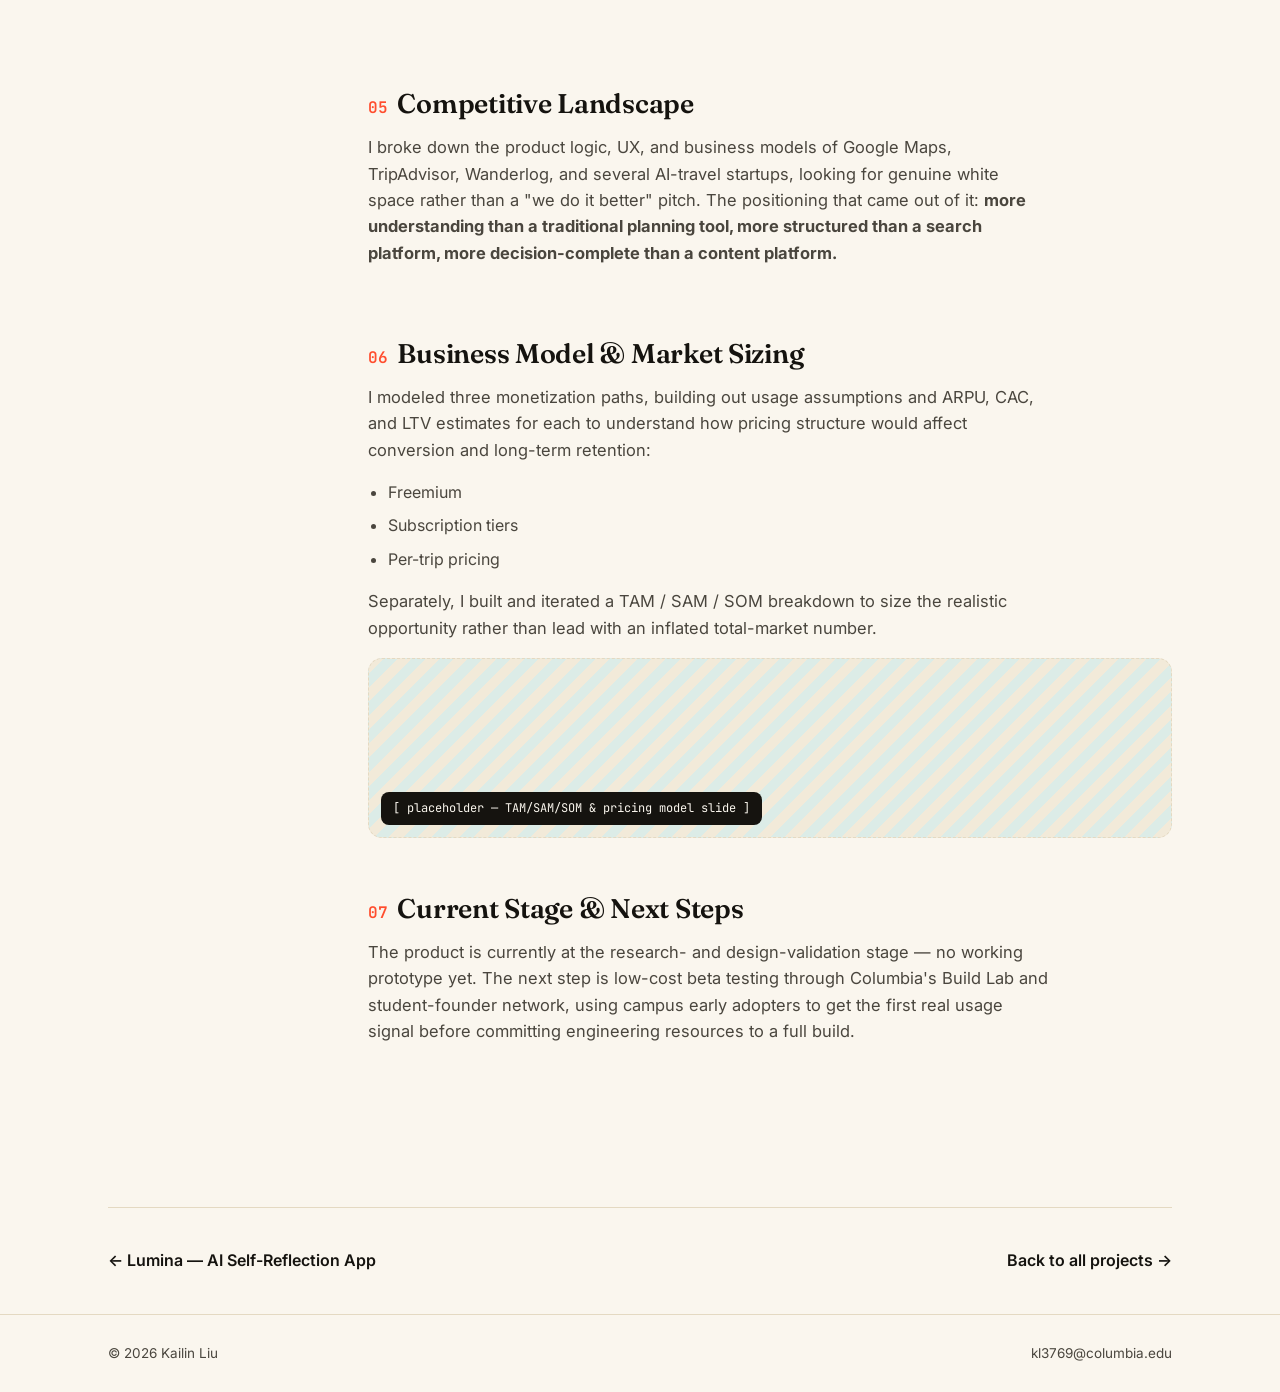
<file: projects/ai-travel-app.html>
<!DOCTYPE html>
<html lang="en">
<head>
<meta charset="UTF-8">
<meta name="viewport" content="width=device-width, initial-scale=1.0">
<title>AI Travel App Product Strategy Case Study — Kailin Liu</title>
<link rel="stylesheet" href="../css/style.css">
</head>
<body>

<nav class="site-nav">
  <div class="wrap">
    <a href="../index.html" class="logo">Kailin Liu<span>.</span></a>
    <div class="nav-links">
      <a href="../about.html">About</a>
      <div class="nav-item">
        <a href="../index.html#work">Work <span class="caret">▾</span></a>
        <div class="dropdown">
          <a href="../case-studies/xiaohongshu-growth.html">MoreAhead — RedNote Growth Marketing</a>
          <a href="../case-studies/loudme-kol.html">CocoSoft Technology — AI Influencer Marketing &amp; Strategy</a>
          <a href="../case-studies/cardlo-global-marketing.html">Cardlo Biotechnology — Global B2B Marketing</a>
          <a href="../case-studies/raveival.html">Raveival — Market Research &amp; Validation</a>
        </div>
      </div>
      <div class="nav-item">
        <a href="../index.html#projects">Projects <span class="caret">▾</span></a>
        <div class="dropdown">
          <a href="fragrance-analytics.html">Consumer Perception Analytics</a>
          <a href="traini-growth-experiments.html">Traini Growth Experiments</a>
          <a href="babanana.html">BabaNana Production Mgmt.</a>
          <a href="lumina-self-reflection.html">Lumina — AI Self-Reflection App</a>
          <a href="ai-travel-app.html">AI Travel App</a>
        </div>
      </div>
      <a href="../skills.html">Skills</a>
    </div>
    <a href="../index.html#contact" class="nav-cta">Let's talk</a>
  </div>
</nav>

<header class="cs-hero">
  <div class="wrap">
    <span class="eyebrow">Product Strategy · User Research · 0→1</span>
    <h1>Validating a travel product before writing a line of code</h1>
    <p class="hero-lede">As co-founder, I led research, product definition, competitive strategy, and business-model modeling for an AI travel-planning concept — the case for building it, made before we built it.</p>
    <div class="cs-meta">
      <div><span>Role</span><b>Co-Founder</b></div>
      <div><span>Timeline</span><b>September 2025 – Present</b></div>
      <div><span>Stage</span><b>Research &amp; product design — pre-prototype</b></div>
      <div><span>Team</span><b>Student founding team</b></div>
    </div>
    <div class="img-placeholder cs-hero-img"><span class="label">[ placeholder — pitch deck cover slide ]</span></div>
  </div>
</header>

<div class="honest-note" style="max-width:var(--max); margin:32px auto 0; margin-left:auto; margin-right:auto;">
  <div class="wrap" style="padding:0;"><b>A note on scope:</b> this project is still in the research and design-validation stage — we have not built a working prototype. What follows is the research, product thinking, and strategic modeling that would inform one. I'm including it because, for product roles, how I structure ambiguity matters as much as whether something has shipped.</div>
</div>

<div class="cs-stats-band">
  <div class="wrap">
    <div><b>87</b><span>survey respondents</span></div>
    <div><b>8</b><span>in-depth user interviews</span></div>
    <div><b>6</b><span>core features scoped</span></div>
    <div><b>3</b><span>monetization models modeled</span></div>
  </div>
</div>

<div class="cs-body">
  <div class="wrap cs-layout">

    <nav class="cs-toc">
      <a href="#problem">Problem</a>
      <a href="#research">Research</a>
      <a href="#reframe">The Reframe</a>
      <a href="#features">Feature Definition</a>
      <a href="#competitive">Competitive Landscape</a>
      <a href="#biz">Business Model</a>
      <a href="#next">Current Stage &amp; Next Steps</a>
    </nav>

    <div class="cs-content">

      <section id="problem">
        <h2><span class="num">01</span>The Problem</h2>
        <p>Independent travelers planning their own trips face fragmented information, high decision costs, and generic tools that don't actually understand personal preferences. As co-founder, my job was to figure out whether that problem was real enough — and specific enough — to build a product around.</p>
      </section>

      <section id="research">
        <h2><span class="num">02</span>User Research</h2>
        <p>I led a research program with young, independent travelers — an 87-response survey plus 8 in-depth 1:1 interviews — bilingually distributed through university WeChat groups and intentionally skewed toward Chinese international students aged 18–24 in the U.S., the core segment I'd targeted.</p>
        <ul>
          <li>Core friction points: difficulty choosing a destination, information scattered across too many sources, slow group decision-making, and — most importantly — a recurring complaint that existing tools are information-rich but preference-blind</li>
          <li><b>81 of 87 respondents already use Xiaohongshu (RedNote)</b> for trip planning — ahead of Google Maps, Ctrip, and friends' recommendations</li>
          <li>Most spent 4–6+ hours planning a single trip and cross-referenced 3+ apps to do it</li>
          <li>Willingness to pay was conditional, not a given — only if the assistant saved 3+ hours of planning, at ¥10–20 in China or $5–7 in the U.S.</li>
        </ul>
        <div class="cs-callout">"Xiaohongshu is amazing but chaotic." / "I always double-check AI because I don't fully trust it." — survey respondents</div>
        <p>That price/time bar shaped the phased go-to-market I proposed: Chinese international students in the U.S. first (bilingual, frequent travelers, already living on Xiaohongshu) → international students globally → a broader Gen Z / Millennial market.</p>

        <figure class="persona-card">
          <div class="persona-head">
            <div class="persona-avatar">JZ</div>
            <div>
              <div class="persona-name">Jessie Zhang <span>— The Time-Optimizing Traveler</span></div>
              <div class="persona-meta">21 · Chinese international student · Communication major, studying abroad · Los Angeles · Plans 3–6 trips/year</div>
            </div>
          </div>
          <p class="persona-quote">"I like going to new places, but planning everything by myself feels like a whole project."</p>
          <div class="persona-grid">
            <div>
              <h5>Behaviors</h5>
              <ul>
                <li>Scrolls Xiaohongshu for recommendations, saves/bookmarks posts</li>
                <li>Opens Google Maps to check distances &amp; time estimates</li>
                <li>Cross-checks multiple platforms — doesn't trust just one source</li>
                <li>Becomes the default trip planner for her friend group</li>
              </ul>
            </div>
            <div>
              <h5>Frustrations</h5>
              <ul>
                <li>Information fragmentation — inspiration, logistics, and booking live in different apps</li>
                <li>Low trust — ads, influencer bias, outdated or inaccurate posts</li>
                <li>Fragile plans — small disruptions (weather, closures) derail the whole schedule</li>
                <li>AI itineraries that feel generic, not personalized</li>
              </ul>
            </div>
          </div>
          <div class="persona-needs">
            <h5>Needs</h5>
            <p>A tool that summarizes and filters Xiaohongshu content, combines map + timeline in one view, adapts dynamically when plans change, and reduces manual research instead of adding another app to check.</p>
          </div>
          <p class="persona-source">Synthesized from 8 in-depth interviews + 87-response survey · before/after-AI-assisted versions reconciled into one profile</p>
        </figure>
      </section>

      <section id="reframe">
        <h2><span class="num">03</span>The Reframe: Not a Generator, a Decision Ecosystem</h2>
        <div class="cs-callout">Users didn't want a tool that spits out an itinerary. They wanted something that stayed with them from inspiration through the trip itself and into the memory of it.</div>
        <p>That insight moved the product thesis from a single-purpose itinerary generator toward a full travel decision ecosystem spanning inspiration, planning, booking, in-trip execution, and memory — a materially bigger and riskier scope, which is exactly why I wanted the research in first.</p>
      </section>

      <section id="features">
        <h2><span class="num">04</span>Feature Definition &amp; Prioritization</h2>
        <p>Working from the reframed user journey, I helped define and continually re-prioritize the core feature set against an MVP line — separating what earns a first release from what's a later-stage bet:</p>
        <ul>
          <li><b>Travel DNA</b> — a lightweight preference-identification onboarding flow</li>
          <li><b>Dynamic itinerary</b> — adapts as preferences and constraints change</li>
          <li><b>Interactive map</b> — spatial planning, not just a list view</li>
          <li><b>Wishlist</b> — inspiration capture before a trip is even committed to</li>
          <li><b>Memories collection</b> — closes the loop after the trip ends</li>
          <li><b>Collaborative planning</b> — for the multi-traveler decision problem the research kept surfacing</li>
        </ul>
        <p>I iterated onboarding flow, preference input design, and AI-recommendation logic multiple times, specifically testing how much users trusted an AI recommendation and how they wanted personalization explained to them — trust, not just accuracy, was the recurring blocker.</p>
        <p>A few mechanics came directly out of that trust problem rather than a feature checklist:</p>
        <ul>
          <li>Drag an itinerary card to a new time slot → the system auto-reschedules the rest of the day and flags any newly-crowded slot, instead of silently accepting a bad plan</li>
          <li>An "energy bar" along the timeline (roughly 80% morning / 60% afternoon / 40% evening) makes pacing visible instead of leaving users to guess whether a day is over-packed</li>
          <li>Links pasted into the Wishlist from Xiaohongshu or TikTok get auto-tagged with location, hours, and a credibility score, so imported inspiration doesn't quietly carry bad information into a real plan</li>
        </ul>
        <figure class="real-fig" style="background:#fff; border:1.5px solid var(--line); border-radius:var(--radius); padding:20px 8px;">
          <svg viewBox="0 0 1040 320" xmlns="http://www.w3.org/2000/svg" style="width:100%; height:auto; font-family:'Inter',sans-serif;">
            <defs>
              <marker id="arrow" viewBox="0 0 10 10" refX="9" refY="5" markerWidth="7" markerHeight="7" orient="auto-start-reverse">
                <path d="M0,0 L10,5 L0,10 z" fill="#4a463e"/>
              </marker>
            </defs>

            <!-- Lane 1 label -->
            <text x="8" y="24" font-size="12" letter-spacing="1" fill="#ff4d2e" font-weight="700">TRIP CREATION</text>

            <!-- Lane 1 boxes -->
            <g font-size="12.5" fill="#15130f">
              <rect x="8" y="36" width="140" height="52" rx="10" fill="#faf6ee" stroke="#e4d9c2"/>
              <text x="78" y="58" text-anchor="middle" font-weight="600">Create New</text>
              <text x="78" y="73" text-anchor="middle" font-weight="600">Trip</text>

              <rect x="184" y="36" width="140" height="52" rx="10" fill="#faf6ee" stroke="#e4d9c2"/>
              <text x="254" y="58" text-anchor="middle" font-weight="600">"Where are</text>
              <text x="254" y="73" text-anchor="middle" font-weight="600">you going?"</text>

              <rect x="360" y="30" width="150" height="64" rx="10" fill="#ffe3d9" stroke="#ff4d2e"/>
              <text x="435" y="50" text-anchor="middle" font-weight="700">Choose Import</text>
              <text x="435" y="65" text-anchor="middle" font-weight="700">Method</text>
              <text x="435" y="80" text-anchor="middle" font-size="9.5" fill="#7a1f0d">Reels · Maps · Screenshots</text>
              <text x="435" y="91" text-anchor="middle" font-size="9.5" fill="#7a1f0d">Wishlist · Manual</text>

              <rect x="546" y="36" width="140" height="52" rx="10" fill="#faf6ee" stroke="#e4d9c2"/>
              <text x="616" y="58" text-anchor="middle" font-weight="600">AI Extracts</text>
              <text x="616" y="73" text-anchor="middle" font-weight="600">Metadata</text>

              <rect x="722" y="36" width="140" height="52" rx="10" fill="#faf6ee" stroke="#e4d9c2"/>
              <text x="792" y="58" text-anchor="middle" font-weight="600">Smart</text>
              <text x="792" y="73" text-anchor="middle" font-weight="600">Clustering</text>

              <rect x="898" y="30" width="134" height="64" rx="10" fill="#dcece7" stroke="#2c6e64"/>
              <text x="965" y="52" text-anchor="middle" font-weight="700" fill="#1d4b43">AI Generates</text>
              <text x="965" y="67" text-anchor="middle" font-weight="700" fill="#1d4b43">Draft</text>
              <text x="965" y="82" text-anchor="middle" font-weight="700" fill="#1d4b43">Itinerary</text>
            </g>
            <g stroke="#4a463e" stroke-width="1.5" marker-end="url(#arrow)">
              <line x1="148" y1="62" x2="182" y2="62"/>
              <line x1="324" y1="62" x2="358" y2="62"/>
              <line x1="510" y1="62" x2="544" y2="62"/>
              <line x1="686" y1="62" x2="720" y2="62"/>
              <line x1="862" y1="62" x2="896" y2="62"/>
            </g>

            <!-- Lane 2 label -->
            <text x="8" y="180" font-size="12" letter-spacing="1" fill="#2c6e64" font-weight="700">MEMORIES &amp; SHARING</text>

            <!-- Lane 2 boxes -->
            <g font-size="12.5" fill="#15130f">
              <rect x="8" y="192" width="140" height="52" rx="10" fill="#faf6ee" stroke="#e4d9c2"/>
              <text x="78" y="214" text-anchor="middle" font-weight="600">Memories</text>
              <text x="78" y="229" text-anchor="middle" font-weight="600">Tab</text>

              <rect x="184" y="192" width="140" height="52" rx="10" fill="#faf6ee" stroke="#e4d9c2"/>
              <text x="254" y="214" text-anchor="middle" font-weight="600">City Memory</text>
              <text x="254" y="229" text-anchor="middle" font-weight="600">Page</text>

              <rect x="360" y="186" width="150" height="64" rx="10" fill="#ffe3d9" stroke="#ff4d2e"/>
              <text x="435" y="206" text-anchor="middle" font-weight="700">AI Memory</text>
              <text x="435" y="221" text-anchor="middle" font-weight="700">Timeline</text>
              <text x="435" y="236" text-anchor="middle" font-size="9.5" fill="#7a1f0d">Timeline · Highlights</text>
              <text x="435" y="247" text-anchor="middle" font-size="9.5" fill="#7a1f0d">Path Tracking</text>

              <rect x="546" y="192" width="140" height="52" rx="10" fill="#faf6ee" stroke="#e4d9c2"/>
              <text x="616" y="214" text-anchor="middle" font-weight="600">Create Shareable</text>
              <text x="616" y="229" text-anchor="middle" font-weight="600">Album</text>

              <rect x="722" y="192" width="140" height="52" rx="10" fill="#faf6ee" stroke="#e4d9c2"/>
              <text x="792" y="214" text-anchor="middle" font-weight="600">Cover, Title</text>
              <text x="792" y="229" text-anchor="middle" font-weight="600">&amp; Preview</text>

              <rect x="898" y="186" width="134" height="64" rx="10" fill="#dcece7" stroke="#2c6e64"/>
              <text x="965" y="213" text-anchor="middle" font-weight="700" fill="#1d4b43">Share Trip</text>
              <text x="965" y="228" text-anchor="middle" font-weight="700" fill="#1d4b43">Album</text>
            </g>
            <g stroke="#4a463e" stroke-width="1.5" marker-end="url(#arrow)">
              <line x1="148" y1="218" x2="182" y2="218"/>
              <line x1="324" y1="218" x2="358" y2="218"/>
              <line x1="510" y1="218" x2="544" y2="218"/>
              <line x1="686" y1="218" x2="720" y2="218"/>
              <line x1="862" y1="218" x2="896" y2="218"/>
            </g>

            <text x="8" y="300" font-size="10.5" fill="#4a463e" font-style="italic">Redrawn from my original Miro user-flow board for legibility — same logic, cleaner presentation.</text>
          </svg>
        </figure>
        <p>Here's the dynamic-itinerary screen in practice — the trust mechanics aren't hidden in a settings menu, they're on the main view the traveler checks every morning:</p>
        <div class="kanoa-row">
          <figure class="kanoa-phone">
            <img src="../assets/ai-travel-app/screen-day-itinerary.jpg" alt="Kanoa Trip day-view screen showing energy pacing, a rain warning that auto-reschedules the plan, and a smart lunch suggestion">
            <p class="kanoa-caption">Day view — energy pacing, weather-triggered auto-reschedule, and an AI suggestion surfaced at the moment it's useful, not buried in a menu.</p>
          </figure>
        </div>
        <p>The rest of the app follows the same logic — surface AI reasoning inline instead of hiding it, and keep every screen anchored to a specific decision the traveler is making:</p>
        <div class="kanoa-row">
          <figure class="kanoa-phone small">
            <img src="../assets/ai-travel-app/screen-chicago-memory.jpg" alt="Kanoa Trip city memory screen for Chicago with an AI Insight card summarizing travel style and time spent">
            <p class="kanoa-caption">City memory page — AI Insight summarizes travel style from past trips instead of just listing photos.</p>
          </figure>
          <figure class="kanoa-phone small">
            <img src="../assets/ai-travel-app/screen-memories-map.jpg" alt="Kanoa Trip World View map showing visited cities as stars, with a 2024 recap summary">
            <p class="kanoa-caption">World View — visited cities plotted on a map, with a yearly recap surfaced automatically.</p>
          </figure>
          <figure class="kanoa-phone small">
            <img src="../assets/ai-travel-app/screen-wishlist.jpg" alt="Kanoa Trip Wishlist screen with an Inspiration Box for links imported from Xiaohongshu, Instagram, and Google Maps">
            <p class="kanoa-caption">Wishlist — imported links from Xiaohongshu/Instagram/Maps land in an Inspiration Box before becoming a saved place.</p>
          </figure>
          <figure class="kanoa-phone small">
            <img src="../assets/ai-travel-app/screen-profile.jpg" alt="Kanoa Trip Profile screen showing a Travel Personal type, trip stats, and an AI-derived travel style summary">
            <p class="kanoa-caption">Profile — a "Travel Personal" type and style summary derived from actual trip history, not a one-time quiz.</p>
          </figure>
        </div>
      </section>

      <section id="competitive">
        <h2><span class="num">05</span>Competitive Landscape</h2>
        <p>I broke down the product logic, UX, and business models of Google Maps, TripAdvisor, Wanderlog, and several AI-travel startups, looking for genuine white space rather than a "we do it better" pitch. The positioning that came out of it: <b>more understanding than a traditional planning tool, more structured than a search platform, more decision-complete than a content platform.</b></p>
      </section>

      <section id="biz">
        <h2><span class="num">06</span>Business Model &amp; Market Sizing</h2>
        <p>I modeled three monetization paths, building out usage assumptions and ARPU, CAC, and LTV estimates for each to understand how pricing structure would affect conversion and long-term retention:</p>
        <ul>
          <li>Freemium</li>
          <li>Subscription tiers</li>
          <li>Per-trip pricing</li>
        </ul>
        <p>Separately, I built and iterated a TAM / SAM / SOM breakdown to size the realistic opportunity rather than lead with an inflated total-market number.</p>
        <div class="img-placeholder"><span class="label">[ placeholder — TAM/SAM/SOM &amp; pricing model slide ]</span></div>
      </section>

      <section id="next">
        <h2><span class="num">07</span>Current Stage &amp; Next Steps</h2>
        <p>The product is currently at the research- and design-validation stage — no working prototype yet. The next step is low-cost beta testing through Columbia's Build Lab and student-founder network, using campus early adopters to get the first real usage signal before committing engineering resources to a full build.</p>
      </section>

    </div>
  </div>
</div>

<div class="wrap">
  <div class="cs-nextprev">
    <a href="lumina-self-reflection.html">← Lumina — AI Self-Reflection App</a>
    <a href="../index.html#projects">Back to all projects →</a>
  </div>
</div>

<footer style="margin-top:40px;">
  <div class="wrap">
    <span>© 2026 Kailin Liu</span>
    <a href="mailto:kl3769@columbia.edu">kl3769@columbia.edu</a>
  </div>
</footer>

<script src="../js/main.js"></script>
</body>
</html>
</file>
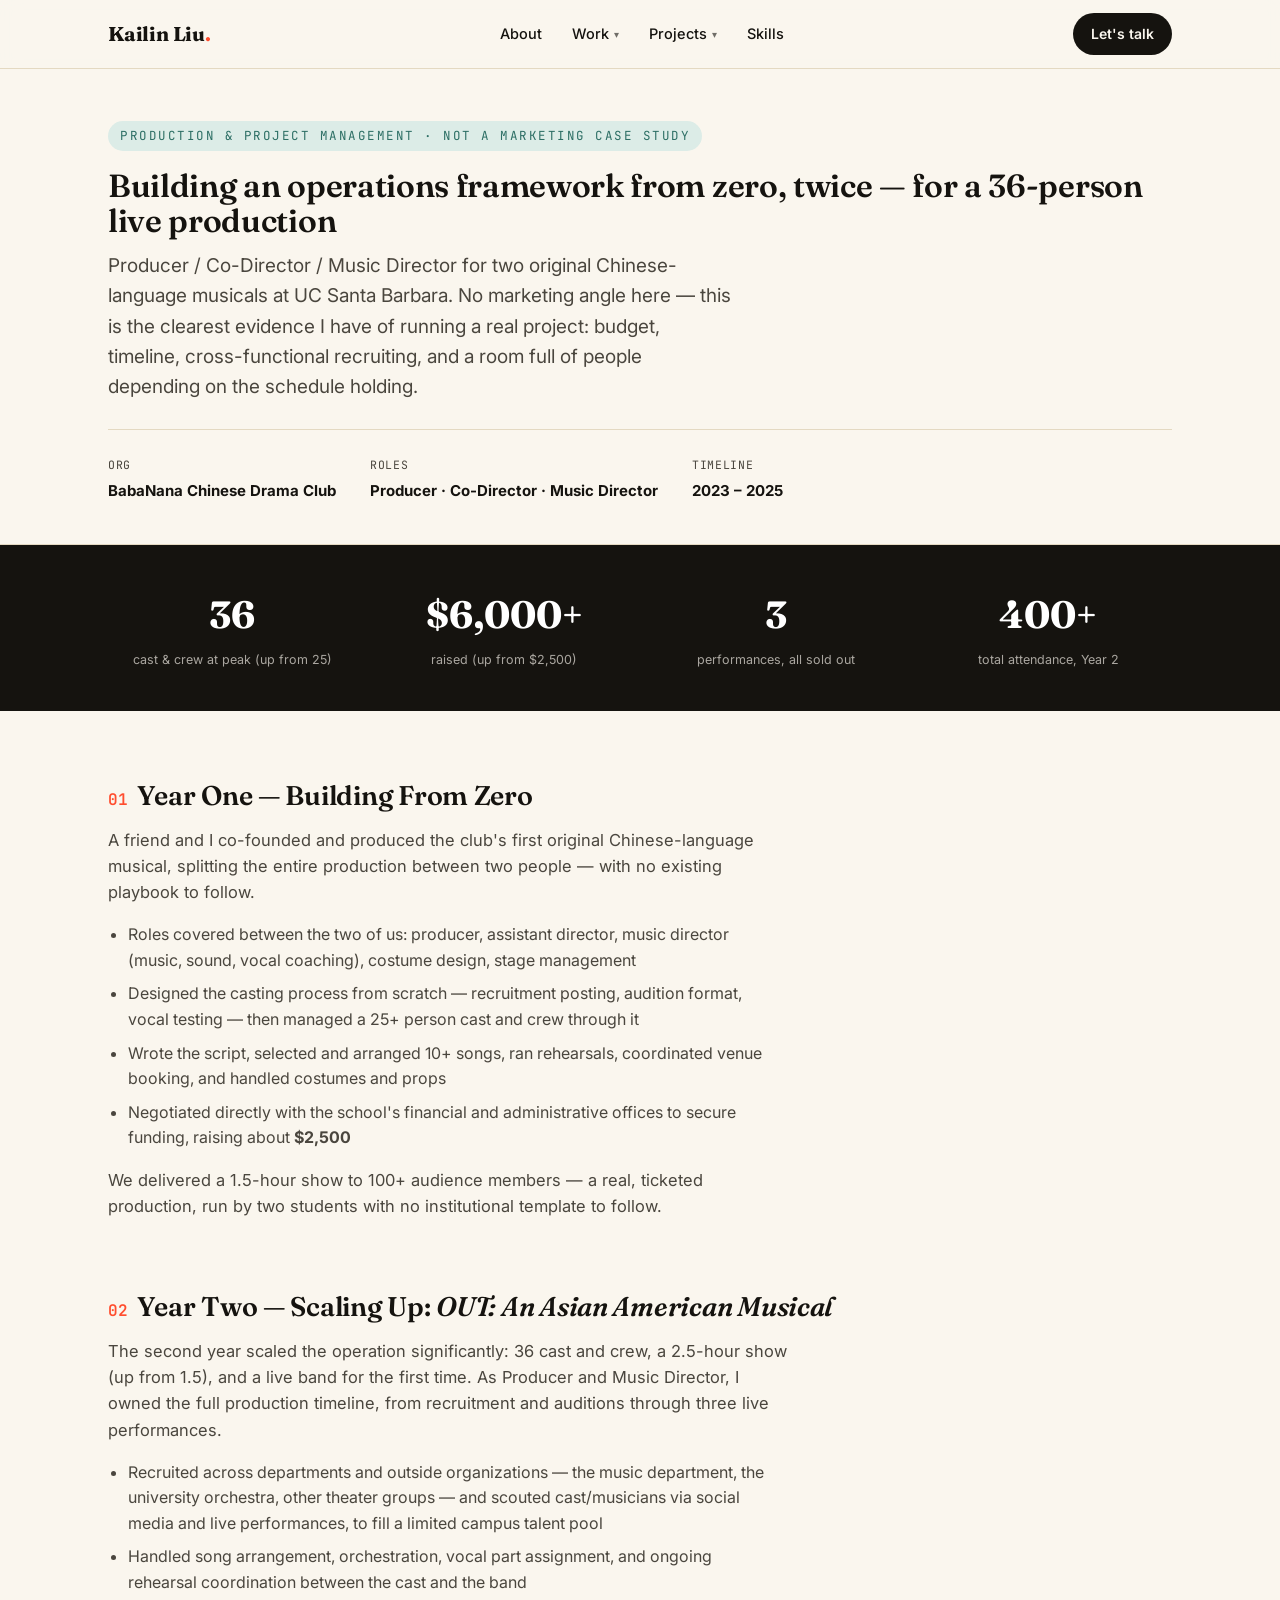
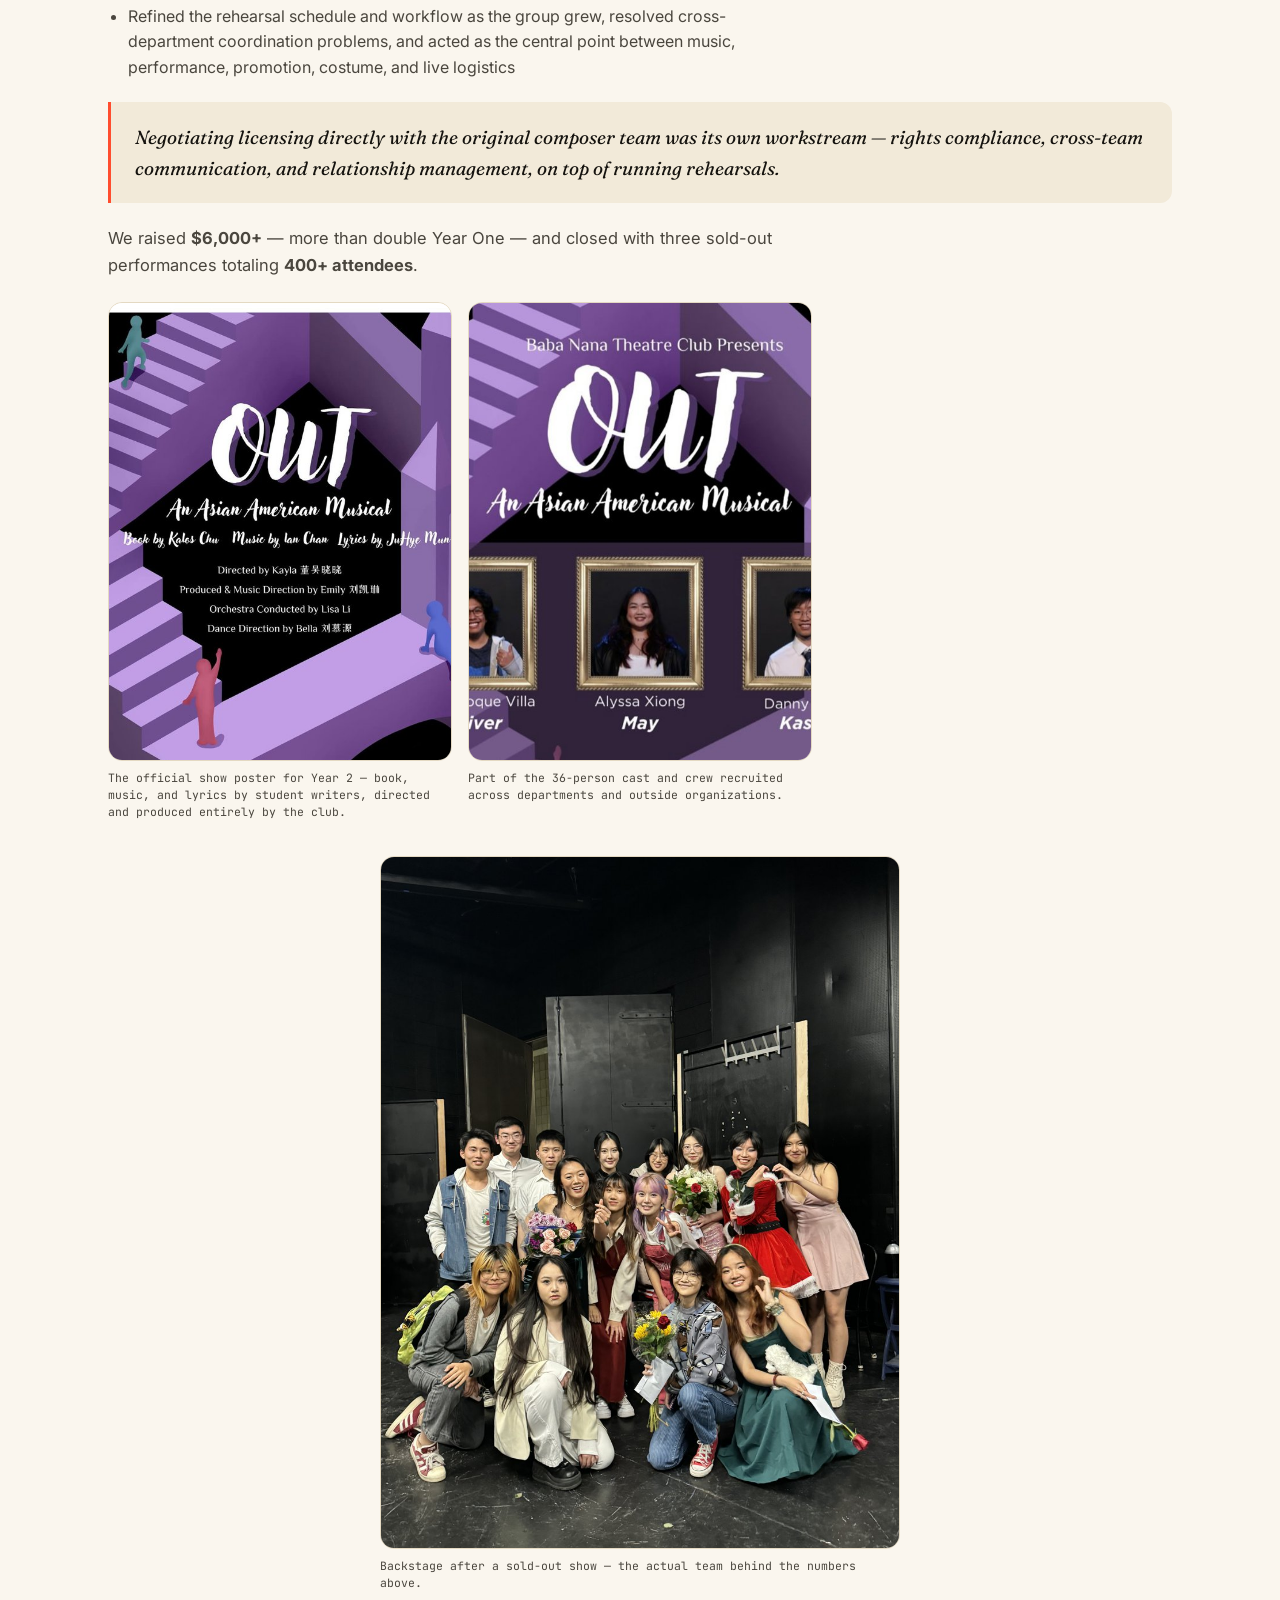
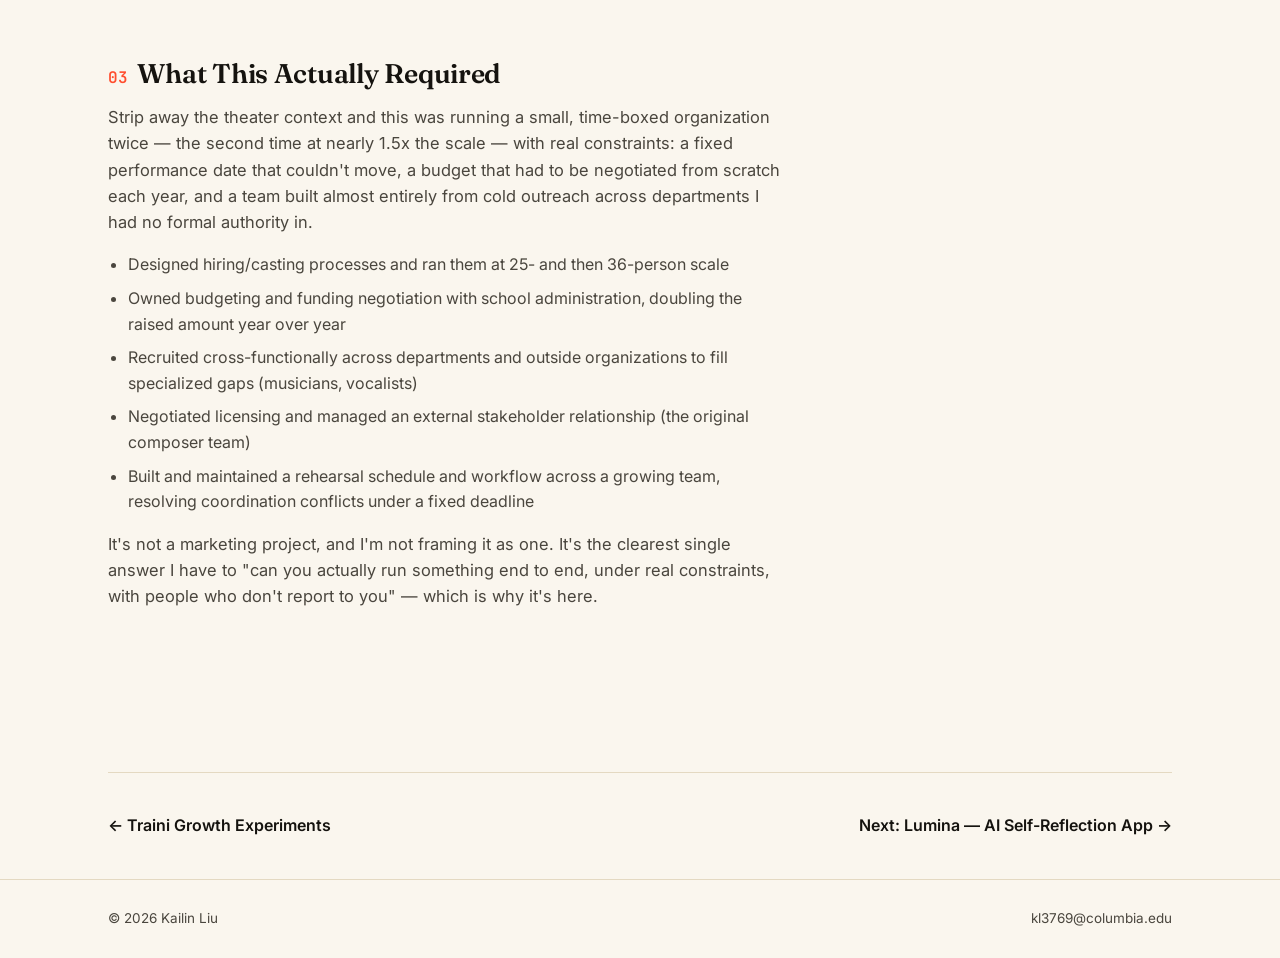
<file: projects/babanana.html>
<!DOCTYPE html>
<html lang="en">
<head>
<meta charset="UTF-8">
<meta name="viewport" content="width=device-width, initial-scale=1.0">
<title>BabaNana Production Management — Kailin Liu</title>
<link rel="stylesheet" href="../css/style.css">
</head>
<body>

<nav class="site-nav">
  <div class="wrap">
    <a href="../index.html" class="logo">Kailin Liu<span>.</span></a>
    <div class="nav-links">
      <a href="../about.html">About</a>
      <div class="nav-item">
        <a href="../index.html#work">Work <span class="caret">▾</span></a>
        <div class="dropdown">
          <a href="../case-studies/xiaohongshu-growth.html">MoreAhead — RedNote Growth Marketing</a>
          <a href="../case-studies/loudme-kol.html">CocoSoft Technology — AI Influencer Marketing &amp; Strategy</a>
          <a href="../case-studies/cardlo-global-marketing.html">Cardlo Biotechnology — Global B2B Marketing</a>
          <a href="../case-studies/raveival.html">Raveival — Market Research &amp; Validation</a>
        </div>
      </div>
      <div class="nav-item">
        <a href="../index.html#projects">Projects <span class="caret">▾</span></a>
        <div class="dropdown">
          <a href="fragrance-analytics.html">Consumer Perception Analytics</a>
          <a href="traini-growth-experiments.html">Traini Growth Experiments</a>
          <a href="babanana.html">BabaNana Production Mgmt.</a>
          <a href="lumina-self-reflection.html">Lumina — AI Self-Reflection App</a>
          <a href="ai-travel-app.html">AI Travel App</a>
        </div>
      </div>
      <a href="../skills.html">Skills</a>
    </div>
    <a href="../index.html#contact" class="nav-cta">Let's talk</a>
  </div>
</nav>

<header class="cs-hero">
  <div class="wrap">
    <span class="eyebrow teal">Production &amp; Project Management · Not a Marketing Case Study</span>
    <h1>Building an operations framework from zero, twice — for a 36-person live production</h1>
    <p class="hero-lede">Producer / Co-Director / Music Director for two original Chinese-language musicals at UC Santa Barbara. No marketing angle here — this is the clearest evidence I have of running a real project: budget, timeline, cross-functional recruiting, and a room full of people depending on the schedule holding.</p>
    <div class="cs-meta">
      <div><span>Org</span><b>BabaNana Chinese Drama Club</b></div>
      <div><span>Roles</span><b>Producer · Co-Director · Music Director</b></div>
      <div><span>Timeline</span><b>2023 – 2025</b></div>
    </div>
  </div>
</header>

<div class="cs-stats-band">
  <div class="wrap">
    <div><b>36</b><span>cast &amp; crew at peak (up from 25)</span></div>
    <div><b>$6,000+</b><span>raised (up from $2,500)</span></div>
    <div><b>3</b><span>performances, all sold out</span></div>
    <div><b>400+</b><span>total attendance, Year 2</span></div>
  </div>
</div>

<div class="cs-body">
  <div class="wrap">
    <div class="cs-content">

      <section>
        <h2><span class="num">01</span>Year One — Building From Zero</h2>
        <p>A friend and I co-founded and produced the club's first original Chinese-language musical, splitting the entire production between two people — with no existing playbook to follow.</p>
        <ul>
          <li>Roles covered between the two of us: producer, assistant director, music director (music, sound, vocal coaching), costume design, stage management</li>
          <li>Designed the casting process from scratch — recruitment posting, audition format, vocal testing — then managed a 25+ person cast and crew through it</li>
          <li>Wrote the script, selected and arranged 10+ songs, ran rehearsals, coordinated venue booking, and handled costumes and props</li>
          <li>Negotiated directly with the school's financial and administrative offices to secure funding, raising about <b>$2,500</b></li>
        </ul>
        <p>We delivered a 1.5-hour show to 100+ audience members — a real, ticketed production, run by two students with no institutional template to follow.</p>
      </section>

      <section>
        <h2><span class="num">02</span>Year Two — Scaling Up: <em>OUT: An Asian American Musical</em></h2>
        <p>The second year scaled the operation significantly: 36 cast and crew, a 2.5-hour show (up from 1.5), and a live band for the first time. As Producer and Music Director, I owned the full production timeline, from recruitment and auditions through three live performances.</p>
        <ul>
          <li>Recruited across departments and outside organizations — the music department, the university orchestra, other theater groups — and scouted cast/musicians via social media and live performances, to fill a limited campus talent pool</li>
          <li>Handled song arrangement, orchestration, vocal part assignment, and ongoing rehearsal coordination between the cast and the band</li>
          <li>Refined the rehearsal schedule and workflow as the group grew, resolved cross-department coordination problems, and acted as the central point between music, performance, promotion, costume, and live logistics</li>
        </ul>
        <div class="cs-callout">Negotiating licensing directly with the original composer team was its own workstream — rights compliance, cross-team communication, and relationship management, on top of running rehearsals.</div>
        <p>We raised <b>$6,000+</b> — more than double Year One — and closed with three sold-out performances totaling <b>400+ attendees</b>.</p>
        <div class="cs-img-row">
          <figure class="real-fig">
            <img src="../assets/babanana/out-poster.jpg" alt="Official poster for OUT: An Asian American Musical, presented by BabaNana Theatre Club">
            <p class="img-caption">The official show poster for Year 2 — book, music, and lyrics by student writers, directed and produced entirely by the club.</p>
          </figure>
          <figure class="real-fig">
            <img src="../assets/babanana/out-cast.jpg" alt="Cast headshot cards for OUT: An Asian American Musical">
            <p class="img-caption">Part of the 36-person cast and crew recruited across departments and outside organizations.</p>
          </figure>
        </div>
        <figure class="real-fig" style="max-width:520px; margin:24px auto 0;">
          <img src="../assets/babanana/backstage-group.jpg" alt="Cast and crew backstage after a sold-out performance, holding flowers">
          <p class="img-caption">Backstage after a sold-out show — the actual team behind the numbers above.</p>
        </figure>
      </section>

      <section>
        <h2><span class="num">03</span>What This Actually Required</h2>
        <p>Strip away the theater context and this was running a small, time-boxed organization twice — the second time at nearly 1.5x the scale — with real constraints: a fixed performance date that couldn't move, a budget that had to be negotiated from scratch each year, and a team built almost entirely from cold outreach across departments I had no formal authority in.</p>
        <ul>
          <li>Designed hiring/casting processes and ran them at 25- and then 36-person scale</li>
          <li>Owned budgeting and funding negotiation with school administration, doubling the raised amount year over year</li>
          <li>Recruited cross-functionally across departments and outside organizations to fill specialized gaps (musicians, vocalists)</li>
          <li>Negotiated licensing and managed an external stakeholder relationship (the original composer team)</li>
          <li>Built and maintained a rehearsal schedule and workflow across a growing team, resolving coordination conflicts under a fixed deadline</li>
        </ul>
        <p>It's not a marketing project, and I'm not framing it as one. It's the clearest single answer I have to "can you actually run something end to end, under real constraints, with people who don't report to you" — which is why it's here.</p>
      </section>

    </div>
  </div>
</div>

<div class="wrap">
  <div class="cs-nextprev">
    <a href="traini-growth-experiments.html">← Traini Growth Experiments</a>
    <a href="lumina-self-reflection.html">Next: Lumina — AI Self-Reflection App →</a>
  </div>
</div>

<footer style="margin-top:40px;">
  <div class="wrap">
    <span>© 2026 Kailin Liu</span>
    <a href="mailto:kl3769@columbia.edu">kl3769@columbia.edu</a>
  </div>
</footer>

<script src="../js/main.js"></script>
</body>
</html>
</file>
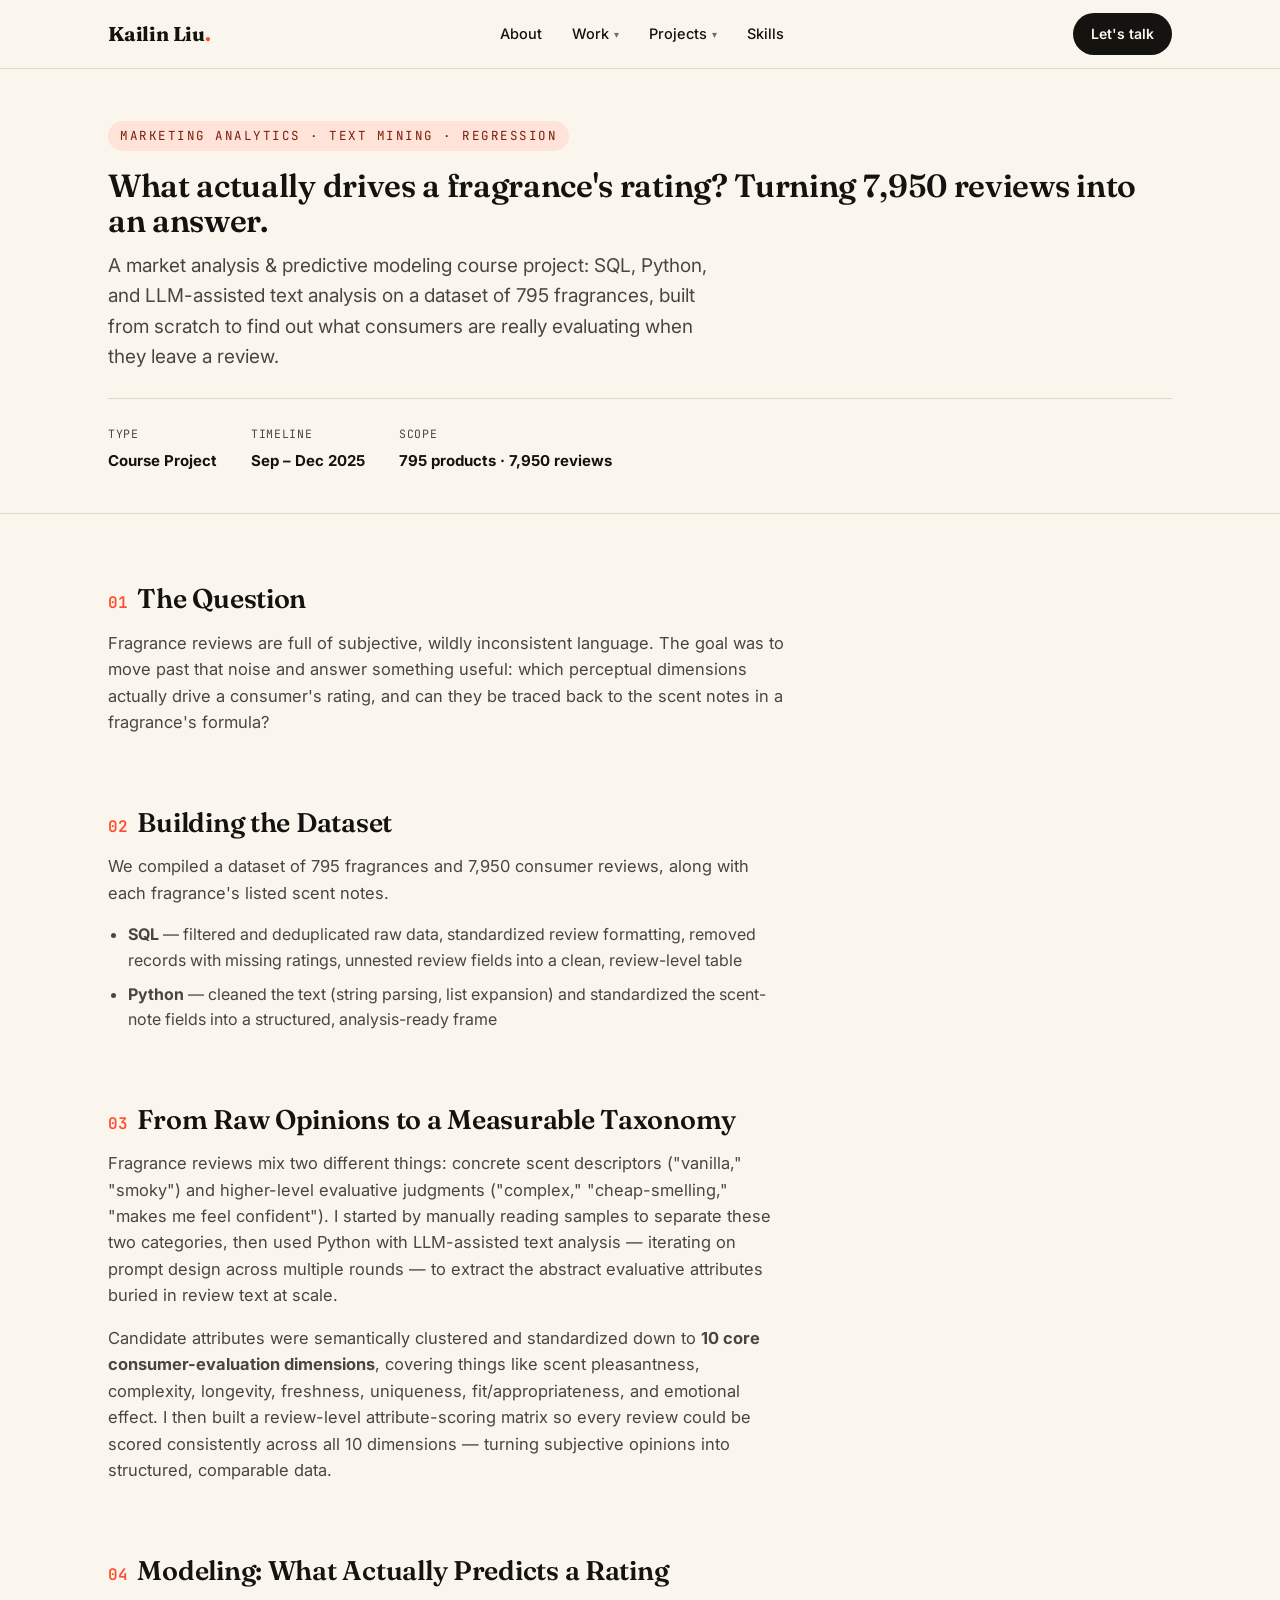
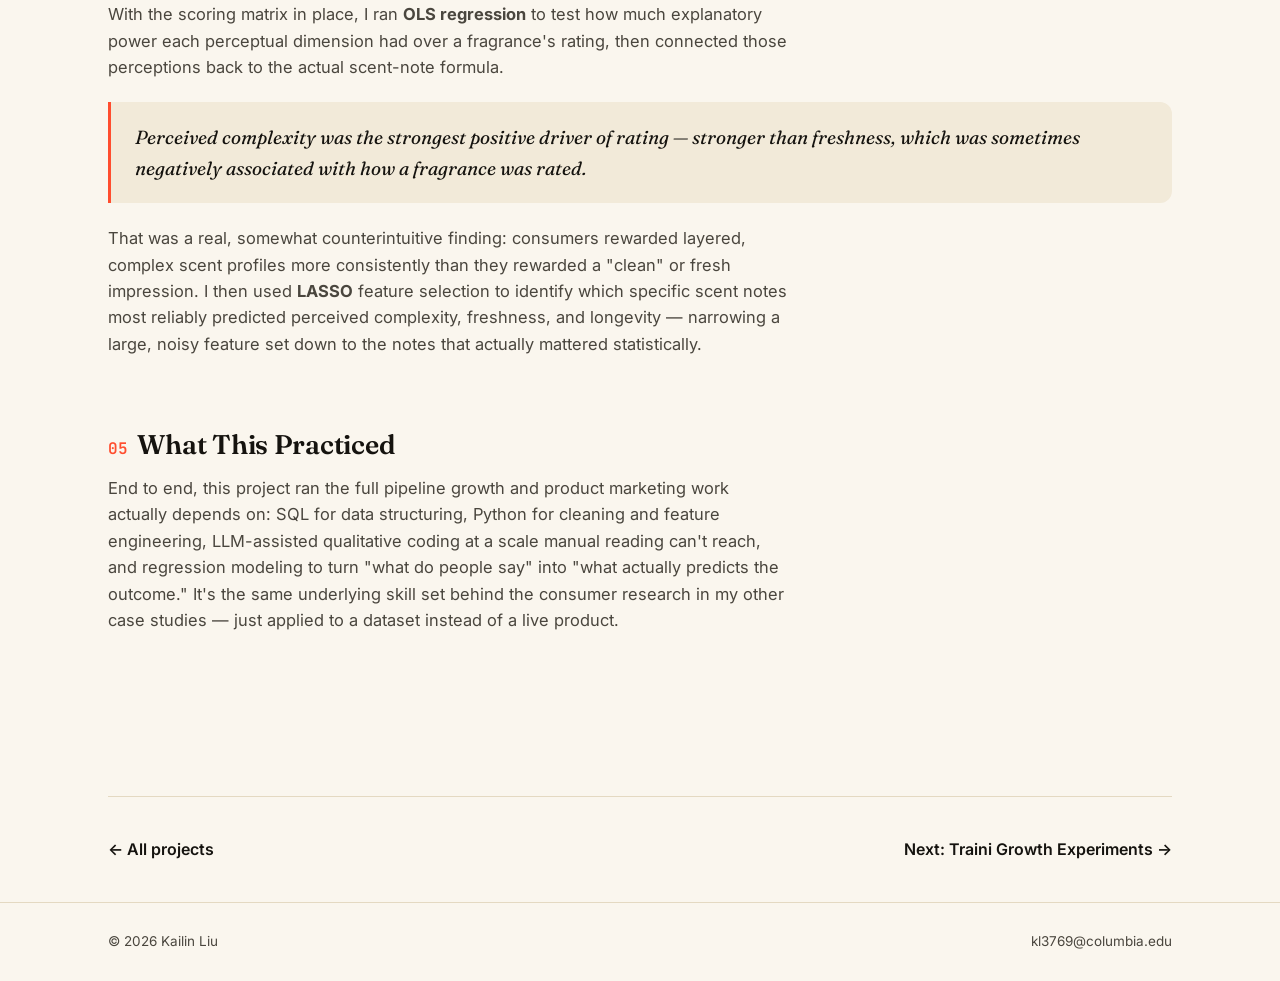
<file: projects/fragrance-analytics.html>
<!DOCTYPE html>
<html lang="en">
<head>
<meta charset="UTF-8">
<meta name="viewport" content="width=device-width, initial-scale=1.0">
<title>Consumer Perception Analytics — Kailin Liu</title>
<link rel="stylesheet" href="../css/style.css">
</head>
<body>

<nav class="site-nav">
  <div class="wrap">
    <a href="../index.html" class="logo">Kailin Liu<span>.</span></a>
    <div class="nav-links">
      <a href="../about.html">About</a>
      <div class="nav-item">
        <a href="../index.html#work">Work <span class="caret">▾</span></a>
        <div class="dropdown">
          <a href="../case-studies/xiaohongshu-growth.html">MoreAhead — RedNote Growth Marketing</a>
          <a href="../case-studies/loudme-kol.html">CocoSoft Technology — AI Influencer Marketing &amp; Strategy</a>
          <a href="../case-studies/cardlo-global-marketing.html">Cardlo Biotechnology — Global B2B Marketing</a>
          <a href="../case-studies/raveival.html">Raveival — Market Research &amp; Validation</a>
        </div>
      </div>
      <div class="nav-item">
        <a href="../index.html#projects">Projects <span class="caret">▾</span></a>
        <div class="dropdown">
          <a href="fragrance-analytics.html">Consumer Perception Analytics</a>
          <a href="traini-growth-experiments.html">Traini Growth Experiments</a>
          <a href="babanana.html">BabaNana Production Mgmt.</a>
          <a href="lumina-self-reflection.html">Lumina — AI Self-Reflection App</a>
          <a href="ai-travel-app.html">AI Travel App</a>
        </div>
      </div>
      <a href="../skills.html">Skills</a>
    </div>
    <a href="../index.html#contact" class="nav-cta">Let's talk</a>
  </div>
</nav>

<header class="cs-hero">
  <div class="wrap">
    <span class="eyebrow">Marketing Analytics · Text Mining · Regression</span>
    <h1>What actually drives a fragrance's rating? Turning 7,950 reviews into an answer.</h1>
    <p class="hero-lede">A market analysis &amp; predictive modeling course project: SQL, Python, and LLM-assisted text analysis on a dataset of 795 fragrances, built from scratch to find out what consumers are really evaluating when they leave a review.</p>
    <div class="cs-meta">
      <div><span>Type</span><b>Course Project</b></div>
      <div><span>Timeline</span><b>Sep – Dec 2025</b></div>
      <div><span>Scope</span><b>795 products · 7,950 reviews</b></div>
    </div>
  </div>
</header>

<div class="cs-body">
  <div class="wrap">
    <div class="cs-content">

      <section>
        <h2><span class="num">01</span>The Question</h2>
        <p>Fragrance reviews are full of subjective, wildly inconsistent language. The goal was to move past that noise and answer something useful: which perceptual dimensions actually drive a consumer's rating, and can they be traced back to the scent notes in a fragrance's formula?</p>
      </section>

      <section>
        <h2><span class="num">02</span>Building the Dataset</h2>
        <p>We compiled a dataset of 795 fragrances and 7,950 consumer reviews, along with each fragrance's listed scent notes.</p>
        <ul>
          <li><b>SQL</b> — filtered and deduplicated raw data, standardized review formatting, removed records with missing ratings, unnested review fields into a clean, review-level table</li>
          <li><b>Python</b> — cleaned the text (string parsing, list expansion) and standardized the scent-note fields into a structured, analysis-ready frame</li>
        </ul>
      </section>

      <section>
        <h2><span class="num">03</span>From Raw Opinions to a Measurable Taxonomy</h2>
        <p>Fragrance reviews mix two different things: concrete scent descriptors ("vanilla," "smoky") and higher-level evaluative judgments ("complex," "cheap-smelling," "makes me feel confident"). I started by manually reading samples to separate these two categories, then used Python with LLM-assisted text analysis — iterating on prompt design across multiple rounds — to extract the abstract evaluative attributes buried in review text at scale.</p>
        <p>Candidate attributes were semantically clustered and standardized down to <b>10 core consumer-evaluation dimensions</b>, covering things like scent pleasantness, complexity, longevity, freshness, uniqueness, fit/appropriateness, and emotional effect. I then built a review-level attribute-scoring matrix so every review could be scored consistently across all 10 dimensions — turning subjective opinions into structured, comparable data.</p>
      </section>

      <section>
        <h2><span class="num">04</span>Modeling: What Actually Predicts a Rating</h2>
        <p>With the scoring matrix in place, I ran <b>OLS regression</b> to test how much explanatory power each perceptual dimension had over a fragrance's rating, then connected those perceptions back to the actual scent-note formula.</p>
        <div class="cs-callout">Perceived complexity was the strongest positive driver of rating — stronger than freshness, which was sometimes negatively associated with how a fragrance was rated.</div>
        <p>That was a real, somewhat counterintuitive finding: consumers rewarded layered, complex scent profiles more consistently than they rewarded a "clean" or fresh impression. I then used <b>LASSO</b> feature selection to identify which specific scent notes most reliably predicted perceived complexity, freshness, and longevity — narrowing a large, noisy feature set down to the notes that actually mattered statistically.</p>
      </section>

      <section>
        <h2><span class="num">05</span>What This Practiced</h2>
        <p>End to end, this project ran the full pipeline growth and product marketing work actually depends on: SQL for data structuring, Python for cleaning and feature engineering, LLM-assisted qualitative coding at a scale manual reading can't reach, and regression modeling to turn "what do people say" into "what actually predicts the outcome." It's the same underlying skill set behind the consumer research in my other case studies — just applied to a dataset instead of a live product.</p>
      </section>

    </div>
  </div>
</div>

<div class="wrap">
  <div class="cs-nextprev">
    <a href="../index.html#projects">← All projects</a>
    <a href="traini-growth-experiments.html">Next: Traini Growth Experiments →</a>
  </div>
</div>

<footer style="margin-top:40px;">
  <div class="wrap">
    <span>© 2026 Kailin Liu</span>
    <a href="mailto:kl3769@columbia.edu">kl3769@columbia.edu</a>
  </div>
</footer>

<script src="../js/main.js"></script>
</body>
</html>
</file>
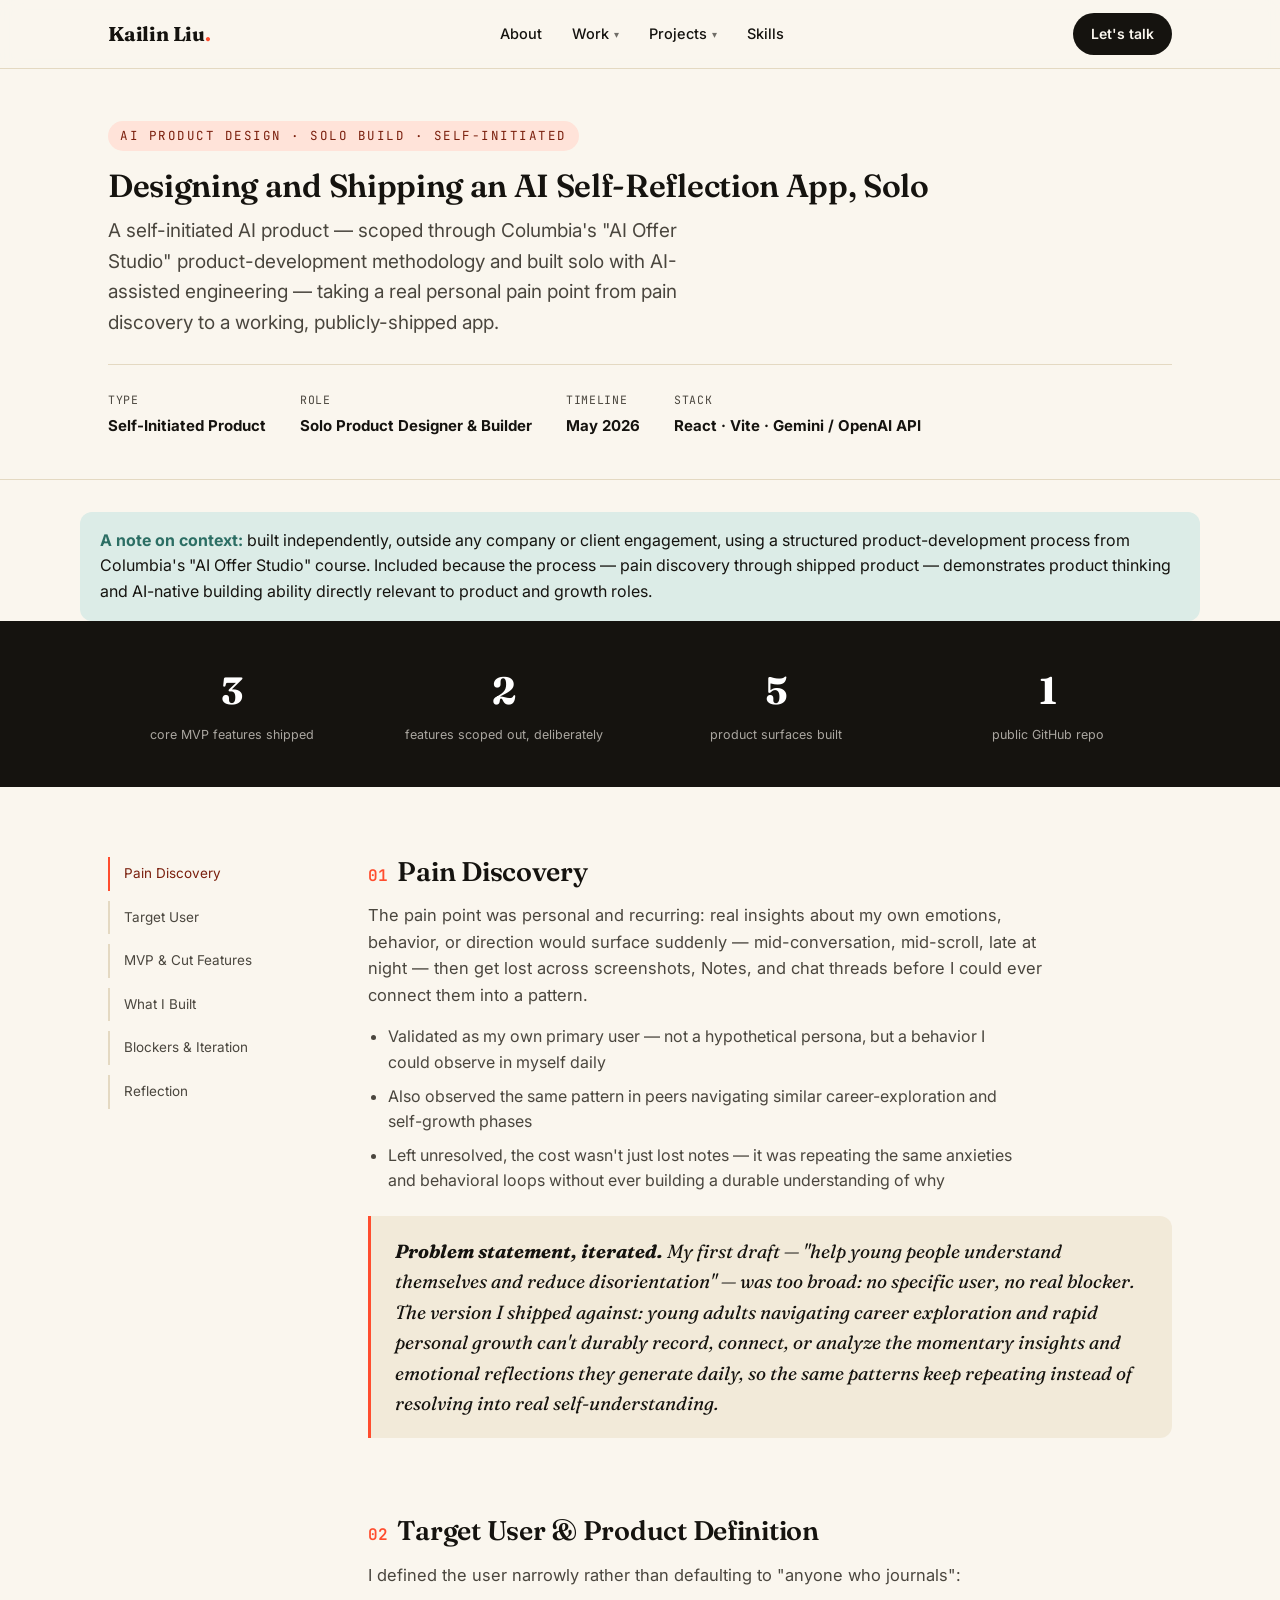
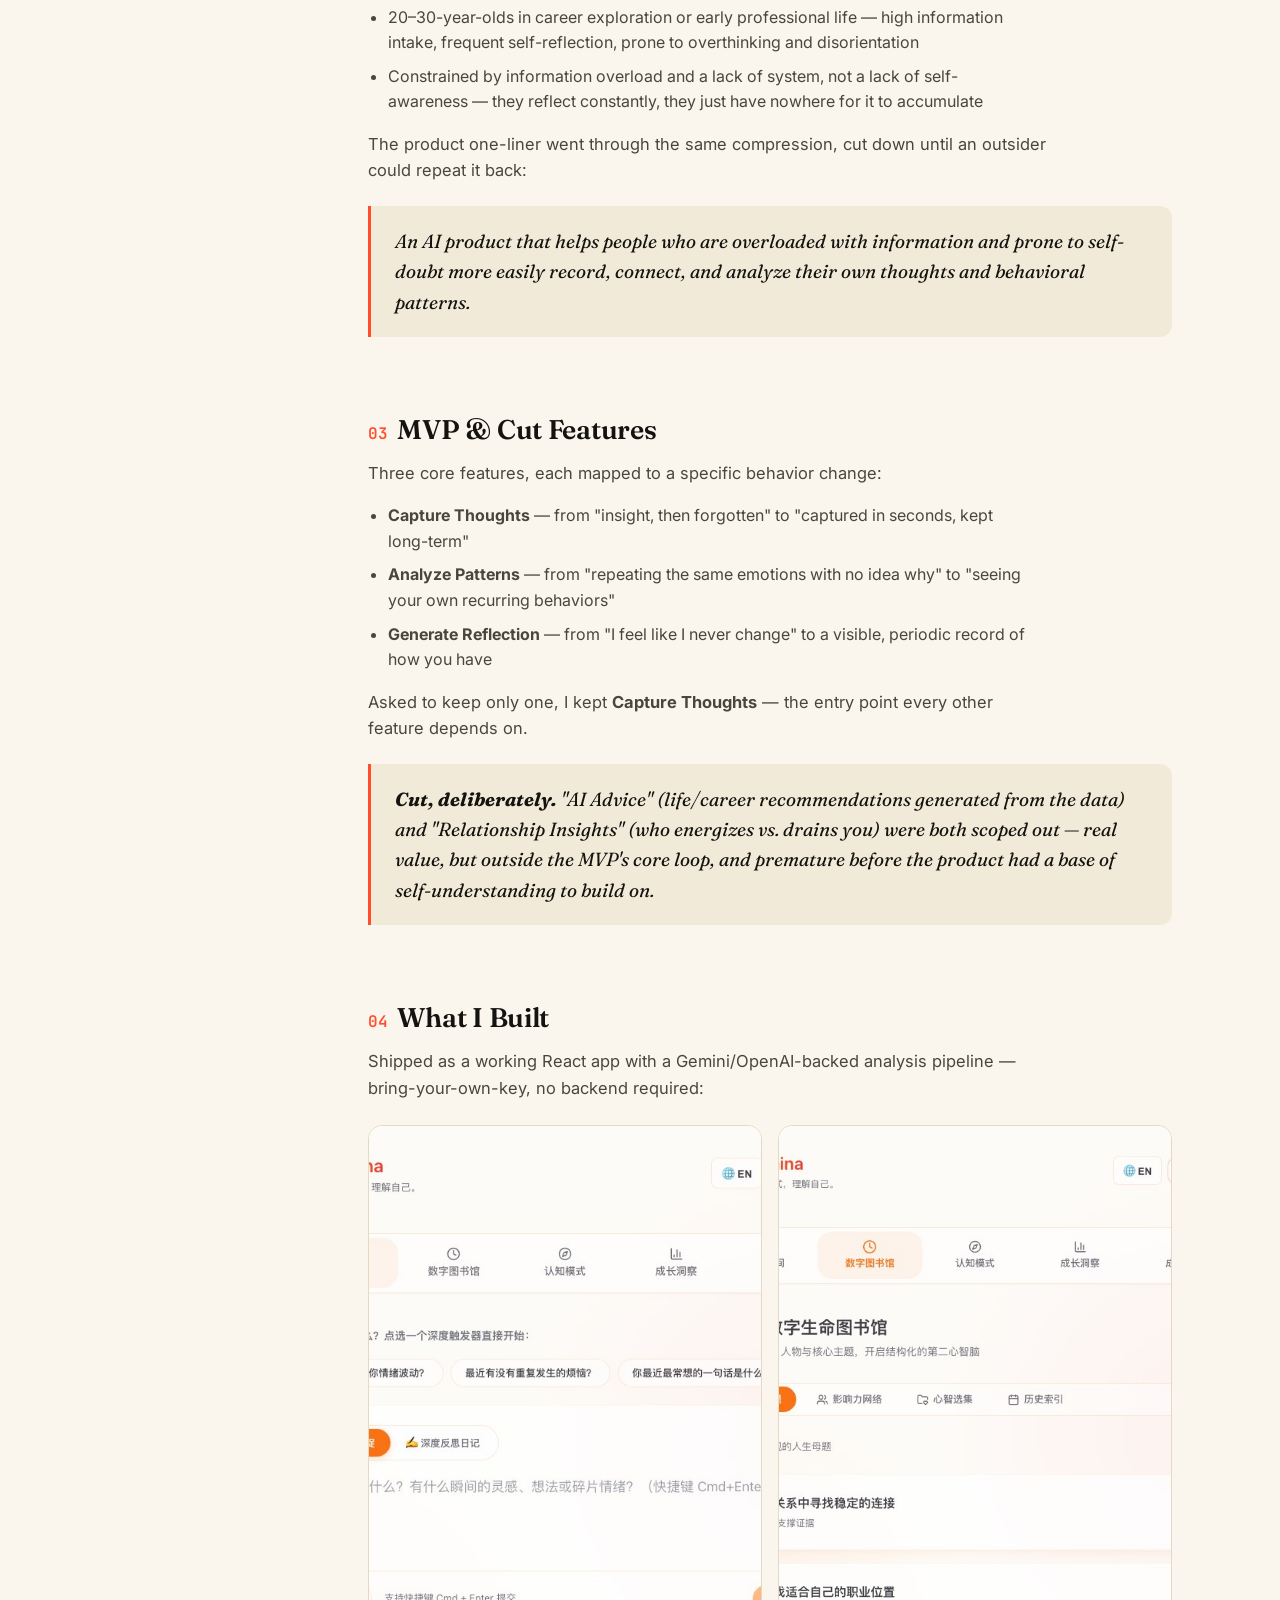
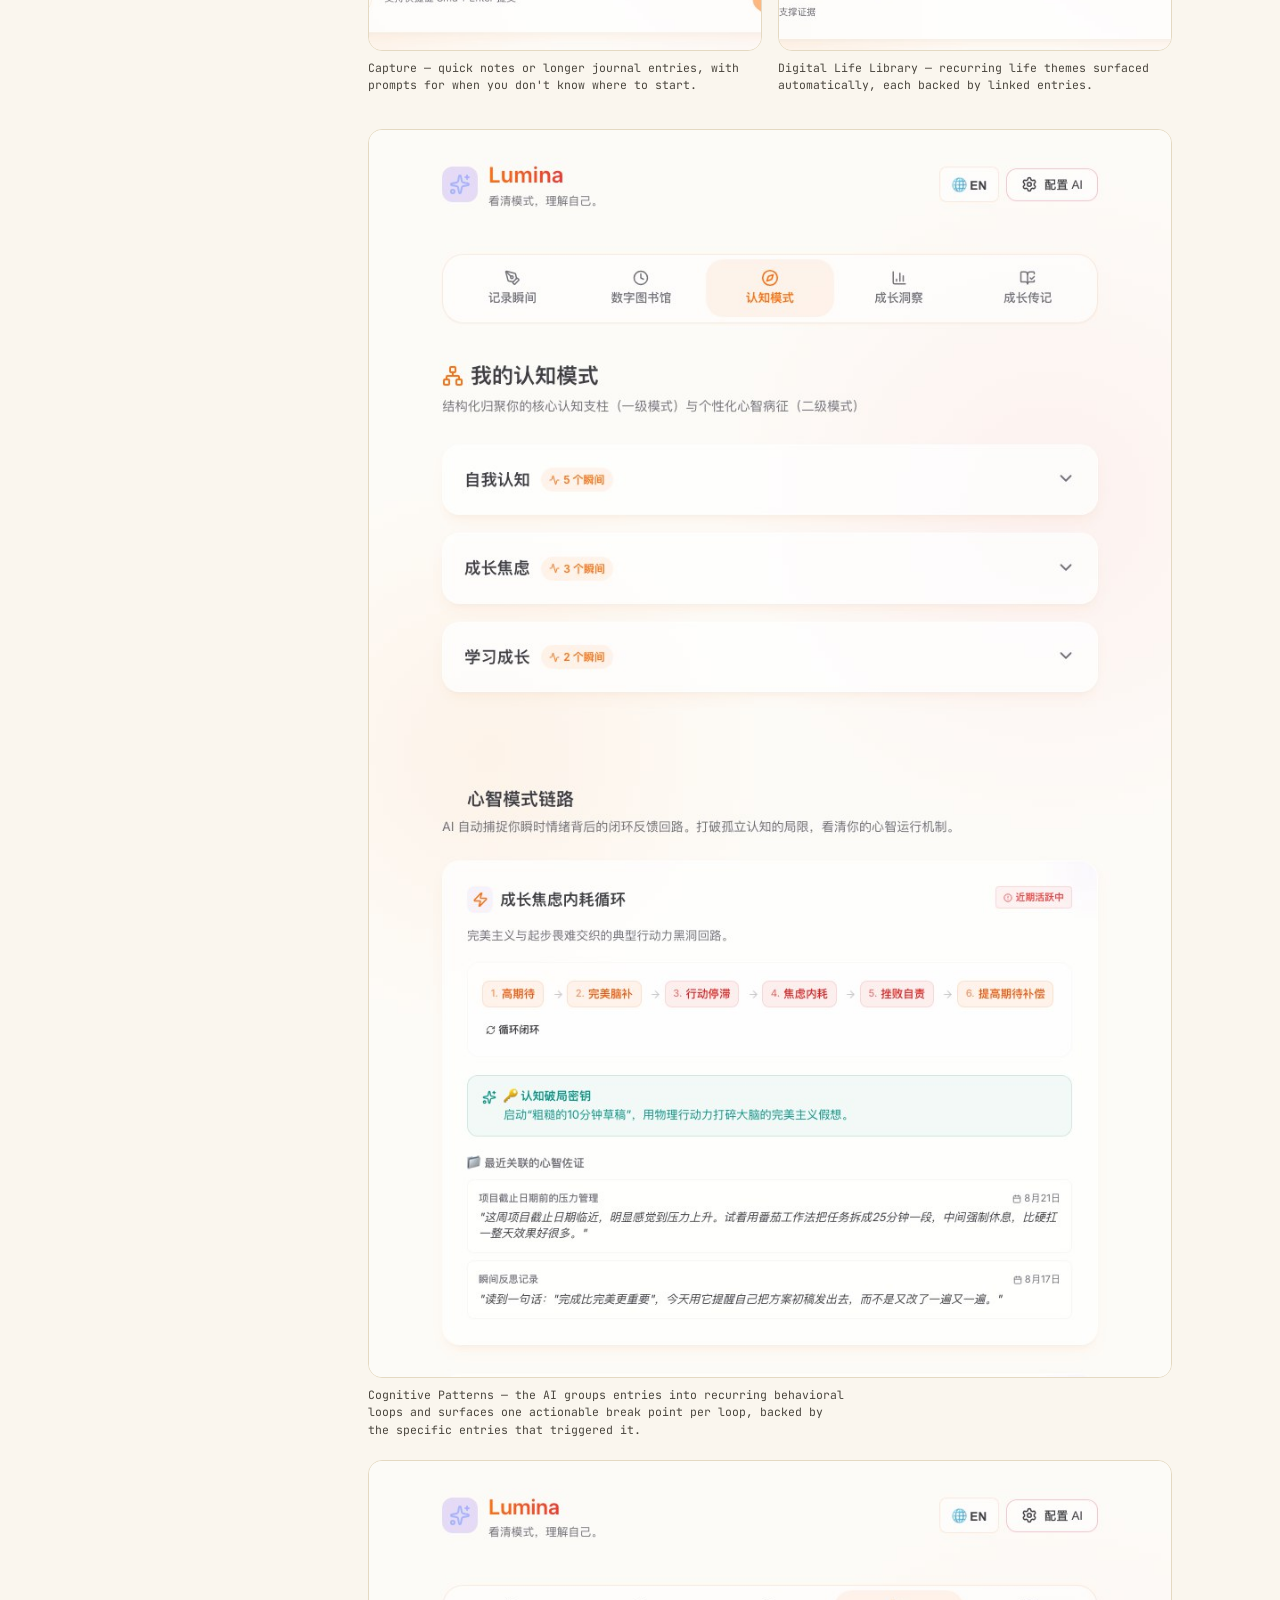
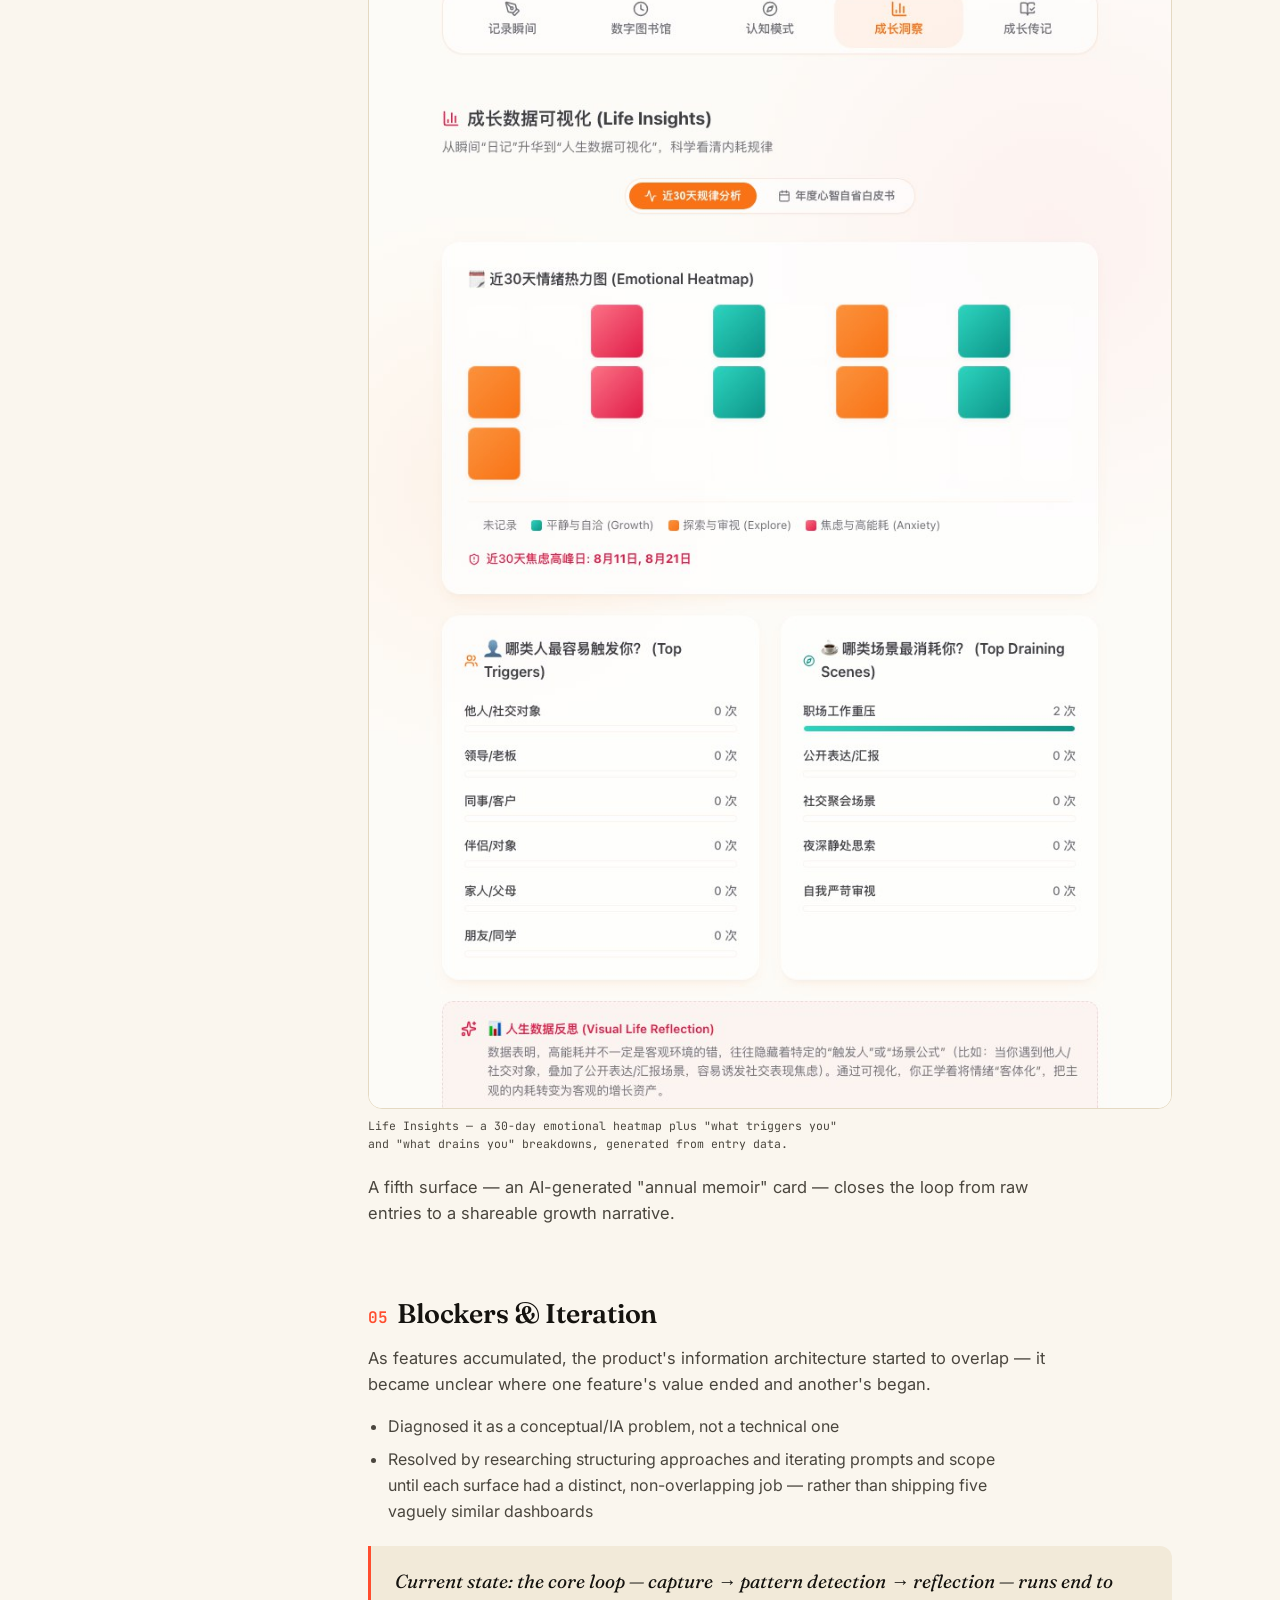
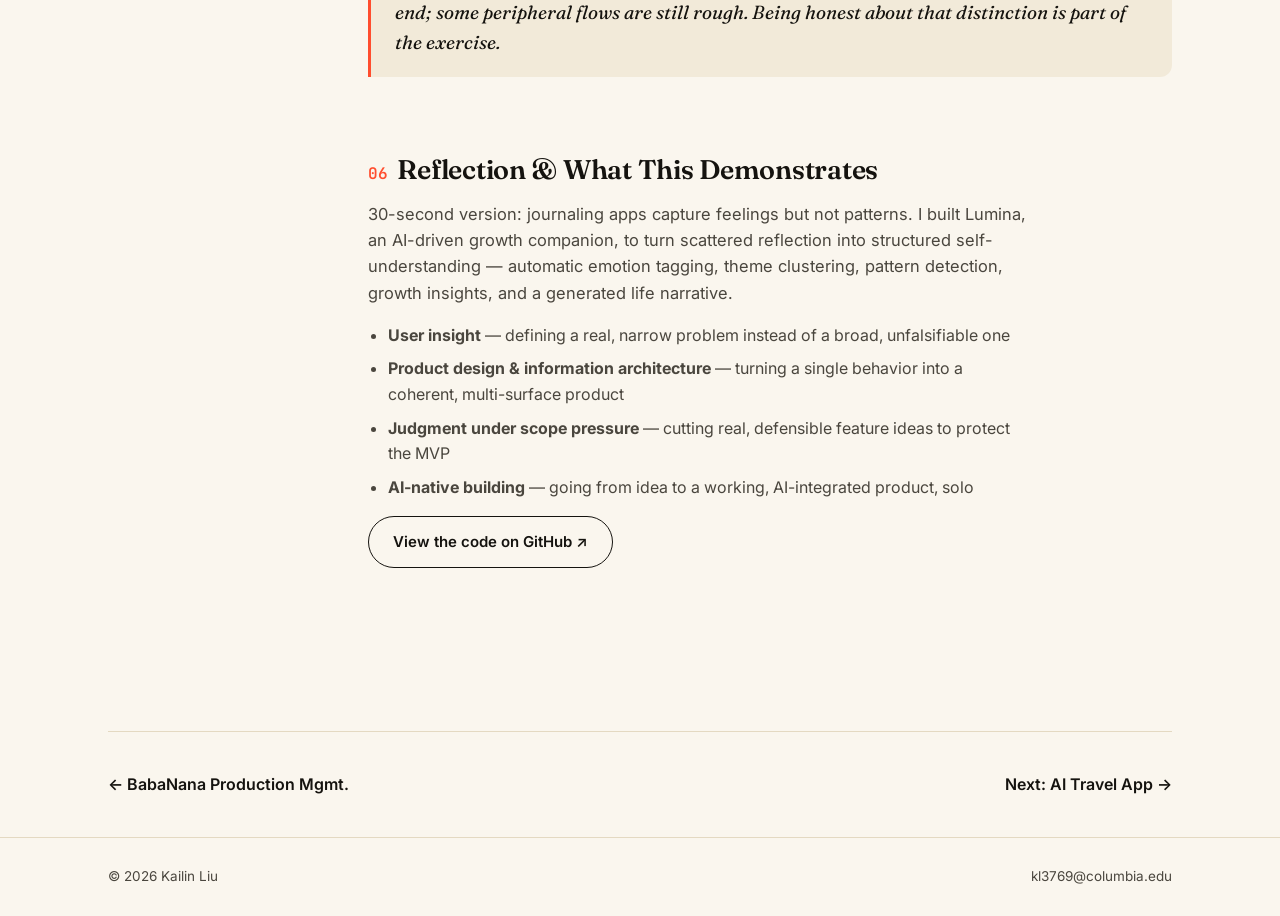
<file: projects/lumina-self-reflection.html>
<!DOCTYPE html>
<html lang="en">
<head>
<meta charset="UTF-8">
<meta name="viewport" content="width=device-width, initial-scale=1.0">
<title>Lumina — AI Self-Reflection App — Kailin Liu</title>
<link rel="stylesheet" href="../css/style.css">
</head>
<body>

<nav class="site-nav">
  <div class="wrap">
    <a href="../index.html" class="logo">Kailin Liu<span>.</span></a>
    <div class="nav-links">
      <a href="../about.html">About</a>
      <div class="nav-item">
        <a href="../index.html#work">Work <span class="caret">▾</span></a>
        <div class="dropdown">
          <a href="../case-studies/xiaohongshu-growth.html">MoreAhead — RedNote Growth Marketing</a>
          <a href="../case-studies/loudme-kol.html">CocoSoft Technology — AI Influencer Marketing &amp; Strategy</a>
          <a href="../case-studies/cardlo-global-marketing.html">Cardlo Biotechnology — Global B2B Marketing</a>
          <a href="../case-studies/raveival.html">Raveival — Market Research &amp; Validation</a>
        </div>
      </div>
      <div class="nav-item">
        <a href="../index.html#projects">Projects <span class="caret">▾</span></a>
        <div class="dropdown">
          <a href="fragrance-analytics.html">Consumer Perception Analytics</a>
          <a href="traini-growth-experiments.html">Traini Growth Experiments</a>
          <a href="babanana.html">BabaNana Production Mgmt.</a>
          <a href="lumina-self-reflection.html">Lumina — AI Self-Reflection App</a>
          <a href="ai-travel-app.html">AI Travel App</a>
        </div>
      </div>
      <a href="../skills.html">Skills</a>
    </div>
    <a href="../index.html#contact" class="nav-cta">Let's talk</a>
  </div>
</nav>

<header class="cs-hero">
  <div class="wrap">
    <span class="eyebrow">AI Product Design · Solo Build · Self-Initiated</span>
    <h1>Designing and Shipping an AI Self-Reflection App, Solo</h1>
    <p class="hero-lede">A self-initiated AI product — scoped through Columbia's "AI Offer Studio" product-development methodology and built solo with AI-assisted engineering — taking a real personal pain point from pain discovery to a working, publicly-shipped app.</p>
    <div class="cs-meta">
      <div><span>Type</span><b>Self-Initiated Product</b></div>
      <div><span>Role</span><b>Solo Product Designer &amp; Builder</b></div>
      <div><span>Timeline</span><b>May 2026</b></div>
      <div><span>Stack</span><b>React · Vite · Gemini / OpenAI API</b></div>
    </div>
  </div>
</header>

<div class="honest-note" style="max-width:var(--max); margin:32px auto 0;">
  <div class="wrap" style="padding:0;"><b>A note on context:</b> built independently, outside any company or client engagement, using a structured product-development process from Columbia's "AI Offer Studio" course. Included because the process — pain discovery through shipped product — demonstrates product thinking and AI-native building ability directly relevant to product and growth roles.</div>
</div>

<div class="cs-stats-band">
  <div class="wrap">
    <div><b>3</b><span>core MVP features shipped</span></div>
    <div><b>2</b><span>features scoped out, deliberately</span></div>
    <div><b>5</b><span>product surfaces built</span></div>
    <div><b>1</b><span>public GitHub repo</span></div>
  </div>
</div>

<div class="cs-body">
  <div class="wrap cs-layout">

    <nav class="cs-toc">
      <a href="#pain">Pain Discovery</a>
      <a href="#user">Target User</a>
      <a href="#mvp">MVP &amp; Cut Features</a>
      <a href="#built">What I Built</a>
      <a href="#blockers">Blockers &amp; Iteration</a>
      <a href="#reflection">Reflection</a>
    </nav>

    <div class="cs-content">

      <section id="pain">
        <h2><span class="num">01</span>Pain Discovery</h2>
        <p>The pain point was personal and recurring: real insights about my own emotions, behavior, or direction would surface suddenly — mid-conversation, mid-scroll, late at night — then get lost across screenshots, Notes, and chat threads before I could ever connect them into a pattern.</p>
        <ul>
          <li>Validated as my own primary user — not a hypothetical persona, but a behavior I could observe in myself daily</li>
          <li>Also observed the same pattern in peers navigating similar career-exploration and self-growth phases</li>
          <li>Left unresolved, the cost wasn't just lost notes — it was repeating the same anxieties and behavioral loops without ever building a durable understanding of why</li>
        </ul>
        <div class="cs-callout"><b>Problem statement, iterated.</b> My first draft — "help young people understand themselves and reduce disorientation" — was too broad: no specific user, no real blocker. The version I shipped against: young adults navigating career exploration and rapid personal growth can't durably record, connect, or analyze the momentary insights and emotional reflections they generate daily, so the same patterns keep repeating instead of resolving into real self-understanding.</div>
      </section>

      <section id="user">
        <h2><span class="num">02</span>Target User &amp; Product Definition</h2>
        <p>I defined the user narrowly rather than defaulting to "anyone who journals":</p>
        <ul>
          <li>20–30-year-olds in career exploration or early professional life — high information intake, frequent self-reflection, prone to overthinking and disorientation</li>
          <li>Constrained by information overload and a lack of system, not a lack of self-awareness — they reflect constantly, they just have nowhere for it to accumulate</li>
        </ul>
        <p>The product one-liner went through the same compression, cut down until an outsider could repeat it back:</p>
        <div class="cs-callout">An AI product that helps people who are overloaded with information and prone to self-doubt more easily record, connect, and analyze their own thoughts and behavioral patterns.</div>
      </section>

      <section id="mvp">
        <h2><span class="num">03</span>MVP &amp; Cut Features</h2>
        <p>Three core features, each mapped to a specific behavior change:</p>
        <ul>
          <li><b>Capture Thoughts</b> — from "insight, then forgotten" to "captured in seconds, kept long-term"</li>
          <li><b>Analyze Patterns</b> — from "repeating the same emotions with no idea why" to "seeing your own recurring behaviors"</li>
          <li><b>Generate Reflection</b> — from "I feel like I never change" to a visible, periodic record of how you have</li>
        </ul>
        <p>Asked to keep only one, I kept <b>Capture Thoughts</b> — the entry point every other feature depends on.</p>
        <div class="cs-callout"><b>Cut, deliberately.</b> "AI Advice" (life/career recommendations generated from the data) and "Relationship Insights" (who energizes vs. drains you) were both scoped out — real value, but outside the MVP's core loop, and premature before the product had a base of self-understanding to build on.</div>
      </section>

      <section id="built">
        <h2><span class="num">04</span>What I Built</h2>
        <p>Shipped as a working React app with a Gemini/OpenAI-backed analysis pipeline — bring-your-own-key, no backend required:</p>
        <div class="cs-img-row" style="grid-template-columns:1fr 1fr;">
          <figure class="real-fig">
            <img src="../assets/lumina/screen-capture.jpg" alt="Lumina capture screen with quick-note and deep-reflection modes, plus prompt suggestions">
            <p class="img-caption">Capture — quick notes or longer journal entries, with prompts for when you don't know where to start.</p>
          </figure>
          <figure class="real-fig">
            <img src="../assets/lumina/screen-library.jpg" alt="Lumina Digital Life Library showing recurring life themes with supporting-evidence counts">
            <p class="img-caption">Digital Life Library — recurring life themes surfaced automatically, each backed by linked entries.</p>
          </figure>
        </div>
        <figure class="real-fig" style="margin:22px auto;">
          <img src="../assets/lumina/screen-patterns.jpg" alt="Lumina Cognitive Patterns dashboard showing a detected behavioral loop with an actionable breakthrough insight">
          <p class="img-caption">Cognitive Patterns — the AI groups entries into recurring behavioral loops and surfaces one actionable break point per loop, backed by the specific entries that triggered it.</p>
        </figure>
        <figure class="real-fig" style="margin:22px auto;">
          <img src="../assets/lumina/screen-analytics.jpg" alt="Lumina Life Insights dashboard showing a 30-day emotional heatmap and trigger/drain breakdowns">
          <p class="img-caption">Life Insights — a 30-day emotional heatmap plus "what triggers you" and "what drains you" breakdowns, generated from entry data.</p>
        </figure>
        <p>A fifth surface — an AI-generated "annual memoir" card — closes the loop from raw entries to a shareable growth narrative.</p>
      </section>

      <section id="blockers">
        <h2><span class="num">05</span>Blockers &amp; Iteration</h2>
        <p>As features accumulated, the product's information architecture started to overlap — it became unclear where one feature's value ended and another's began.</p>
        <ul>
          <li>Diagnosed it as a conceptual/IA problem, not a technical one</li>
          <li>Resolved by researching structuring approaches and iterating prompts and scope until each surface had a distinct, non-overlapping job — rather than shipping five vaguely similar dashboards</li>
        </ul>
        <div class="cs-callout">Current state: the core loop — capture → pattern detection → reflection — runs end to end; some peripheral flows are still rough. Being honest about that distinction is part of the exercise.</div>
      </section>

      <section id="reflection">
        <h2><span class="num">06</span>Reflection &amp; What This Demonstrates</h2>
        <p>30-second version: journaling apps capture feelings but not patterns. I built Lumina, an AI-driven growth companion, to turn scattered reflection into structured self-understanding — automatic emotion tagging, theme clustering, pattern detection, growth insights, and a generated life narrative.</p>
        <ul>
          <li><b>User insight</b> — defining a real, narrow problem instead of a broad, unfalsifiable one</li>
          <li><b>Product design &amp; information architecture</b> — turning a single behavior into a coherent, multi-surface product</li>
          <li><b>Judgment under scope pressure</b> — cutting real, defensible feature ideas to protect the MVP</li>
          <li><b>AI-native building</b> — going from idea to a working, AI-integrated product, solo</li>
        </ul>
        <p><a href="https://github.com/kailinliu06/Self_Reflection_App" class="btn btn-ghost">View the code on GitHub ↗</a></p>
      </section>

    </div>
  </div>
</div>

<div class="wrap">
  <div class="cs-nextprev">
    <a href="babanana.html">← BabaNana Production Mgmt.</a>
    <a href="ai-travel-app.html">Next: AI Travel App →</a>
  </div>
</div>

<footer style="margin-top:40px;">
  <div class="wrap">
    <span>© 2026 Kailin Liu</span>
    <a href="mailto:kl3769@columbia.edu">kl3769@columbia.edu</a>
  </div>
</footer>

<script src="../js/main.js"></script>
</body>
</html>
</file>
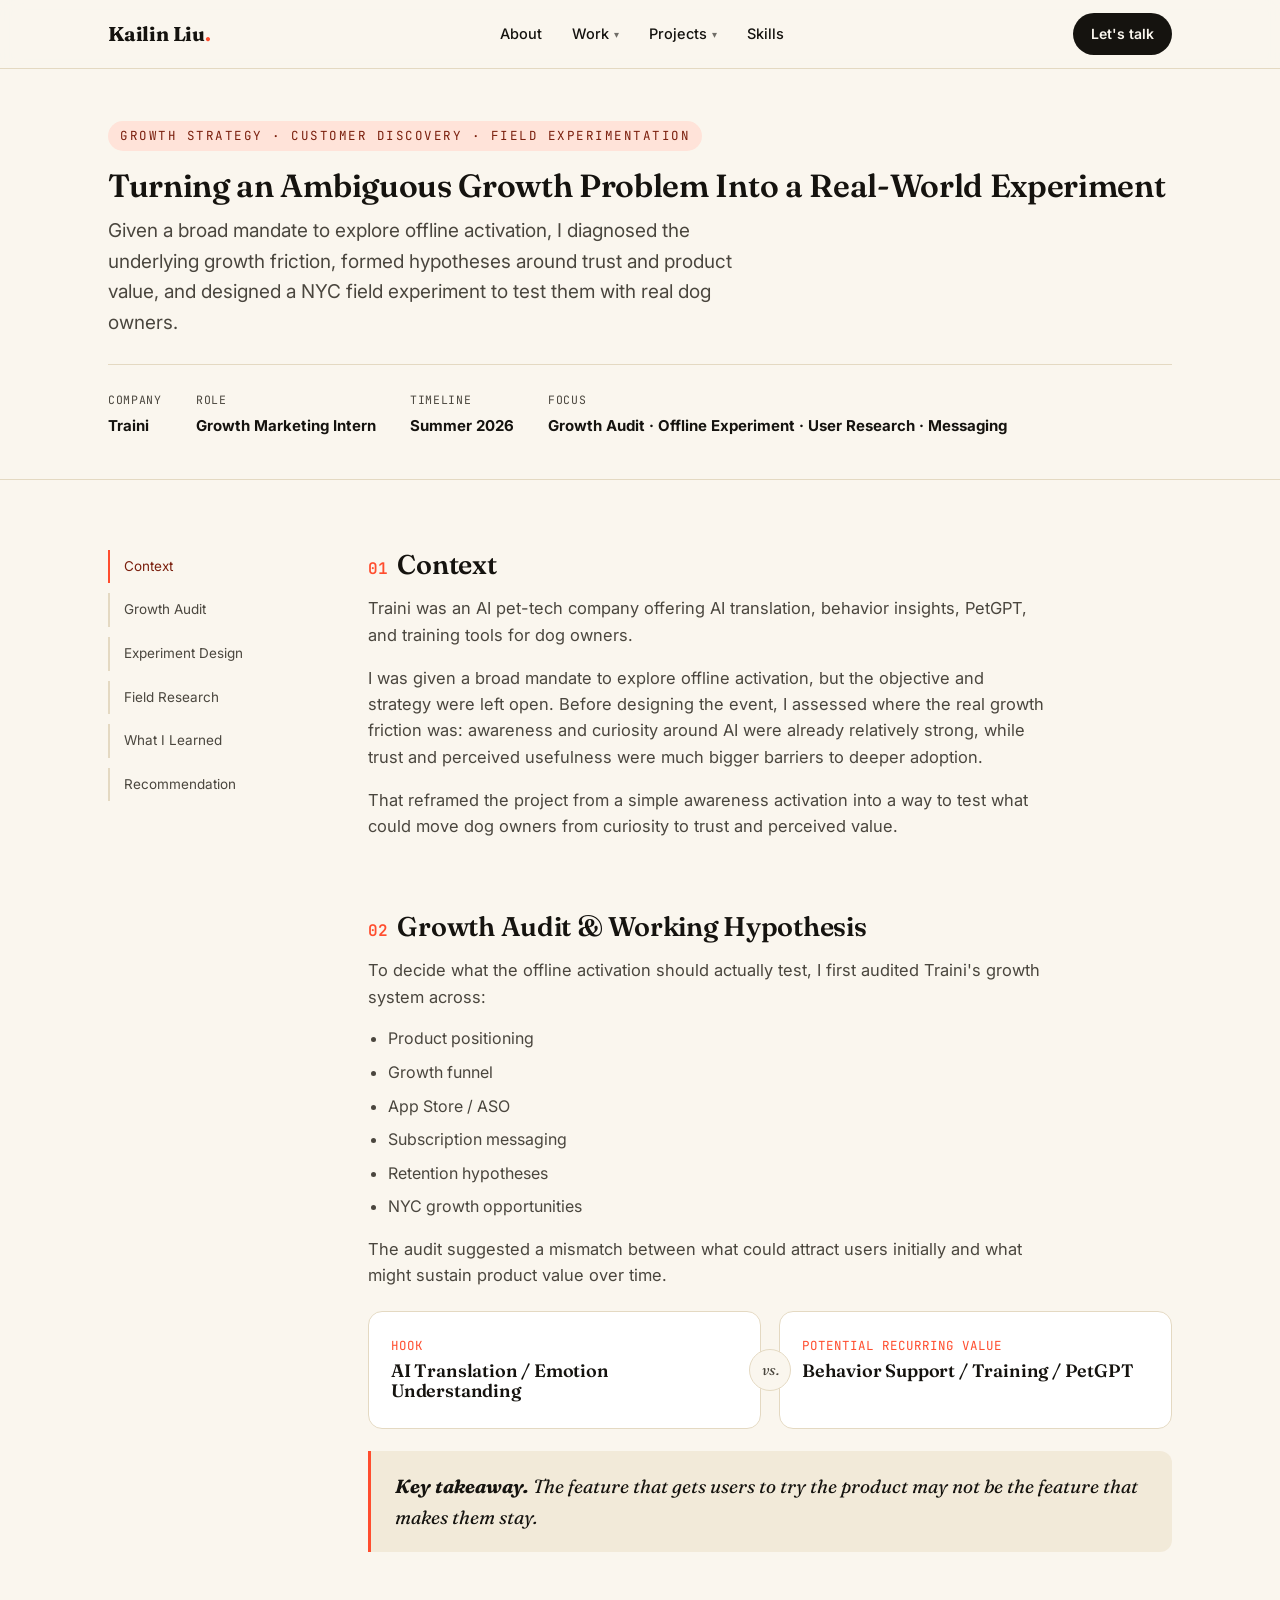
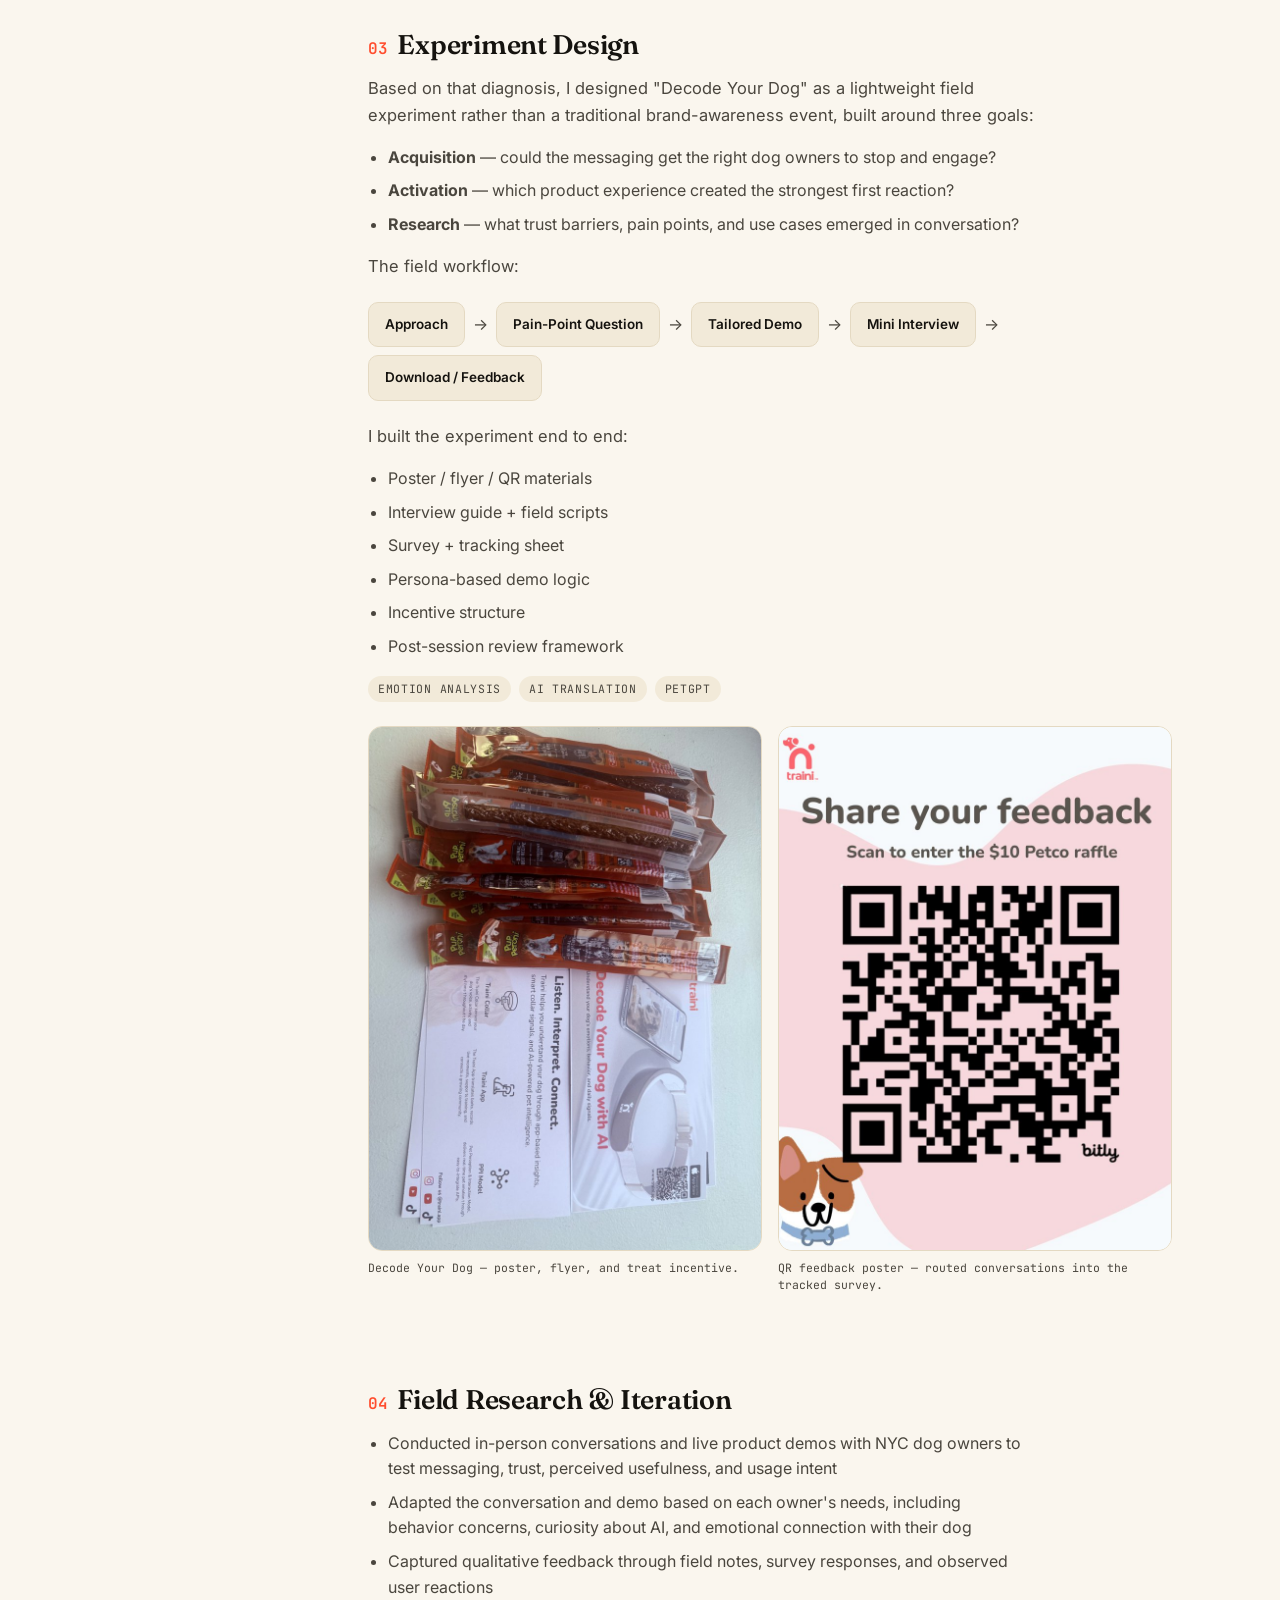
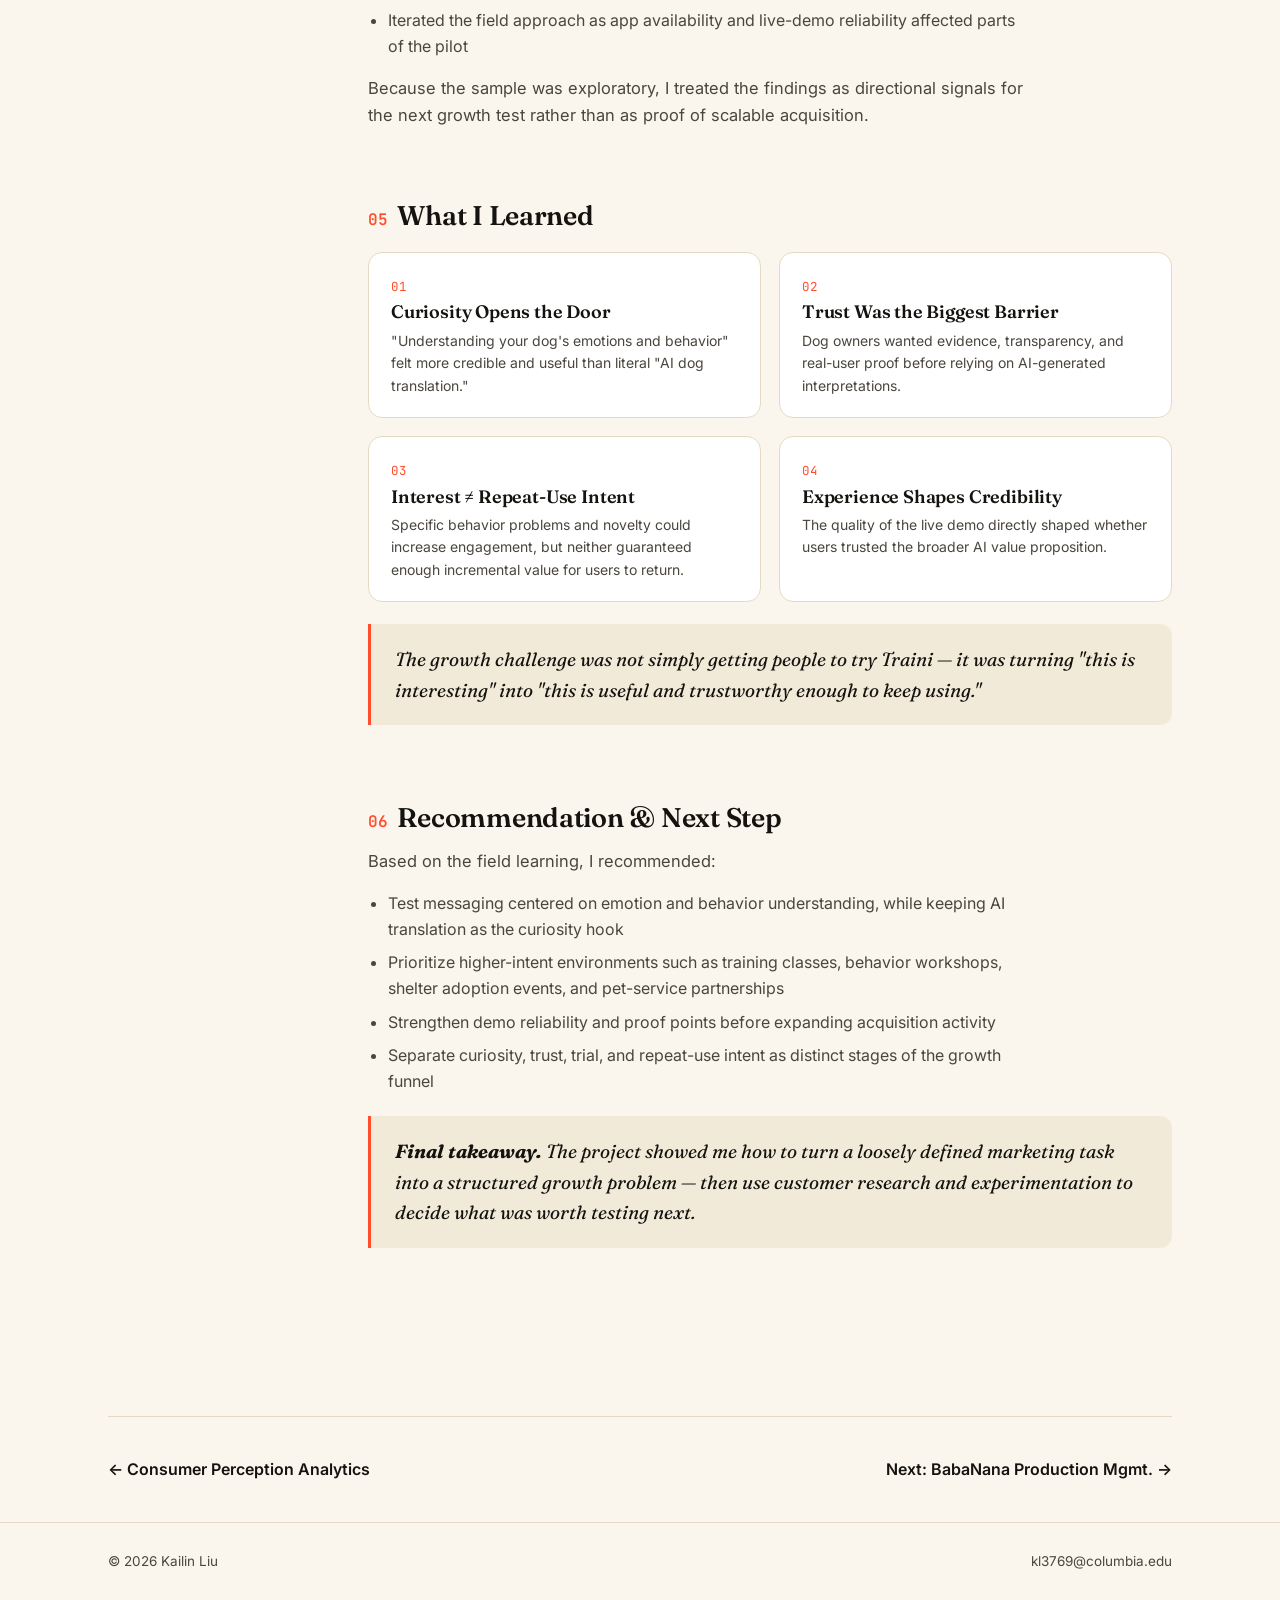
<file: projects/traini-growth-experiments.html>
<!DOCTYPE html>
<html lang="en">
<head>
<meta charset="UTF-8">
<meta name="viewport" content="width=device-width, initial-scale=1.0">
<title>Traini Growth Experiments Case Study — Kailin Liu</title>
<link rel="stylesheet" href="../css/style.css">
</head>
<body>

<nav class="site-nav">
  <div class="wrap">
    <a href="../index.html" class="logo">Kailin Liu<span>.</span></a>
    <div class="nav-links">
      <a href="../about.html">About</a>
      <div class="nav-item">
        <a href="../index.html#work">Work <span class="caret">▾</span></a>
        <div class="dropdown">
          <a href="../case-studies/xiaohongshu-growth.html">MoreAhead — RedNote Growth Marketing</a>
          <a href="../case-studies/loudme-kol.html">CocoSoft Technology — AI Influencer Marketing &amp; Strategy</a>
          <a href="../case-studies/cardlo-global-marketing.html">Cardlo Biotechnology — Global B2B Marketing</a>
          <a href="../case-studies/raveival.html">Raveival — Market Research &amp; Validation</a>
        </div>
      </div>
      <div class="nav-item">
        <a href="../index.html#projects">Projects <span class="caret">▾</span></a>
        <div class="dropdown">
          <a href="fragrance-analytics.html">Consumer Perception Analytics</a>
          <a href="traini-growth-experiments.html">Traini Growth Experiments</a>
          <a href="babanana.html">BabaNana Production Mgmt.</a>
          <a href="lumina-self-reflection.html">Lumina — AI Self-Reflection App</a>
          <a href="ai-travel-app.html">AI Travel App</a>
        </div>
      </div>
      <a href="../skills.html">Skills</a>
    </div>
    <a href="../index.html#contact" class="nav-cta">Let's talk</a>
  </div>
</nav>

<header class="cs-hero">
  <div class="wrap">
    <span class="eyebrow">Growth Strategy · Customer Discovery · Field Experimentation</span>
    <h1>Turning an Ambiguous Growth Problem Into a Real-World Experiment</h1>
    <p class="hero-lede">Given a broad mandate to explore offline activation, I diagnosed the underlying growth friction, formed hypotheses around trust and product value, and designed a NYC field experiment to test them with real dog owners.</p>
    <div class="cs-meta">
      <div><span>Company</span><b>Traini</b></div>
      <div><span>Role</span><b>Growth Marketing Intern</b></div>
      <div><span>Timeline</span><b>Summer 2026</b></div>
      <div><span>Focus</span><b>Growth Audit · Offline Experiment · User Research · Messaging</b></div>
    </div>
  </div>
</header>

<div class="cs-body">
  <div class="wrap cs-layout">

    <nav class="cs-toc">
      <a href="#context">Context</a>
      <a href="#audit">Growth Audit</a>
      <a href="#design">Experiment Design</a>
      <a href="#field">Field Research</a>
      <a href="#learned">What I Learned</a>
      <a href="#next">Recommendation</a>
    </nav>

    <div class="cs-content">

      <section id="context">
        <h2><span class="num">01</span>Context</h2>
        <p>Traini was an AI pet-tech company offering AI translation, behavior insights, PetGPT, and training tools for dog owners.</p>
        <p>I was given a broad mandate to explore offline activation, but the objective and strategy were left open. Before designing the event, I assessed where the real growth friction was: awareness and curiosity around AI were already relatively strong, while trust and perceived usefulness were much bigger barriers to deeper adoption.</p>
        <p>That reframed the project from a simple awareness activation into a way to test what could move dog owners from curiosity to trust and perceived value.</p>
      </section>

      <section id="audit">
        <h2><span class="num">02</span>Growth Audit &amp; Working Hypothesis</h2>
        <p>To decide what the offline activation should actually test, I first audited Traini's growth system across:</p>
        <ul>
          <li>Product positioning</li>
          <li>Growth funnel</li>
          <li>App Store / ASO</li>
          <li>Subscription messaging</li>
          <li>Retention hypotheses</li>
          <li>NYC growth opportunities</li>
        </ul>
        <p>The audit suggested a mismatch between what could attract users initially and what might sustain product value over time.</p>
        <div style="position:relative;">
          <div class="cs-pillars" style="grid-template-columns:1fr 1fr;">
            <div class="cs-pillar">
              <span class="pillar-num">HOOK</span>
              <h4>AI Translation / Emotion Understanding</h4>
            </div>
            <div class="cs-pillar">
              <span class="pillar-num">POTENTIAL RECURRING VALUE</span>
              <h4>Behavior Support / Training / PetGPT</h4>
            </div>
          </div>
          <div style="position:absolute; top:50%; left:50%; transform:translate(-50%,-50%); width:42px; height:42px; border-radius:100px; background:var(--paper); border:1px solid var(--line); display:flex; align-items:center; justify-content:center; font-family:var(--font-display); font-style:italic; font-size:15px; color:var(--ink-soft); z-index:2;">vs.</div>
        </div>
        <div class="cs-callout"><b>Key takeaway.</b> The feature that gets users to try the product may not be the feature that makes them stay.</div>
      </section>

      <section id="design">
        <h2><span class="num">03</span>Experiment Design</h2>
        <p>Based on that diagnosis, I designed "Decode Your Dog" as a lightweight field experiment rather than a traditional brand-awareness event, built around three goals:</p>
        <ul>
          <li><b>Acquisition</b> — could the messaging get the right dog owners to stop and engage?</li>
          <li><b>Activation</b> — which product experience created the strongest first reaction?</li>
          <li><b>Research</b> — what trust barriers, pain points, and use cases emerged in conversation?</li>
        </ul>
        <p>The field workflow:</p>
        <div class="cs-flow">
          <div class="cs-flow-step">Approach</div><span class="cs-flow-arrow">→</span>
          <div class="cs-flow-step">Pain-Point Question</div><span class="cs-flow-arrow">→</span>
          <div class="cs-flow-step">Tailored Demo</div><span class="cs-flow-arrow">→</span>
          <div class="cs-flow-step">Mini Interview</div><span class="cs-flow-arrow">→</span>
          <div class="cs-flow-step">Download / Feedback</div>
        </div>
        <p>I built the experiment end to end:</p>
        <ul>
          <li>Poster / flyer / QR materials</li>
          <li>Interview guide + field scripts</li>
          <li>Survey + tracking sheet</li>
          <li>Persona-based demo logic</li>
          <li>Incentive structure</li>
          <li>Post-session review framework</li>
        </ul>
        <div style="display:flex; gap:8px; flex-wrap:wrap; margin:6px 0 22px;">
          <span class="tag">Emotion Analysis</span><span class="tag">AI Translation</span><span class="tag">PetGPT</span>
        </div>
        <div class="cs-img-row" style="grid-template-columns:1fr 1fr;">
          <figure class="real-fig">
            <img src="../assets/traini/popup-materials-photo.jpg" alt="Prepped 'Decode Your Dog with AI' flyers and treat incentive, ready for the NYC field pilot">
            <p class="img-caption">Decode Your Dog — poster, flyer, and treat incentive.</p>
          </figure>
          <figure class="real-fig">
            <img src="../assets/traini/qr-feedback-poster.jpg" alt="QR code poster reading 'Share your feedback, scan to enter the $10 Petco raffle' with the Traini logo">
            <p class="img-caption">QR feedback poster — routed conversations into the tracked survey.</p>
          </figure>
        </div>
      </section>

      <section id="field">
        <h2><span class="num">04</span>Field Research &amp; Iteration</h2>
        <ul>
          <li>Conducted in-person conversations and live product demos with NYC dog owners to test messaging, trust, perceived usefulness, and usage intent</li>
          <li>Adapted the conversation and demo based on each owner's needs, including behavior concerns, curiosity about AI, and emotional connection with their dog</li>
          <li>Captured qualitative feedback through field notes, survey responses, and observed user reactions</li>
          <li>Iterated the field approach as app availability and live-demo reliability affected parts of the pilot</li>
        </ul>
        <p>Because the sample was exploratory, I treated the findings as directional signals for the next growth test rather than as proof of scalable acquisition.</p>
      </section>

      <section id="learned">
        <h2><span class="num">05</span>What I Learned</h2>
        <div class="cs-pillars" style="grid-template-columns:1fr 1fr;">
          <div class="cs-pillar">
            <span class="pillar-num">01</span>
            <h4>Curiosity Opens the Door</h4>
            <p style="margin-bottom:0;">"Understanding your dog's emotions and behavior" felt more credible and useful than literal "AI dog translation."</p>
          </div>
          <div class="cs-pillar">
            <span class="pillar-num">02</span>
            <h4>Trust Was the Biggest Barrier</h4>
            <p style="margin-bottom:0;">Dog owners wanted evidence, transparency, and real-user proof before relying on AI-generated interpretations.</p>
          </div>
          <div class="cs-pillar">
            <span class="pillar-num">03</span>
            <h4>Interest ≠ Repeat-Use Intent</h4>
            <p style="margin-bottom:0;">Specific behavior problems and novelty could increase engagement, but neither guaranteed enough incremental value for users to return.</p>
          </div>
          <div class="cs-pillar">
            <span class="pillar-num">04</span>
            <h4>Experience Shapes Credibility</h4>
            <p style="margin-bottom:0;">The quality of the live demo directly shaped whether users trusted the broader AI value proposition.</p>
          </div>
        </div>
        <div class="cs-callout">The growth challenge was not simply getting people to try Traini — it was turning "this is interesting" into "this is useful and trustworthy enough to keep using."</div>
      </section>

      <section id="next">
        <h2><span class="num">06</span>Recommendation &amp; Next Step</h2>
        <p>Based on the field learning, I recommended:</p>
        <ul>
          <li>Test messaging centered on emotion and behavior understanding, while keeping AI translation as the curiosity hook</li>
          <li>Prioritize higher-intent environments such as training classes, behavior workshops, shelter adoption events, and pet-service partnerships</li>
          <li>Strengthen demo reliability and proof points before expanding acquisition activity</li>
          <li>Separate curiosity, trust, trial, and repeat-use intent as distinct stages of the growth funnel</li>
        </ul>
        <div class="cs-callout"><b>Final takeaway.</b> The project showed me how to turn a loosely defined marketing task into a structured growth problem — then use customer research and experimentation to decide what was worth testing next.</div>
      </section>

    </div>
  </div>
</div>

<div class="wrap">
  <div class="cs-nextprev">
    <a href="fragrance-analytics.html">← Consumer Perception Analytics</a>
    <a href="babanana.html">Next: BabaNana Production Mgmt. →</a>
  </div>
</div>

<footer style="margin-top:40px;">
  <div class="wrap">
    <span>© 2026 Kailin Liu</span>
    <a href="mailto:kl3769@columbia.edu">kl3769@columbia.edu</a>
  </div>
</footer>

<script src="../js/main.js"></script>
</body>
</html>
</file>
<file: css/style.css>
/* ==========================================================================
   Kailin Liu — Marketing Portfolio
   Design system: warm editorial base + one loud accent
   ========================================================================== */

@import url('https://fonts.googleapis.com/css2?family=Fraunces:ital,opsz,wght@0,9..144,300;0,9..144,500;0,9..144,600;0,9..144,700;1,9..144,500&family=Inter:wght@400;500;600;700;800&family=JetBrains+Mono:wght@400;500&display=swap');

:root{
  --ink: #15130f;
  --ink-soft: #4a463e;
  --paper: #faf6ee;
  --paper-raised: #f2ead9;
  --line: #e4d9c2;
  --accent: #ff4d2e;
  --accent-ink: #7a1f0d;
  --accent-soft: #ffe3d9;
  --teal: #2c6e64;
  --teal-soft: #dcece7;
  --gold: #c8912b;

  --font-display: 'Fraunces', Georgia, 'Times New Roman', serif;
  --font-body: 'Inter', -apple-system, BlinkMacSystemFont, sans-serif;
  --font-mono: 'JetBrains Mono', ui-monospace, monospace;

  --max: 1120px;
  --radius: 14px;
}

*,*::before,*::after{ box-sizing: border-box; }
html{ scroll-behavior: smooth; }
body{
  margin:0;
  background: var(--paper);
  color: var(--ink);
  font-family: var(--font-body);
  font-size: 16px;
  line-height: 1.6;
  -webkit-font-smoothing: antialiased;
}
img{ max-width:100%; display:block; }
a{ color: inherit; text-decoration: none; }
.wrap{ max-width: var(--max); margin: 0 auto; padding: 0 28px; }

h1,h2,h3,h4{ font-family: var(--font-display); font-weight: 600; margin: 0 0 .4em; line-height: 1.08; letter-spacing: -0.01em; }
p{ margin: 0 0 1em; }
.eyebrow{
  font-family: var(--font-mono);
  font-size: 12.5px;
  text-transform: uppercase;
  letter-spacing: .12em;
  color: var(--accent-ink);
  background: var(--accent-soft);
  display: inline-flex;
  align-items: center;
  gap: 8px;
  padding: 5px 12px;
  border-radius: 100px;
  margin-bottom: 18px;
}
.eyebrow.teal{ color: var(--teal); background: var(--teal-soft); }

/* ---------- nav ---------- */
.site-nav{
  position: sticky; top:0; z-index: 50;
  background: rgba(250,246,238,.86);
  backdrop-filter: blur(10px);
  border-bottom: 1px solid var(--line);
}
.site-nav .wrap{ display:flex; align-items:center; justify-content:space-between; height: 68px; }
.logo{ font-family: var(--font-display); font-weight: 700; font-size: 20px; letter-spacing: -.01em; }
.logo span{ color: var(--accent); }
.nav-links{ display:flex; gap: 30px; font-size: 14.5px; font-weight: 500; }
.nav-links > a{ position:relative; padding: 4px 0; }
.nav-links > a:hover{ color: var(--accent-ink); }

.nav-item{ position:relative; }
.nav-item > a{
  display:flex; align-items:center; gap: 5px;
  padding: 4px 0; cursor:pointer;
}
.nav-item > a:hover{ color: var(--accent-ink); }
.nav-item .caret{ font-size: 10px; transition: transform .15s ease; opacity: .6; }
.nav-item:hover .caret, .nav-item:focus-within .caret{ transform: rotate(180deg); }

.dropdown{
  position:absolute; top: calc(100% + 14px); left: 50%; transform: translateX(-50%);
  background: #fff; border: 1px solid var(--line); border-radius: 14px;
  box-shadow: 0 20px 40px -18px rgba(21,19,15,.28);
  padding: 8px; min-width: 240px;
  display:flex; flex-direction:column; gap: 2px;
  opacity: 0; visibility: hidden; transform: translateX(-50%) translateY(-6px);
  transition: opacity .16s ease, transform .16s ease, visibility .16s;
  z-index: 60;
}
.nav-item:hover .dropdown,
.nav-item:focus-within .dropdown{
  opacity: 1; visibility: visible; transform: translateX(-50%) translateY(0);
}
.dropdown::before{
  content:""; position:absolute; bottom:100%; left:50%; transform:translateX(-50%);
  border: 7px solid transparent; border-bottom-color: #fff;
  filter: drop-shadow(0 -2px 2px rgba(21,19,15,.06));
}
.dropdown a{
  display:block; padding: 10px 14px; border-radius: 8px;
  font-size: 13.5px; font-weight: 500; color: var(--ink); white-space: nowrap;
}
.dropdown a:hover{ background: var(--paper-raised); color: var(--accent-ink); }
.nav-cta{
  font-weight: 600; font-size: 14px;
  background: var(--ink); color: var(--paper);
  padding: 10px 18px; border-radius: 100px;
  transition: transform .15s ease, background .15s ease;
}
.nav-cta:hover{ background: var(--accent); transform: translateY(-1px); }
.nav-back{ font-family: var(--font-mono); font-size: 13px; color: var(--ink-soft); }
.nav-back:hover{ color: var(--accent-ink); }

/* ---------- buttons ---------- */
.btn{
  display:inline-flex; align-items:center; gap:8px;
  font-weight: 600; font-size: 15px;
  padding: 13px 24px; border-radius: 100px;
  border: 1.5px solid var(--ink);
  transition: transform .15s ease, background .15s ease, color .15s ease, border-color .15s ease;
}
.btn-primary{ background: var(--ink); color: var(--paper); }
.btn-primary:hover{ background: var(--accent); border-color: var(--accent); transform: translateY(-2px); }
.btn-ghost{ background: transparent; color: var(--ink); }
.btn-ghost:hover{ border-color: var(--accent-ink); color: var(--accent-ink); transform: translateY(-2px); }

/* ---------- hero ---------- */
.hero{ padding: 76px 0 64px; position: relative; overflow: hidden; }
.hero-grid{ display:grid; grid-template-columns: 1.3fr .9fr; gap: 56px; align-items:center; }
.hero h1{ font-size: clamp(38px, 5.4vw, 64px); }
.hero h1 em{ font-style: italic; color: var(--accent); }
.hero-lede{ font-size: 19px; color: var(--ink-soft); max-width: 52ch; }
.hero-cta-row{ display:flex; gap:14px; margin-top: 30px; flex-wrap: wrap; }
.hero-portrait{
  aspect-ratio: 4/5; border-radius: var(--radius);
  border: 1.5px solid var(--line);
  overflow: hidden; position:relative;
  background: linear-gradient(155deg, var(--paper-raised), var(--teal-soft));
}
.hero-portrait.real-fig img{ width:100%; height:100%; object-fit:cover; border:0; border-radius:0; object-position: center 22%; }
.hero-portrait .tag{
  position:absolute; bottom:16px; left:16px; right:16px;
  background: rgba(21,19,15,.82); color: var(--paper);
  font-family: var(--font-mono); font-size: 12px;
  padding: 10px 12px; border-radius: 10px;
}
.hero-stats{ display:flex; gap: 30px; margin-top: 46px; flex-wrap: wrap; }
.hero-stat b{ display:block; font-family: var(--font-display); font-size: 30px; }
.hero-stat span{ font-size: 13px; color: var(--ink-soft); }

/* ---------- placeholders ---------- */
.img-placeholder{
  --ph-a: var(--paper-raised); --ph-b: var(--teal-soft);
  background: repeating-linear-gradient(135deg, var(--ph-a), var(--ph-a) 10px, var(--ph-b) 10px, var(--ph-b) 20px);
  border: 1.5px dashed var(--line);
  border-radius: var(--radius);
  display:flex; align-items:flex-end;
  min-height: 180px;
  position: relative;
}
.img-placeholder .label{
  margin: 12px; padding: 8px 12px;
  background: var(--ink); color: var(--paper);
  font-family: var(--font-mono); font-size: 12px;
  border-radius: 8px; line-height: 1.4;
}

/* real photo/screenshot figures */
.real-fig{ margin:0; }
.real-fig img{
  width:100%; height:auto; object-fit: cover;
  border-radius: var(--radius);
  border: 1.5px solid var(--line);
  display:block;
}
.real-fig .img-caption{
  font-family: var(--font-mono); font-size: 11.5px; color: var(--ink-soft);
  margin-top: 8px; line-height: 1.5;
}
.real-fig .img-caption b{ color: var(--accent-ink); font-weight:600; }
.cs-hero-img.real-fig img{ width:100%; height:340px; object-fit: cover; }
.case-card .real-fig{ height:100%; }
.case-card .real-fig img{ width:100%; height:100%; border-radius:0; border:0; border-right:1px solid var(--line); }
.cs-img-row .real-fig img, .cover-tile img{ aspect-ratio: 3/4; object-fit: cover; }

/* ---------- sections ---------- */
section{ padding: 88px 0; }
.section-head{ max-width: 640px; margin-bottom: 48px; }
.section-head h2{ font-size: clamp(28px, 3.6vw, 40px); }
.section-head p{ color: var(--ink-soft); font-size: 17px; }
.divider{ border:0; border-top: 1px solid var(--line); }

/* about */
.about{ background: var(--paper-raised); }
.about-grid{ display:grid; grid-template-columns: .8fr 1.2fr; gap: 56px; }
.about-photo{ aspect-ratio: 1/1.1; }
.about-photo.real-fig img{ width:100%; height:100%; object-fit:cover; border-radius:var(--radius); }
.about-body p{ font-size: 17px; }
.edu-card{
  background: var(--paper); border:1px solid var(--line); border-radius: var(--radius);
  padding: 18px 20px; margin-top: 14px;
}
.edu-card b{ font-family: var(--font-display); font-size: 17px; }
.edu-card span{ display:block; font-size: 13.5px; color: var(--ink-soft); margin-top: 2px;}

/* case study cards */
.case-grid{ display:grid; grid-template-columns: repeat(2, 1fr); gap: 26px; }
.case-card{
  grid-column: span 2;
  display:grid; grid-template-columns: 1fr 1fr;
  gap: 0;
  background: #fff; border:1px solid var(--line); border-radius: 18px;
  overflow:hidden;
  transition: transform .2s ease, box-shadow .2s ease;
}
.case-card:hover{ transform: translateY(-4px); box-shadow: 0 18px 40px -18px rgba(21,19,15,.25); }
.case-card .img-placeholder{ min-height: 100%; border-radius:0; border:0; border-right: 1px solid var(--line); }
.case-card-body{ padding: 30px 32px; display:flex; flex-direction:column; }
.case-card-tags{ display:flex; gap:8px; flex-wrap:wrap; margin-bottom:14px; }
.tag{
  font-family: var(--font-mono); font-size: 11.5px; text-transform: uppercase; letter-spacing:.06em;
  padding: 4px 10px; border-radius: 100px; background: var(--paper-raised); color: var(--ink-soft);
}
.case-card h3{ font-size: 23px; }
.case-card .role{ font-size: 13.5px; color: var(--accent-ink); font-weight:600; margin-bottom: 10px; }
.case-card p{ color: var(--ink-soft); font-size: 15px; }
.case-metrics{ display:flex; gap:14px; margin: 16px 0 20px; flex-wrap:nowrap; }
.case-metrics div{ flex:1; min-width:0; }
.case-metrics div b{ display:block; font-family: var(--font-display); font-size: 22px; }
.case-metrics div span{ font-size: 12px; color: var(--ink-soft); }
.case-card-link{ margin-top:auto; font-weight:700; font-size:14.5px; display:inline-flex; align-items:center; gap:6px; }
.case-card-link .arrow{ transition: transform .15s ease; }
.case-card:hover .arrow{ transform: translateX(5px); }

.case-card.small{ grid-column: span 1; grid-template-columns: 1fr; }
.case-card.small .img-placeholder{ min-height: 150px; border-right:0; border-bottom:1px solid var(--line); }

/* projects (compact) */
.proj-grid{ display:grid; grid-template-columns: repeat(3, 1fr); gap: 22px; }
.proj-card{
  background: #fff; border:1px solid var(--line); border-radius: var(--radius);
  padding: 24px; display:flex; flex-direction:column; gap:10px;
  transition: transform .2s ease, box-shadow .2s ease;
}
.proj-card:hover{ transform: translateY(-4px); box-shadow: 0 18px 40px -18px rgba(21,19,15,.25); }
.proj-card h4{ font-size: 18px; }
.proj-card p{ font-size: 14.5px; color: var(--ink-soft); margin-bottom: 0;}
.proj-card ul{ margin: 6px 0 0; padding-left: 18px; font-size: 13.5px; color: var(--ink-soft); }
.proj-card ul li{ margin-bottom: 4px; }
.proj-card .case-card-link{ margin-top:auto; padding-top: 6px; }

/* leadership */
.leader{ background: var(--ink); color: var(--paper); border-radius: 22px; padding: 48px; display:grid; grid-template-columns: .9fr 1.1fr; gap: 40px; align-items:center; }
.leader h2{ color:#fff; }
.leader .eyebrow{ background: rgba(255,255,255,.1); color: var(--paper); }
.leader p{ color: rgba(250,246,238,.75); }
.leader ul{ list-style:none; padding:0; margin: 18px 0 0; display:grid; gap:12px; }
.leader ul li{ padding-left: 24px; position:relative; font-size: 15px; color: rgba(250,246,238,.92); }
.leader ul li::before{ content:"—"; position:absolute; left:0; color: var(--accent); }
.leader-img{ aspect-ratio: 4/3; border-radius: 16px; }
.leader-img.real-fig img{ width:100%; height:100%; object-fit:cover; border-radius:16px; border:0; object-position: center 22%; }

/* skills */
.skills-grid{ display:grid; grid-template-columns: repeat(4,1fr); gap: 20px; }
.skill-col h4{ font-family: var(--font-mono); text-transform: uppercase; font-size: 12.5px; letter-spacing: .08em; color: var(--accent-ink); margin-bottom: 12px; }
.skill-col ul{ list-style:none; margin:0; padding:0; display:flex; flex-direction:column; gap:8px; }
.skill-col li{ font-size: 14.5px; padding-bottom:8px; border-bottom: 1px solid var(--line); }

/* contact / footer */
.contact{ text-align:center; }
.contact h2{ font-size: clamp(32px,5vw,54px); }
.contact-row{ display:flex; gap:16px; justify-content:center; margin-top: 26px; flex-wrap:wrap; }
footer{ border-top:1px solid var(--line); padding: 28px 0; }
footer .wrap{ display:flex; justify-content:space-between; align-items:center; font-size:13.5px; color: var(--ink-soft); flex-wrap:wrap; gap:10px; }

/* ---------- case study detail pages ---------- */
.cs-hero{ padding: 52px 0 40px; border-bottom: 1px solid var(--line); }
.cs-meta{ display:flex; gap: 34px; flex-wrap:wrap; margin-top: 26px; padding-top:26px; border-top:1px solid var(--line); }
.cs-meta div span{ display:block; font-family: var(--font-mono); font-size: 11.5px; text-transform:uppercase; letter-spacing:.06em; color: var(--ink-soft); margin-bottom:4px; }
.cs-meta div b{ font-size: 15px; }
.cs-hero-img{ margin-top: 36px; min-height: 340px; }

.cs-stats-band{ background: var(--ink); color: var(--paper); padding: 40px 0; }
.cs-stats-band .wrap{ display:flex; justify-content:space-between; flex-wrap:wrap; gap:24px; }
.cs-stats-band div{ text-align:center; flex:1; min-width:140px; }
.cs-stats-band b{ display:block; font-family: var(--font-display); font-size: clamp(26px,3vw,38px); color: #fff; }
.cs-stats-band span{ font-size: 12.5px; color: rgba(250,246,238,.65); }

.cs-body{ padding: 70px 0; }
.cs-layout{ display:grid; grid-template-columns: 200px 1fr; gap: 60px; }
.cs-toc{ position:sticky; top: 90px; align-self:start; display:flex; flex-direction:column; gap:10px; }
.cs-toc a{ font-size: 13.5px; color: var(--ink-soft); padding: 6px 0; border-left: 2px solid var(--line); padding-left: 14px; }
.cs-toc a:hover, .cs-toc a.active{ color: var(--accent-ink); border-left-color: var(--accent); }
.cs-content > section{ padding: 0 0 56px; }
.cs-content h2{ font-size: 27px; margin-bottom: .6em; }
.cs-content h2 .num{ font-family: var(--font-mono); color: var(--accent); font-size: 16px; margin-right: 10px; }
.cs-content p{ font-size: 16.5px; color: var(--ink-soft); max-width: 68ch; }
.cs-content ul{ color: var(--ink-soft); font-size: 16px; max-width: 66ch; padding-left: 20px; }
.cs-content ul li{ margin-bottom: 8px; }
.cs-content ul li ul{ margin: 8px 0 0; font-size: 14.5px; max-width: none; }
.cs-content ul li ul li{ margin-bottom: 5px; }
.cs-callout{
  background: var(--paper-raised); border-left: 3px solid var(--accent);
  border-radius: 0 12px 12px 0; padding: 20px 24px; margin: 22px 0;
  font-family: var(--font-display); font-size: 19px; font-style: italic;
}
.cs-two-col{ display:grid; grid-template-columns: 1fr 1fr; gap: 24px; margin: 24px 0; }
.cs-data-table{ width:100%; border-collapse: collapse; margin: 20px 0; font-size: 14.5px; }
.cs-data-table th, .cs-data-table td{ text-align:left; padding: 10px 14px; border-bottom: 1px solid var(--line); }
.cs-data-table th{ font-family: var(--font-mono); text-transform:uppercase; font-size:11.5px; letter-spacing:.05em; color: var(--ink-soft); }
.cs-img-row{ display:grid; grid-template-columns: repeat(3,1fr); gap: 16px; margin: 24px 0; }
.cs-img-row .img-placeholder{ min-height: 200px; }
.honest-note{
  display:flex; gap:12px; align-items:flex-start;
  background: var(--teal-soft); border-radius: 12px; padding: 16px 20px; margin: 22px 0;
}
.honest-note b{ color: var(--teal); }
.cs-nextprev{ display:flex; justify-content:space-between; padding-top: 40px; border-top:1px solid var(--line); margin-top: 20px; }
.cs-nextprev a{ font-weight:600; }

/* horizontal flow / funnel / process diagram */
.cs-flow{ display:flex; align-items:center; flex-wrap:wrap; gap:8px; margin: 22px 0; }
.cs-flow-step{
  background: var(--paper-raised); border:1px solid var(--line); border-radius: 10px;
  padding: 11px 16px; font-size: 13.5px; font-weight:600; color: var(--ink); white-space:nowrap;
}
.cs-flow-arrow{ color: var(--ink-soft); font-size: 16px; flex-shrink:0; }

/* content pillar cards */
.cs-pillars{ display:grid; grid-template-columns: repeat(3, 1fr); gap: 18px; margin: 22px 0; }
.cs-pillar{ background:#fff; border:1px solid var(--line); border-radius: 14px; padding: 20px 22px; }
.cs-pillar .pillar-num{ font-family: var(--font-mono); color: var(--accent); font-size: 12.5px; }
.cs-pillar h4{ font-family: var(--font-display); font-size: 18px; margin: 4px 0 8px; }
.cs-pillar p{ font-size: 14px; color: var(--ink-soft); margin-bottom: 10px; }
.cs-pillar .examples{ display:flex; flex-direction:column; gap:4px; }
.cs-pillar .examples span{ font-family: var(--font-mono); font-size: 12px; color: var(--accent-ink); background: var(--accent-soft); padding: 4px 9px; border-radius: 100px; display:inline-block; width:fit-content; }

/* example highlight box */
.cs-example{ background: var(--teal-soft); border-radius: 14px; padding: 20px 24px; margin: 22px 0; }
.cs-example h4{ font-family: var(--font-mono); text-transform:uppercase; font-size: 12px; letter-spacing:.06em; color: var(--teal); margin: 0 0 10px; }
.cs-example p{ color: var(--ink); }
.cs-example .tag-row{ display:flex; gap:8px; flex-wrap:wrap; margin: 12px 0; }

/* results section: grouped metric cards */
.results-groups{ display:flex; flex-direction:column; gap: 30px; margin: 24px 0 8px; }
.results-group-label{
  font-family: var(--font-mono); font-size: 12px; text-transform:uppercase; letter-spacing:.08em;
  color: var(--teal); margin-bottom: 14px; padding-bottom: 8px; border-bottom: 1px solid var(--line);
}
.results-metrics{ display:flex; gap: 34px; flex-wrap:wrap; }
.results-metric b{ display:block; font-family: var(--font-display); font-size: 32px; color: var(--ink); line-height:1; }
.results-metric span{ font-size: 12.5px; color: var(--ink-soft); }

@media (max-width: 700px){
  .cs-pillars{ grid-template-columns: 1fr; }
}

/* Kanoa Trip app screens (real exports) */
.kanoa-row{ display:flex; gap:24px; flex-wrap:wrap; justify-content:center; margin:28px 0; }
.kanoa-phone{
  width:240px; margin:0; flex-shrink:0;
}
.kanoa-phone.small{ width:190px; }
.kanoa-phone img{
  width:100%; display:block; border-radius:20px;
  border:1px solid var(--line); box-shadow:0 20px 40px -20px rgba(30,15,15,.35);
}
.kanoa-caption{ text-align:center; font-family:var(--font-mono); font-size:11px; color:var(--ink-soft); margin-top:10px; }

/* persona card */
.persona-card{
  margin: 28px 0; background:#fff; border:1.5px solid var(--line); border-radius: var(--radius);
  padding: 28px 30px;
}
.persona-head{ display:flex; align-items:center; gap:16px; margin-bottom:16px; }
.persona-avatar{
  width:56px; height:56px; border-radius:50%; flex-shrink:0;
  background: linear-gradient(155deg, var(--accent-soft), var(--teal-soft));
  color: var(--accent-ink); font-family: var(--font-display); font-weight:700; font-size:20px;
  display:flex; align-items:center; justify-content:center;
}
.persona-name{ font-family: var(--font-display); font-size: 20px; font-weight:600; color: var(--ink); }
.persona-name span{ font-size:15px; font-weight:400; color: var(--ink-soft); }
.persona-meta{ font-family: var(--font-mono); font-size:12px; color: var(--ink-soft); margin-top:4px; }
.persona-quote{
  font-family: var(--font-display); font-style: italic; font-size: 18px;
  color: var(--accent-ink); border-left: 3px solid var(--accent); padding-left:16px; margin: 18px 0;
}
.persona-grid{ display:grid; grid-template-columns: 1fr 1fr; gap:24px; margin: 18px 0; }
.persona-grid h5, .persona-needs h5{
  font-family: var(--font-mono); text-transform:uppercase; font-size:11px; letter-spacing:.06em;
  color: var(--teal); margin: 0 0 8px;
}
.persona-grid ul{ margin:0; padding-left:18px; font-size:14px; color: var(--ink-soft); }
.persona-grid ul li{ margin-bottom:6px; }
.persona-needs{ background: var(--paper-raised); border-radius:10px; padding:14px 18px; margin-top:6px; }
.persona-needs p{ margin:0; font-size:14px; color: var(--ink-soft); }
.persona-source{ font-family: var(--font-mono); font-size:11px; color: var(--ink-soft); margin: 14px 0 0; }
@media (max-width: 640px){ .persona-grid{ grid-template-columns: 1fr; } }

/* ---------- responsive ---------- */
@media (max-width: 880px){
  .hero-grid, .about-grid, .leader{ grid-template-columns: 1fr; }
  .case-card, .case-card.small{ grid-column: span 2; grid-template-columns: 1fr; }
  .case-card .img-placeholder{ border-right:0; border-bottom:1px solid var(--line); min-height:220px;}
  .proj-grid{ grid-template-columns: 1fr; }
  .skills-grid{ grid-template-columns: repeat(2,1fr); }
  .nav-links{ display:none; }
  .cs-layout{ grid-template-columns: 1fr; }
  .cs-toc{ position:static; flex-direction:row; flex-wrap:wrap; }
  .cs-img-row{ grid-template-columns: 1fr; }
  .cs-two-col{ grid-template-columns: 1fr; }
  .cs-stats-band .wrap{ justify-content: flex-start; }
}
</file>
